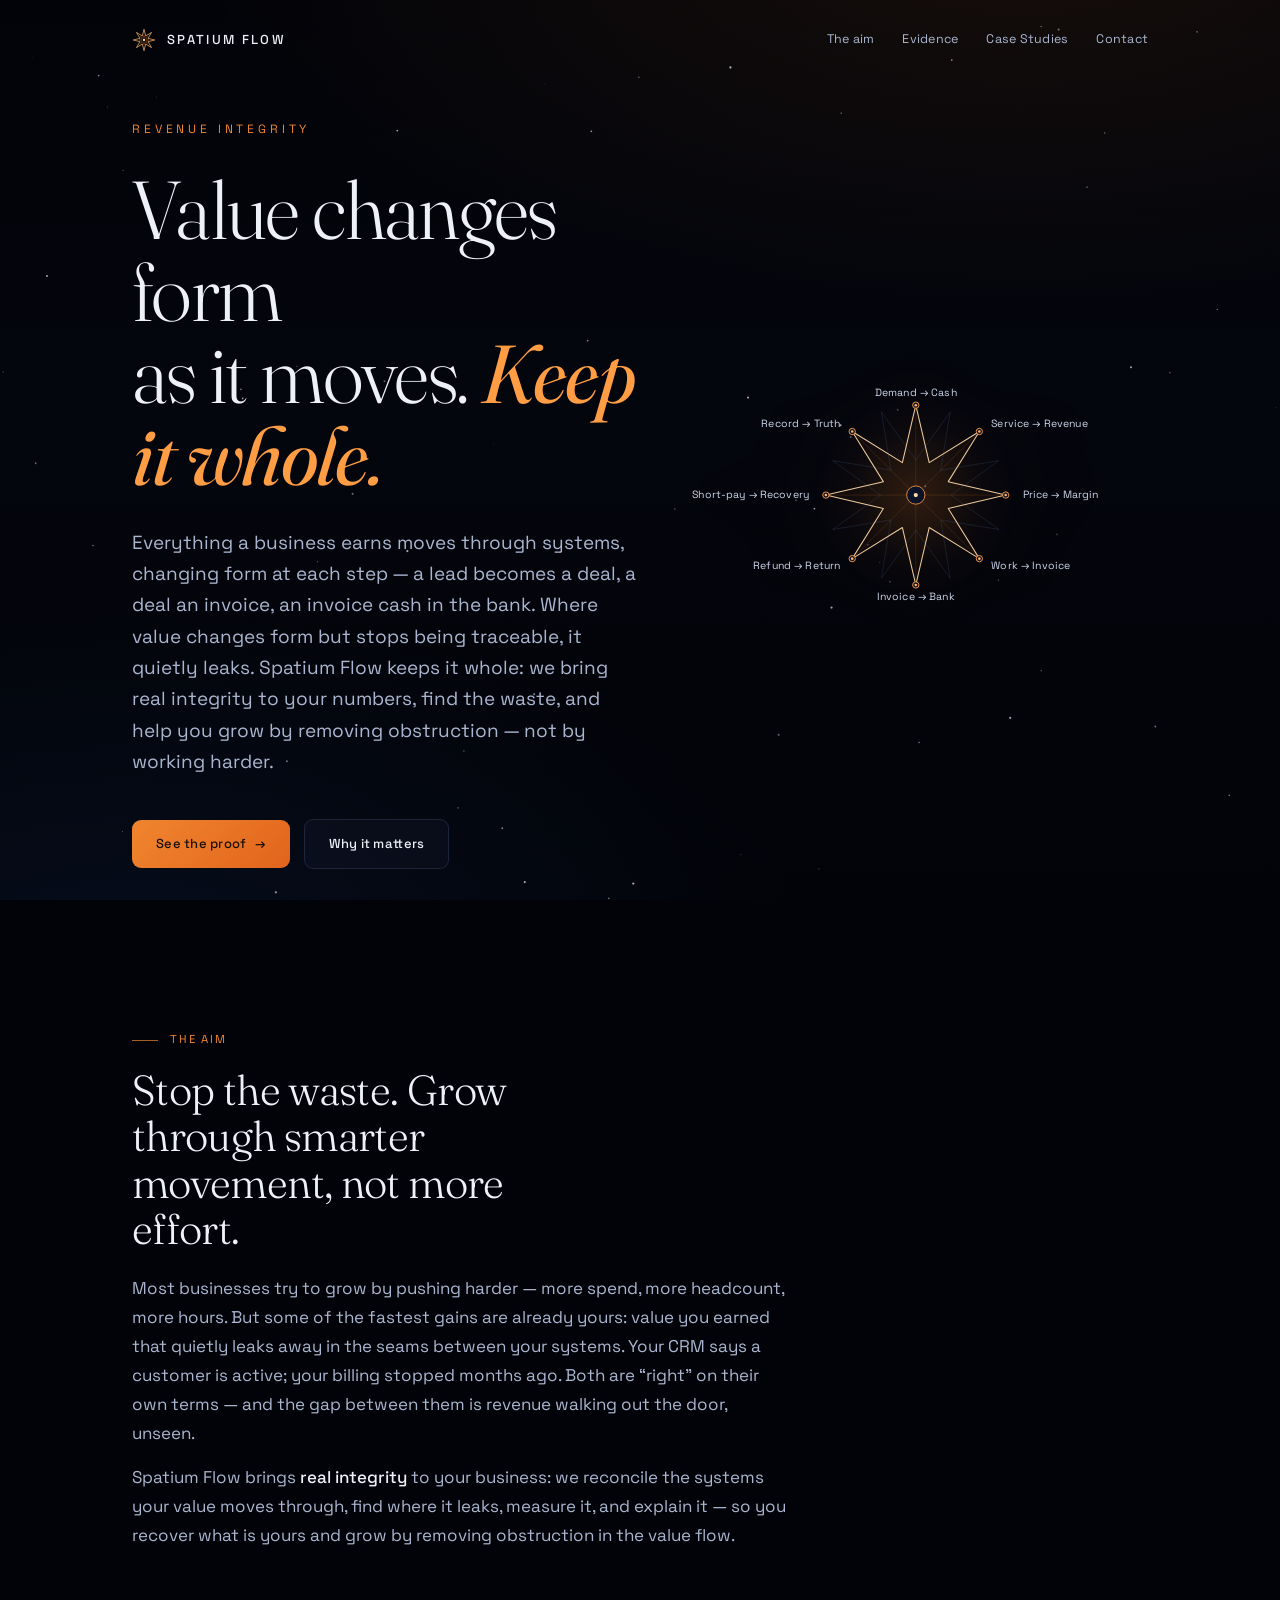
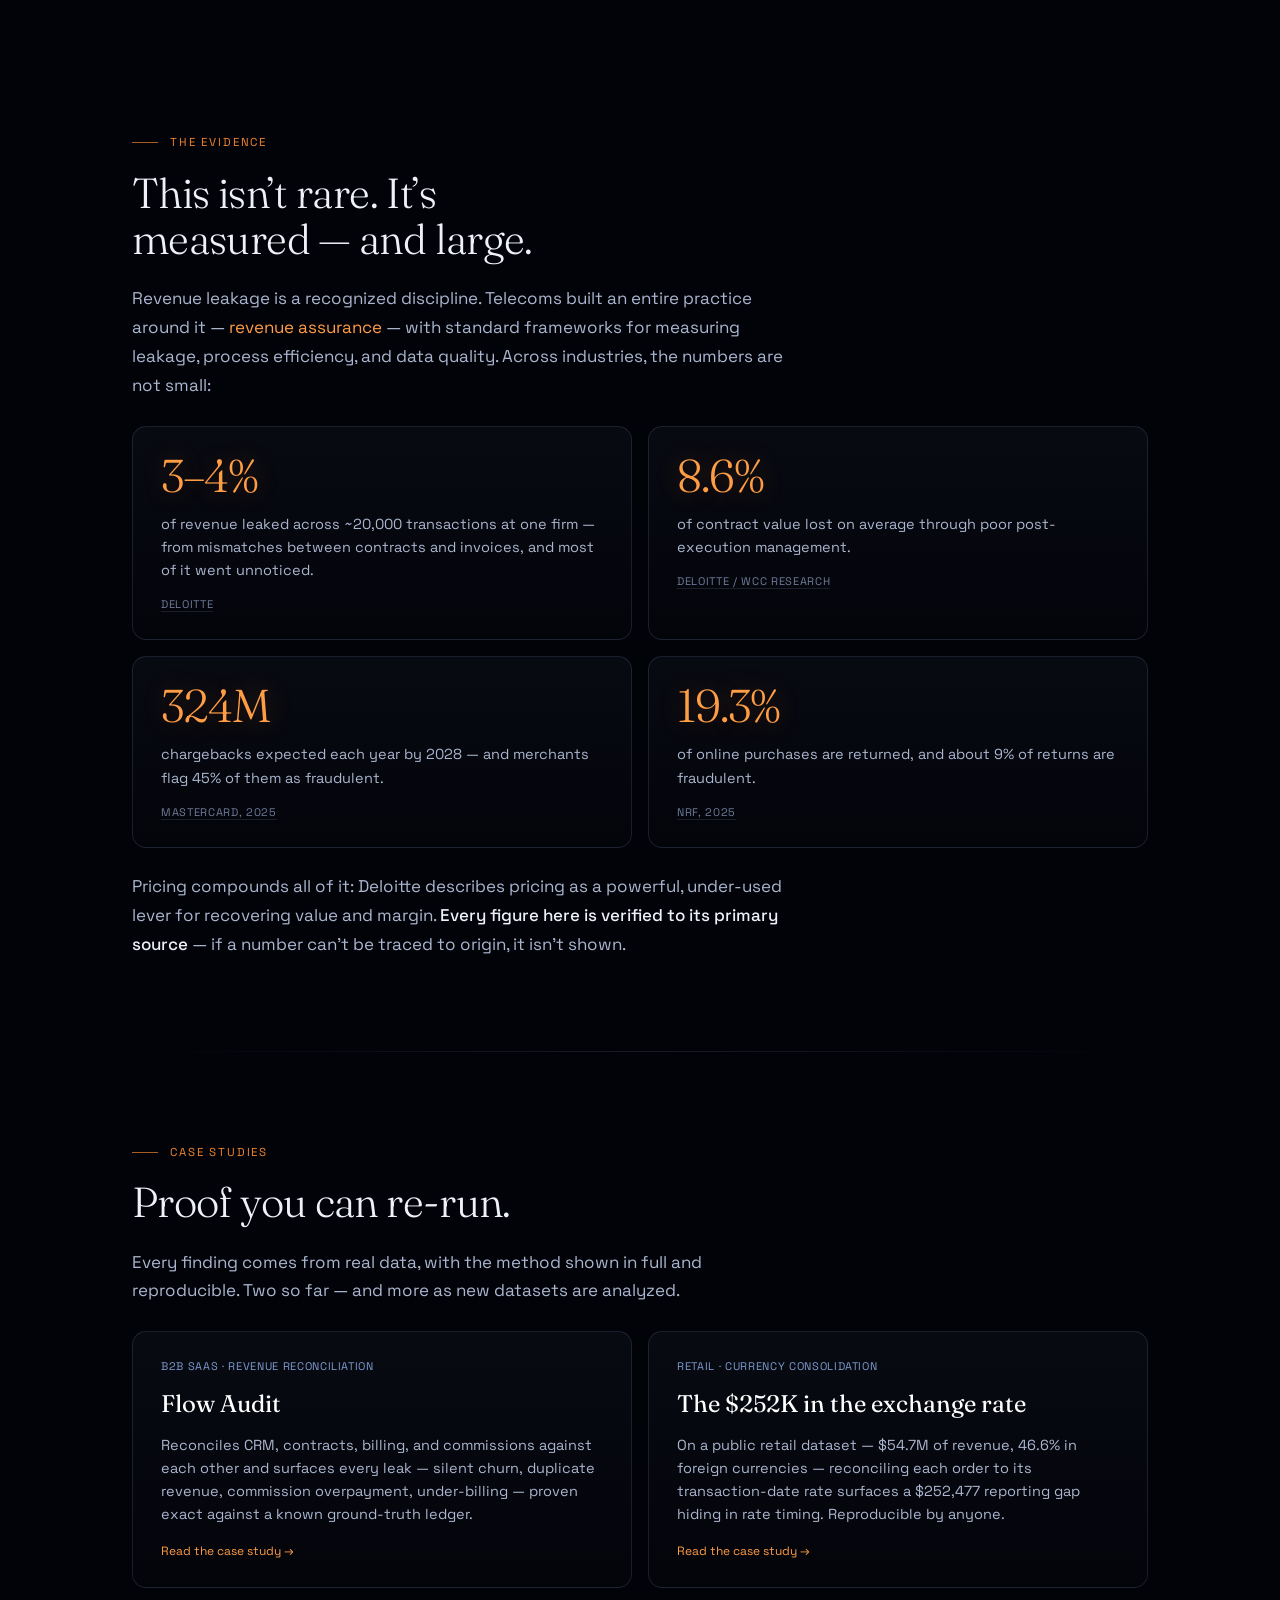
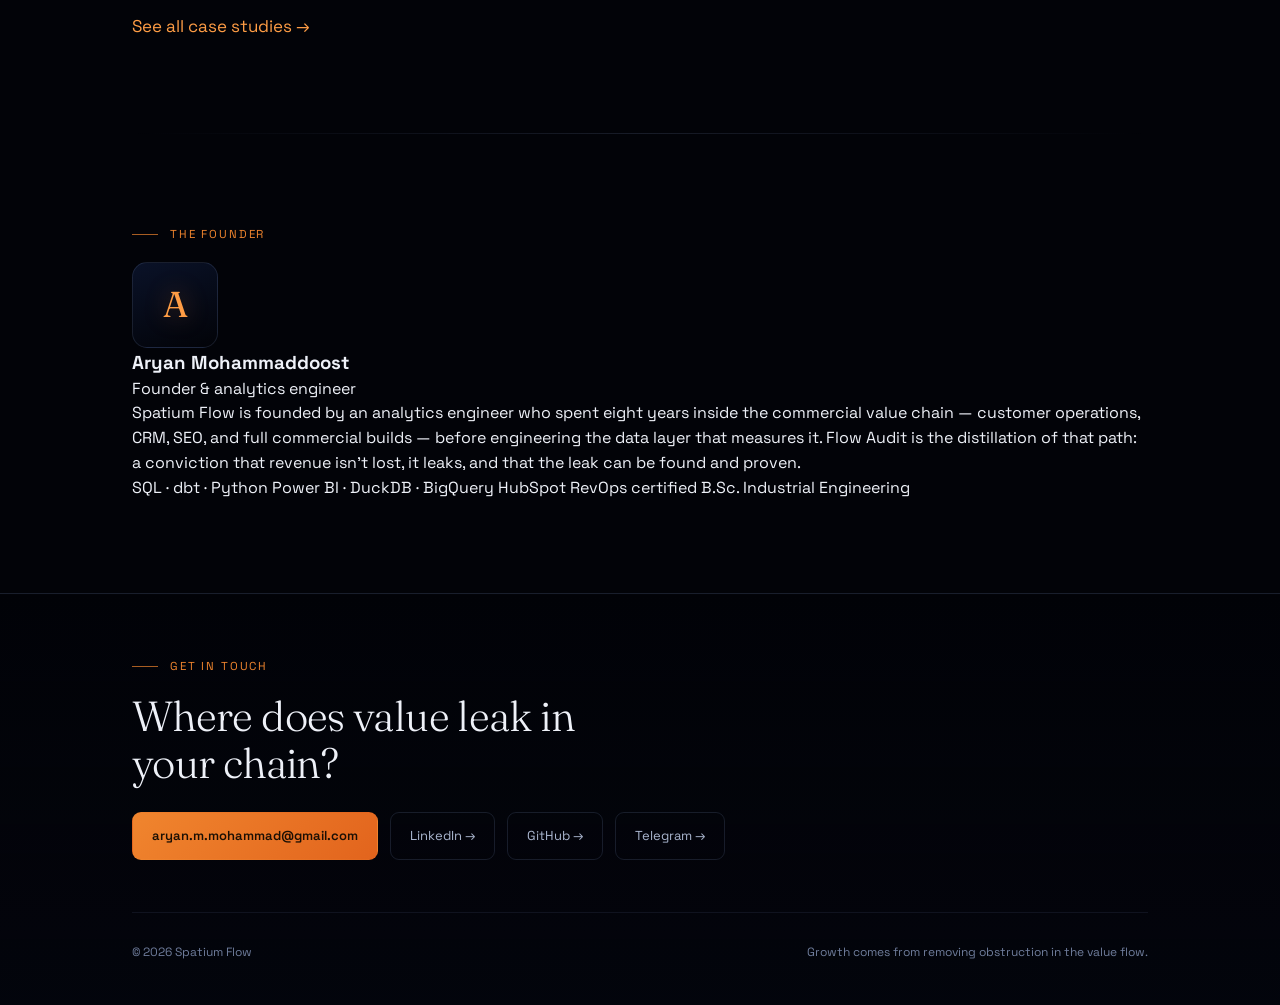
<file: docs/index.html>
<!DOCTYPE html>
<html lang="en">
<head>
<meta charset="utf-8">
<meta name="viewport" content="width=device-width, initial-scale=1">
<title>Spatium Flow — revenue integrity for the value chain</title>
<meta name="description" content="Spatium Flow brings real integrity to your business — reconciling the systems your value moves through to find, measure, and explain where revenue leaks, so you stop the waste and grow by removing obstruction.">
<link rel="icon" type="image/svg+xml" href="/favicon.svg">
<link rel="icon" type="image/png" sizes="32x32" href="/favicon-32.png">
<link rel="apple-touch-icon" href="/apple-touch-icon.png">
<link rel="preconnect" href="https://fonts.googleapis.com">
<link rel="preconnect" href="https://fonts.gstatic.com" crossorigin>
<link href="https://fonts.googleapis.com/css2?family=Fraunces:opsz,wght@9..144,300;9..144,400;9..144,500&family=Space+Grotesk:wght@400;500;600&display=swap" rel="stylesheet">
<style>
  :root{
    /* deep space */
    --void:#020308; --space:#04060d; --space-2:#070b1c; --deep:#0a1228;
    --blue:#1f4fa3; --blue-bright:#3a72d4; --blue-soft:#6f9be0;
    --orange:#f0852e; --orange-2:#ff9d45; --amber:#ffb869; --ember:#e2641d;
    --star:#eaf2ff; --paper:#eef1f8; --mist:#aab6cf; --faint:#6f7d9c;
    --line:rgba(140,160,210,.16); --line-2:rgba(140,160,210,.10);
    --mono:'Space Grotesk',ui-monospace,'Cascadia Mono',Menlo,monospace;
    --sans:'Space Grotesk',-apple-system,BlinkMacSystemFont,'Segoe UI',sans-serif;
    --serif:'Fraunces',Georgia,'Times New Roman',serif;
  }
  *{box-sizing:border-box;margin:0;padding:0}
  html{scroll-behavior:smooth}
  body{background:var(--void);color:var(--paper);font-family:var(--sans);font-size:16px;line-height:1.55;-webkit-font-smoothing:antialiased;overflow-x:hidden}
  .wrap{max-width:1080px;margin:0 auto;padding:0 32px;position:relative}
  a{color:inherit}
  ::selection{background:var(--orange);color:var(--void)}

  /* fixed starfield behind everything */
  #sky{position:fixed;inset:0;z-index:0;display:block;background:
    radial-gradient(120% 80% at 80% -10%, rgba(240,133,46,.09), transparent 55%),
    radial-gradient(90% 70% at 10% 110%, rgba(31,79,163,.14), transparent 60%),
    linear-gradient(180deg,#020308 0%,#04060d 45%,#020308 100%)}
  .page{position:relative;z-index:1}

  /* top bar */
  .bar{position:absolute;top:0;left:0;right:0;z-index:10}
  .bar .wrap{display:flex;align-items:center;justify-content:space-between;padding-top:28px}
  .brand{display:flex;align-items:center;gap:11px;font-family:var(--mono);font-size:13px;letter-spacing:.18em;color:var(--paper);text-decoration:none;font-weight:500}
  .brand .mark{width:24px;height:24px;flex:none}
  .bar nav{display:flex;gap:28px;font-family:var(--mono);font-size:12.5px;color:var(--mist);letter-spacing:.02em}
  .bar nav a{text-decoration:none;transition:color .18s}
  .bar nav a:hover{color:var(--orange-2)}
  @media(max-width:660px){.bar nav{display:none}}

  /* hero */
  
  .eyebrow{font-family:var(--mono);font-size:12px;letter-spacing:.32em;text-transform:uppercase;color:var(--orange);margin-bottom:30px;opacity:0;animation:rise .9s .1s ease forwards}
  h1{font-family:var(--serif);font-weight:300;font-size:clamp(38px,7vw,82px);line-height:1.0;letter-spacing:-.02em;max-width:15ch;margin-bottom:30px;text-shadow:none}
  h1 .ln{display:block;opacity:0;animation:rise 1s ease forwards}
  h1 .ln:nth-child(1){animation-delay:.18s}
  h1 .ln:nth-child(2){animation-delay:.34s}
  h1 em{font-style:italic;font-weight:400;color:var(--orange-2)}
  .sub{font-size:clamp(16px,2.1vw,19px);color:var(--mist);max-width:50ch;line-height:1.65;margin-bottom:42px;opacity:0;animation:rise 1s .5s ease forwards}
  .cta-row{display:flex;flex-wrap:wrap;gap:14px;align-items:center;opacity:0;animation:rise 1s .66s ease forwards}
  .btn{font-family:var(--mono);font-size:13px;letter-spacing:.02em;font-weight:500;text-decoration:none;padding:14px 24px;border-radius:9px;transition:transform .16s,box-shadow .16s,background .16s,border-color .16s;display:inline-flex;align-items:center;gap:9px}
  .btn-primary{background:linear-gradient(135deg,var(--orange),var(--ember));color:#1a0f04;box-shadow:0 0 0 rgba(240,133,46,0)}
  .btn-primary:hover{transform:translateY(-2px);box-shadow:0 14px 40px -10px rgba(240,133,46,.6)}
  .btn-ghost{border:1px solid var(--line);color:var(--paper);background:rgba(140,160,210,.04)}
  .btn-ghost:hover{border-color:var(--blue-soft);color:#fff}
  .btn .ar{transition:transform .16s}.btn:hover .ar{transform:translateX(3px)}
  @keyframes rise{from{opacity:0;transform:translateY(16px)}to{opacity:1;transform:none}}

  /* the SIGNATURE rift — two systems, a glowing orange rift in deep space */
  @media(max-width:560px){.iv{grid-template-columns:1fr;max-width:340px;gap:12px}.iv .between{height:34px}.iv .between::before{left:50%;right:auto;top:8px;bottom:8px;width:1px;height:auto}}

  /* section shell */
  section{padding:92px 0;position:relative}
  .lab{font-family:var(--mono);font-size:11.5px;letter-spacing:.16em;text-transform:uppercase;color:var(--orange);margin-bottom:18px;display:flex;align-items:center;gap:12px}
  .lab::before{content:"";width:26px;height:1px;background:var(--orange);opacity:.7}
  h2{font-family:var(--serif);font-weight:300;font-size:clamp(27px,4vw,42px);line-height:1.1;letter-spacing:-.015em;max-width:18ch;margin-bottom:22px}
  .body-lg{font-size:17px;color:var(--mist);max-width:60ch;line-height:1.7}
  .body-lg strong{color:var(--paper);font-weight:500}
  .body-lg em{color:var(--orange-2);font-style:italic}

  /* stats / proof band */
  .proof{padding:54px 0 16px;position:relative}
  .proof-grid{display:grid;grid-template-columns:repeat(4,1fr);gap:24px;border-top:1px solid var(--line);border-bottom:1px solid var(--line);padding:40px 0}
  .pf{text-align:center}
  .pf .pv{font-family:var(--serif);font-weight:300;font-size:clamp(34px,5vw,52px);line-height:1;color:#fff;letter-spacing:-.02em;font-variant-numeric:tabular-nums}
  .pf .pv .c{color:var(--orange-2);font-size:.5em;vertical-align:.35em;margin-right:.04em}
  .pf .pv .u{color:var(--orange-2);font-size:.6em;vertical-align:.05em;margin-left:.02em}
  .pf .pl{font-family:var(--mono);font-size:11.5px;letter-spacing:.03em;color:var(--faint);margin-top:13px;line-height:1.5;text-transform:uppercase}
  .proof-note{text-align:center;font-family:var(--mono);font-size:12.5px;color:var(--mist);margin-top:22px}
  .proof-note a{color:var(--orange-2);text-decoration:none}
  .proof-note a:hover{text-decoration:underline}
  @media(max-width:680px){.proof-grid{grid-template-columns:1fr 1fr;gap:30px 18px;padding:32px 0}}
  .divider{height:1px;background:linear-gradient(90deg,transparent,var(--line),transparent)}

  /* thesis chain */
  .chain{display:flex;flex-wrap:wrap;gap:8px;margin-top:38px;align-items:center}
  .chain .step{font-family:var(--mono);font-size:11.5px;letter-spacing:.03em;text-transform:uppercase;color:var(--mist);border:1px solid var(--line);border-radius:7px;padding:9px 14px;background:rgba(140,160,210,.04)}
  .chain .arr{color:var(--orange);font-size:13px;opacity:.7}

  /* product */
  .pcard{display:grid;grid-template-columns:1.15fr .85fr;border:1px solid var(--line);border-radius:16px;overflow:hidden;background:linear-gradient(180deg,rgba(140,160,210,.05),rgba(140,160,210,.015))}
  .pcard .left{padding:40px 38px}
  .pcard .tag{font-family:var(--mono);font-size:11px;letter-spacing:.08em;text-transform:uppercase;color:var(--orange-2);margin-bottom:15px}
  .pcard h3{font-family:var(--serif);font-weight:400;font-size:32px;margin-bottom:15px;color:#fff}
  .pcard p{font-size:15px;color:var(--mist);line-height:1.65;margin-bottom:28px;max-width:46ch}
  .pcard .right{border-left:1px solid var(--line);padding:34px 32px;display:flex;flex-direction:column;justify-content:center;background:rgba(4,6,15,.4)}
  .stat{padding:15px 0;border-bottom:1px solid var(--line-2)}
  .stat:last-child{border-bottom:none}
  .stat .v{font-family:var(--serif);font-size:32px;line-height:1;color:var(--orange-2);font-variant-numeric:tabular-nums;text-shadow:0 0 30px rgba(240,133,46,.35)}
  .stat .v .c{color:var(--blue-soft);font-size:.5em;vertical-align:.3em;margin-right:.06em;text-shadow:none}
  .stat .v.blue{color:var(--blue-soft);text-shadow:0 0 30px rgba(58,114,212,.4)}
  .stat .l{font-family:var(--mono);font-size:10.5px;letter-spacing:.04em;text-transform:uppercase;color:var(--faint);margin-top:8px}
  @media(max-width:720px){.pcard{grid-template-columns:1fr}.pcard .right{border-left:none;border-top:1px solid var(--line)}}

  /* roadmap */
  .rgrid{display:grid;grid-template-columns:repeat(4,1fr);gap:14px;margin-top:12px}
  .ritem{border:1px solid var(--line);border-radius:12px;padding:22px 20px;background:rgba(140,160,210,.03)}
  .ritem .st{font-family:var(--mono);font-size:10px;letter-spacing:.06em;text-transform:uppercase;padding:3px 10px;border-radius:20px;display:inline-block;margin-bottom:14px}
  .ritem.live .st{background:linear-gradient(135deg,var(--orange),var(--ember));color:#1a0f04;font-weight:600}
  .ritem.next{border-style:dashed;background:transparent}
  .ritem.next .st{color:var(--blue-soft);border:1px solid var(--line)}
  .ritem h4{font-size:15.5px;font-weight:600;margin-bottom:7px;letter-spacing:-.01em;color:var(--paper)}
  .ritem p{font-size:13px;color:var(--faint);line-height:1.5}
  @media(max-width:760px){.rgrid{grid-template-columns:1fr 1fr}}
  @media(max-width:440px){.rgrid{grid-template-columns:1fr}}

  /* founder */
  .founder .inner{display:grid;grid-template-columns:auto 1fr;gap:30px;align-items:start;max-width:820px}
  .mono-badge{width:86px;height:86px;border-radius:15px;background:linear-gradient(160deg,var(--deep),var(--void));border:1px solid var(--line);display:flex;align-items:center;justify-content:center;flex:none}
  .mono-badge span{font-family:var(--serif);font-size:36px;color:var(--orange-2);text-shadow:0 0 24px rgba(240,133,46,.4)}
  .founder h3{font-size:20px;font-weight:600;margin-bottom:4px;letter-spacing:-.01em}
  .founder .role{font-family:var(--mono);font-size:12.5px;color:var(--orange-2);margin-bottom:18px}
  .founder p{font-size:15.5px;color:var(--mist);line-height:1.68;max-width:60ch;margin-bottom:16px}
  .founder .creds{display:flex;flex-wrap:wrap;gap:8px}
  .founder .creds span{font-family:var(--mono);font-size:11.5px;color:var(--mist);border:1px solid var(--line);border-radius:7px;padding:7px 13px;background:rgba(140,160,210,.04)}
  @media(max-width:560px){.founder .inner{grid-template-columns:1fr}}

  /* footer */
  .foot{border-top:1px solid var(--line);padding:64px 0 44px;background:linear-gradient(180deg,transparent,rgba(4,6,15,.6))}
  .foot h2{margin-bottom:26px}
  .foot .contact{display:flex;flex-wrap:wrap;gap:12px;margin-bottom:52px}
  .foot a.cbtn{font-family:var(--mono);font-size:13px;text-decoration:none;border:1px solid var(--line);border-radius:9px;padding:13px 19px;transition:border-color .16s,color .16s,transform .16s;color:var(--mist)}
  .foot a.cbtn:hover{border-color:var(--blue-soft);color:#fff;transform:translateY(-2px)}
  .foot a.cbtn.gold{background:linear-gradient(135deg,var(--orange),var(--ember));color:#1a0f04;border-color:transparent;font-weight:600}
  .foot .base{display:flex;flex-wrap:wrap;justify-content:space-between;gap:18px;align-items:center;border-top:1px solid var(--line-2);padding-top:30px;font-family:var(--mono);font-size:12px;color:var(--faint)}

  /* balanced hero */
  .hero{min-height:100vh;display:flex;align-items:center;padding:120px 0 70px;position:relative}
  .hero-grid{display:grid;grid-template-columns:1.05fr .95fr;gap:40px;align-items:center;width:100%}
  .hero-text{max-width:none}
  .hero-emblem{display:flex;align-items:center;justify-content:center}
  .hero-emblem svg{width:100%;max-width:560px;height:auto;display:block;filter:drop-shadow(0 0 30px rgba(240,133,46,.14))}
  @media(max-width:880px){.hero-grid{grid-template-columns:1fr;gap:8px}.hero-emblem{order:-1;margin-bottom:4px}.hero-emblem svg{width:240px}}

  /* the space-between explainer */
  .gap-explain{padding:30px 0 92px;position:relative}
  .gap-demo{display:grid;grid-template-columns:1fr 56px 1fr;gap:0;align-items:stretch;margin:34px 0 26px;max-width:860px}
  .gp-sys{border:1px solid var(--line);border-radius:13px;padding:24px 26px;background:linear-gradient(180deg,rgba(140,160,210,.05),rgba(140,160,210,.015))}
  .gp-tag{font-family:var(--mono);font-size:11px;letter-spacing:.06em;text-transform:uppercase;color:var(--blue-soft);margin-bottom:11px}
  .gp-claim{font-size:16px;color:var(--mist);line-height:1.5}
  .gp-claim b{color:#fff;font-weight:600}
  .gp-mid{display:flex;align-items:center;justify-content:center}
  .gp-arrow{font-family:var(--mono);font-size:18px;color:var(--orange);opacity:.85}
  .gap-result{max-width:860px;border-left:3px solid var(--orange);padding:14px 0 14px 22px;display:flex;gap:16px;align-items:baseline;flex-wrap:wrap}
  .gr-amt{font-family:var(--serif);font-size:34px;color:var(--orange-2);line-height:1;font-variant-numeric:tabular-nums;text-shadow:0 0 26px rgba(240,133,46,.3)}
  .gr-txt{font-size:15.5px;color:var(--mist);line-height:1.6;max-width:52ch}
  .gr-txt b{color:#fff;font-weight:600}
  @media(max-width:620px){.gap-demo{grid-template-columns:1fr;gap:12px}.gp-mid{height:30px}.gp-arrow{transform:rotate(90deg)}}

  /* The Law of Value Continuity */
  .law{padding:74px 0 22px;position:relative}
  .law-text{font-family:var(--serif);font-weight:300;font-size:clamp(23px,3.2vw,37px);line-height:1.32;letter-spacing:-.01em;color:#fff;max-width:780px;margin-bottom:26px}
  .law-text em{font-style:italic;color:var(--orange-2)}

  .constellation{display:flex;justify-content:center;margin:30px auto 0;max-width:560px}
  .constellation svg{width:100%;height:auto;display:block}
  /* evidence cards + case list (home) */
  .evgrid{display:grid;grid-template-columns:repeat(2,1fr);gap:16px;margin-top:26px}
  .ev{border:1px solid var(--line);border-radius:14px;padding:26px 28px;background:linear-gradient(180deg,rgba(140,160,210,.05),rgba(140,160,210,.015))}
  .ev .n{font-family:var(--serif);font-weight:300;font-size:clamp(34px,5vw,46px);line-height:1;color:var(--orange-2);text-shadow:0 0 26px rgba(240,133,46,.28);letter-spacing:-.02em}
  .ev .d{font-size:14.5px;color:var(--mist);line-height:1.6;margin-top:14px}
  .ev .s{font-family:var(--mono);font-size:11px;letter-spacing:.06em;text-transform:uppercase;color:var(--faint);margin-top:14px}
  .ev .s a{color:var(--faint);text-decoration:none;border-bottom:1px solid var(--line)}
  .ev .s a:hover{color:var(--orange-2)}
  .caselist{display:grid;grid-template-columns:1fr 1fr;gap:16px;margin-top:26px}
  .caserow{display:block;border:1px solid var(--line);border-radius:14px;padding:26px 28px;background:linear-gradient(180deg,rgba(140,160,210,.05),rgba(140,160,210,.015));text-decoration:none;transition:border-color .18s,transform .18s}
  .caserow:hover{border-color:#3a5a8f;transform:translateY(-2px)}
  .cr-tag{font-family:var(--mono);font-size:11px;letter-spacing:.06em;text-transform:uppercase;color:#7e9bd0;margin-bottom:10px}
  .cr-title{font-family:var(--serif);font-weight:400;font-size:24px;color:#fff;margin-bottom:11px}
  .cr-desc{font-size:14.5px;color:var(--mist);line-height:1.6}
  .cr-go{font-family:var(--mono);font-size:12px;color:var(--orange-2);margin-top:16px}
  @media(max-width:680px){.evgrid,.caselist{grid-template-columns:1fr}}
  .reveal{opacity:0;transform:translateY(16px)}
  .reveal.in{opacity:1;transform:none;transition:opacity .7s ease,transform .7s ease}
  @media(prefers-reduced-motion:reduce){*{animation:none!important;transition:none!important;scroll-behavior:auto}.reveal{opacity:1;transform:none}.eyebrow,h1 .ln,.sub,.cta-row{opacity:1!important}}
</style>
</head>
<body>
<canvas id="sky"></canvas>
<div class="page">

<div class="bar"><div class="wrap">
  <div class="brand">
    <svg class="mark" viewBox="0 0 36 36" fill="none" xmlns="http://www.w3.org/2000/svg" aria-hidden="true"><path d="M18.0 2.0 L20.53 11.9 L29.31 6.69 L24.1 15.47 L34.0 18.0 L24.1 20.53 L29.31 29.31 L20.53 24.1 L18.0 34.0 L15.47 24.1 L6.69 29.31 L11.9 20.53 L2.0 18.0 L11.9 15.47 L6.69 6.69 L15.47 11.9 Z" stroke="#ffb869" stroke-width="1.15" stroke-linejoin="round" fill="none" opacity=".95"/><path d="M18.0 10.6 L19.15 15.23 L23.23 12.77 L20.77 16.85 L25.4 18.0 L20.77 19.15 L23.23 23.23 L19.15 20.77 L18.0 25.4 L16.85 20.77 L12.77 23.23 L15.23 19.15 L10.6 18.0 L15.23 16.85 L12.77 12.77 L16.85 15.23 Z" stroke="#f0852e" stroke-width=".9" stroke-linejoin="round" fill="none" opacity=".55"/><circle cx="18" cy="18" r="1.7" fill="#ffd9a8"/></svg>
    SPATIUM&nbsp;FLOW
  </div>
  <nav>
    <a href="#aim">The aim</a>
    <a href="#evidence">Evidence</a>
    <a href="case-studies/">Case Studies</a>
    <a href="#contact">Contact</a>
  </nav>
</div></div>

<header class="hero"><div class="wrap hero-grid">
  <div class="hero-text">
    <div class="eyebrow">Revenue integrity</div>
    <h1><span class="ln">Value changes form</span><span class="ln">as it moves. <em>Keep it whole.</em></span></h1>
    <p class="sub">Everything a business earns moves through systems, changing form at each step &mdash; a lead becomes a deal, a deal an invoice, an invoice cash in the bank. Where value changes form but stops being traceable, it quietly leaks. Spatium Flow keeps it whole: we bring real integrity to your numbers, find the waste, and help you grow by removing obstruction &mdash; not by working harder.</p>
    <div class="cta-row">
      <a class="btn btn-primary" href="#cases">See the proof <span class="ar">&rarr;</span></a>
      <a class="btn btn-ghost" href="#evidence">Why it matters</a>
    </div>
  </div>
  <div class="hero-emblem">
<svg viewBox="-30 0 660 470" fill="none" xmlns="http://www.w3.org/2000/svg" role="img" aria-label="The Anahita star showing eight aspects of value as it changes form">
  <defs>
    <radialGradient id="a-halo" cx="50%" cy="50%" r="50%"><stop offset="0" stop-color="#f0852e" stop-opacity=".14"/><stop offset="60%" stop-color="#f0852e" stop-opacity=".03"/><stop offset="100%" stop-color="#f0852e" stop-opacity="0"/></radialGradient>
    <linearGradient id="a-gold" x1="0" y1="0" x2="600" y2="470"><stop offset="0" stop-color="#ffd9a8"/><stop offset=".5" stop-color="#ff9d45"/><stop offset="1" stop-color="#e2641d"/></linearGradient>
  </defs>
  <circle cx="300" cy="235" r="150" fill="url(#a-halo)"/>
  <path d="M300.0 107.0 L319.1 188.8 L390.5 144.5 L346.2 215.9 L428.0 235.0 L346.2 254.1 L390.5 325.5 L319.1 281.2 L300.0 363.0 L280.9 281.2 L209.5 325.5 L253.8 254.1 L172.0 235.0 L253.8 215.9 L209.5 144.5 L280.9 188.8 Z" stroke="url(#a-gold)" stroke-width="1.5" stroke-linejoin="round" fill="#f0852e" fill-opacity=".03" opacity=".92"/>
  <path d="M349.0 116.7 L335.4 199.6 L418.3 186.0 L350.0 235.0 L418.3 284.0 L335.4 270.4 L349.0 353.3 L300.0 285.0 L251.0 353.3 L264.6 270.4 L181.7 284.0 L250.0 235.0 L181.7 186.0 L264.6 199.6 L251.0 116.7 L300.0 185.0 Z" stroke="#6f9be0" stroke-width="0.9" stroke-linejoin="round" fill="none" opacity=".22"/>
  <line x1="300" y1="235" x2="300.0" y2="107.0" stroke="#f0852e" stroke-width="0.8" opacity="0.26"/>
  <circle cx="300.0" cy="107.0" r="4.5" fill="#0a1228" stroke="#ff9d45" stroke-width="1.3"/><circle cx="300.0" cy="107.0" r="1.8" fill="#ffb869"/>
  <line x1="300" y1="235" x2="390.5" y2="144.5" stroke="#f0852e" stroke-width="0.8" opacity="0.26"/>
  <circle cx="390.5" cy="144.5" r="4.5" fill="#0a1228" stroke="#ff9d45" stroke-width="1.3"/><circle cx="390.5" cy="144.5" r="1.8" fill="#ffb869"/>
  <line x1="300" y1="235" x2="428.0" y2="235.0" stroke="#f0852e" stroke-width="0.8" opacity="0.26"/>
  <circle cx="428.0" cy="235.0" r="4.5" fill="#0a1228" stroke="#ff9d45" stroke-width="1.3"/><circle cx="428.0" cy="235.0" r="1.8" fill="#ffb869"/>
  <line x1="300" y1="235" x2="390.5" y2="325.5" stroke="#f0852e" stroke-width="0.8" opacity="0.26"/>
  <circle cx="390.5" cy="325.5" r="4.5" fill="#0a1228" stroke="#ff9d45" stroke-width="1.3"/><circle cx="390.5" cy="325.5" r="1.8" fill="#ffb869"/>
  <line x1="300" y1="235" x2="300.0" y2="363.0" stroke="#f0852e" stroke-width="0.8" opacity="0.26"/>
  <circle cx="300.0" cy="363.0" r="4.5" fill="#0a1228" stroke="#ff9d45" stroke-width="1.3"/><circle cx="300.0" cy="363.0" r="1.8" fill="#ffb869"/>
  <line x1="300" y1="235" x2="209.5" y2="325.5" stroke="#f0852e" stroke-width="0.8" opacity="0.26"/>
  <circle cx="209.5" cy="325.5" r="4.5" fill="#0a1228" stroke="#ff9d45" stroke-width="1.3"/><circle cx="209.5" cy="325.5" r="1.8" fill="#ffb869"/>
  <line x1="300" y1="235" x2="172.0" y2="235.0" stroke="#f0852e" stroke-width="0.8" opacity="0.26"/>
  <circle cx="172.0" cy="235.0" r="4.5" fill="#0a1228" stroke="#ff9d45" stroke-width="1.3"/><circle cx="172.0" cy="235.0" r="1.8" fill="#ffb869"/>
  <line x1="300" y1="235" x2="209.5" y2="144.5" stroke="#f0852e" stroke-width="0.8" opacity="0.26"/>
  <circle cx="209.5" cy="144.5" r="4.5" fill="#0a1228" stroke="#ff9d45" stroke-width="1.3"/><circle cx="209.5" cy="144.5" r="1.8" fill="#ffb869"/>
  <circle cx="300" cy="235" r="13" fill="#0a1228" stroke="#ff9d45" stroke-width="1.2"/>
  <circle cx="300" cy="235" r="3" fill="#ffd9a8"/>
  <text x="300.0" y="83.0" dy="0.7em" text-anchor="middle" font-family="'Space Grotesk',sans-serif" font-size="15" fill="#cdd6e8" letter-spacing="0.2">Demand → Cash</text>
  <text x="407.5" y="127.5" dy="0.7em" text-anchor="start" font-family="'Space Grotesk',sans-serif" font-size="15" fill="#cdd6e8" letter-spacing="0.2">Service → Revenue</text>
  <text x="452.0" y="235.0" dy="0.32em" text-anchor="start" font-family="'Space Grotesk',sans-serif" font-size="15" fill="#cdd6e8" letter-spacing="0.2">Price → Margin</text>
  <text x="407.5" y="342.5" dy="-0.15em" text-anchor="start" font-family="'Space Grotesk',sans-serif" font-size="15" fill="#cdd6e8" letter-spacing="0.2">Work → Invoice</text>
  <text x="300.0" y="387.0" dy="-0.15em" text-anchor="middle" font-family="'Space Grotesk',sans-serif" font-size="15" fill="#cdd6e8" letter-spacing="0.2">Invoice → Bank</text>
  <text x="192.5" y="342.5" dy="-0.15em" text-anchor="end" font-family="'Space Grotesk',sans-serif" font-size="15" fill="#cdd6e8" letter-spacing="0.2">Refund → Return</text>
  <text x="148.0" y="235.0" dy="0.32em" text-anchor="end" font-family="'Space Grotesk',sans-serif" font-size="15" fill="#cdd6e8" letter-spacing="0.2">Short-pay → Recovery</text>
  <text x="192.5" y="127.5" dy="0.7em" text-anchor="end" font-family="'Space Grotesk',sans-serif" font-size="15" fill="#cdd6e8" letter-spacing="0.2">Record → Truth</text>
</svg>
  </div>
</div></header>

<section id="aim"><div class="wrap reveal">
  <div class="lab">The aim</div>
  <h2>Stop the waste. Grow through smarter movement, not more effort.</h2>
  <p class="body-lg">Most businesses try to grow by pushing harder &mdash; more spend, more headcount, more hours. But some of the fastest gains are already yours: value you earned that quietly leaks away in the seams between your systems. Your CRM says a customer is active; your billing stopped months ago. Both are &ldquo;right&rdquo; on their own terms &mdash; and the gap between them is revenue walking out the door, unseen.</p>
  <p class="body-lg" style="margin-top:16px">Spatium Flow brings <strong>real integrity</strong> to your business: we reconcile the systems your value moves through, find where it leaks, measure it, and explain it &mdash; so you recover what is yours and grow by removing obstruction in the value flow.</p>
</div></section>

<section id="evidence"><div class="wrap reveal">
  <div class="lab">The evidence</div>
  <h2>This isn&rsquo;t rare. It&rsquo;s measured &mdash; and large.</h2>
  <p class="body-lg">Revenue leakage is a recognized discipline. Telecoms built an entire practice around it &mdash; <a href="https://www.tmforum.org" target="_blank" rel="noopener" style="color:var(--orange-2);text-decoration:none">revenue assurance</a> &mdash; with standard frameworks for measuring leakage, process efficiency, and data quality. Across industries, the numbers are not small:</p>
  <div class="evgrid">
    <div class="ev"><div class="n">3&ndash;4%</div><div class="d">of revenue leaked across ~20,000 transactions at one firm &mdash; from mismatches between contracts and invoices, and most of it went unnoticed.</div><div class="s"><a href="https://www.deloitte.com" target="_blank" rel="noopener">Deloitte</a></div></div>
    <div class="ev"><div class="n">8.6%</div><div class="d">of contract value lost on average through poor post-execution management.</div><div class="s"><a href="https://www.deloitte.com" target="_blank" rel="noopener">Deloitte / WCC research</a></div></div>
    <div class="ev"><div class="n">324M</div><div class="d">chargebacks expected each year by 2028 &mdash; and merchants flag 45% of them as fraudulent.</div><div class="s"><a href="https://www.mastercard.com" target="_blank" rel="noopener">Mastercard, 2025</a></div></div>
    <div class="ev"><div class="n">19.3%</div><div class="d">of online purchases are returned, and about 9% of returns are fraudulent.</div><div class="s"><a href="https://nrf.com" target="_blank" rel="noopener">NRF, 2025</a></div></div>
  </div>
  <p class="body-lg" style="margin-top:24px">Pricing compounds all of it: Deloitte describes pricing as a powerful, under-used lever for recovering value and margin. <strong>Every figure here is verified to its primary source</strong> &mdash; if a number can&rsquo;t be traced to origin, it isn&rsquo;t shown.</p>
</div></section>

<div class="wrap"><div class="divider"></div></div>

<section id="cases"><div class="wrap reveal">
  <div class="lab">Case studies</div>
  <h2>Proof you can re-run.</h2>
  <p class="body-lg">Every finding comes from real data, with the method shown in full and reproducible. Two so far &mdash; and more as new datasets are analyzed.</p>
  <div class="caselist">
    <a class="caserow" href="case-studies/">
      <div class="cr-tag">B2B SaaS &middot; revenue reconciliation</div>
      <div class="cr-title">Flow Audit</div>
      <div class="cr-desc">Reconciles CRM, contracts, billing, and commissions against each other and surfaces every leak &mdash; silent churn, duplicate revenue, commission overpayment, under-billing &mdash; proven exact against a known ground-truth ledger.</div>
      <div class="cr-go">Read the case study &rarr;</div>
    </a>
    <a class="caserow" href="case-studies/">
      <div class="cr-tag">Retail &middot; currency consolidation</div>
      <div class="cr-title">The $252K in the exchange rate</div>
      <div class="cr-desc">On a public retail dataset &mdash; $54.7M of revenue, 46.6% in foreign currencies &mdash; reconciling each order to its transaction-date rate surfaces a $252,477 reporting gap hiding in rate timing. Reproducible by anyone.</div>
      <div class="cr-go">Read the case study &rarr;</div>
    </a>
  </div>
  <p class="body-lg" style="margin-top:24px"><a href="case-studies/" style="color:var(--orange-2);text-decoration:none">See all case studies &rarr;</a></p>
</div></section>

<div class="wrap"><div class="divider"></div></div>

<section id="founder"><div class="wrap reveal">
  <div class="lab">The founder</div>
  <div class="inner">
    <div class="mono-badge"><span>A</span></div>
    <div>
      <h3>Aryan Mohammaddoost</h3>
      <div class="role">Founder &amp; analytics engineer</div>
      <p>Spatium Flow is founded by an analytics engineer who spent eight years inside the commercial value chain — customer operations, CRM, SEO, and full commercial builds — before engineering the data layer that measures it. Flow Audit is the distillation of that path: a conviction that revenue isn't lost, it leaks, and that the leak can be found and proven.</p>
      <div class="creds">
        <span>SQL · dbt · Python</span>
        <span>Power BI · DuckDB · BigQuery</span>
        <span>HubSpot RevOps certified</span>
        <span>B.Sc. Industrial Engineering</span>
      </div>
    </div>
  </div>
</div></section>

<footer class="foot" id="contact"><div class="wrap reveal">
  <div class="lab">Get in touch</div>
  <h2>Where does value leak in your chain?</h2>
  <div class="contact">
    <a class="cbtn gold" href="mailto:aryan.m.mohammad@gmail.com">aryan.m.mohammad@gmail.com</a>
    <a class="cbtn" href="https://www.linkedin.com/in/aryan-mohammaddoost-990b6631a" target="_blank" rel="noopener">LinkedIn →</a>
    <a class="cbtn" href="https://github.com/aryanmmohammad-commits/flow_audit_v2" target="_blank" rel="noopener">GitHub →</a>
    <a class="cbtn" href="https://t.me/Ryanmhd98" target="_blank" rel="noopener">Telegram →</a>
  </div>
  <div class="base">
    <span>© 2026 Spatium Flow</span>
    <span>Growth comes from removing obstruction in the value flow.</span>
  </div>
</div></footer>

</div>

<script>
// ---- starfield: quiet night sky — slow, calm drift + gentle twinkle (no fast stars, no streaks) ----
(function(){
  const reduce = window.matchMedia && window.matchMedia('(prefers-reduced-motion: reduce)').matches;
  const cv = document.getElementById('sky'); if(!cv) return;
  const ctx = cv.getContext('2d');
  let w,h,dpr,stars=[];
  function size(){
    dpr=Math.min(window.devicePixelRatio||1,2);
    w=cv.width=innerWidth*dpr; h=cv.height=innerHeight*dpr;
    cv.style.width=innerWidth+'px'; cv.style.height=innerHeight+'px';
    const n=Math.round((innerWidth*innerHeight)/16000);   // gentle density, calm
    stars=Array.from({length:n},()=>{
      const z=Math.random();
      return {x:Math.random()*w,y:Math.random()*h,
        r:(z*0.8+0.35)*dpr, base:0.22+z*0.4,
        tw:Math.random()*Math.PI*2, tws:0.12+Math.random()*0.3,
        vx:(0.016+z*0.04)*dpr,            // slow, gentle drift — none move fast
        warm:Math.random()<0.06};
    });
  }
  function draw(t){
    ctx.clearRect(0,0,w,h);
    for(const s of stars){
      if(!reduce){ s.x-=s.vx; if(s.x<-2) s.x=w+2; }   // calm drift
      const tw=reduce?0.6:(s.base+0.18*Math.sin(t*0.001*s.tws+s.tw));
      const a=Math.max(0.06,tw);
      ctx.beginPath(); ctx.arc(s.x,s.y,s.r,0,6.2832);
      ctx.fillStyle=(s.warm?'rgba(255,196,140,':'rgba(216,226,242,')+a+')';
      ctx.fill();
    }
    if(!reduce) requestAnimationFrame(draw);
  }
  size();
  if(reduce){draw(0);} else {requestAnimationFrame(draw);}
  let to; addEventListener('resize',()=>{clearTimeout(to);to=setTimeout(size,150)});
})();
// ---- scroll reveal ----
if(!(window.matchMedia && window.matchMedia('(prefers-reduced-motion: reduce)').matches)){
  const io=new IntersectionObserver((es)=>{es.forEach(e=>{if(e.isIntersecting){e.target.classList.add('in');io.unobserve(e.target);}});},{threshold:.12});
  document.querySelectorAll('.reveal').forEach(el=>io.observe(el));
} else {
  document.querySelectorAll('.reveal').forEach(el=>el.classList.add('in'));
}
</script>
</body>
</html>
</file>
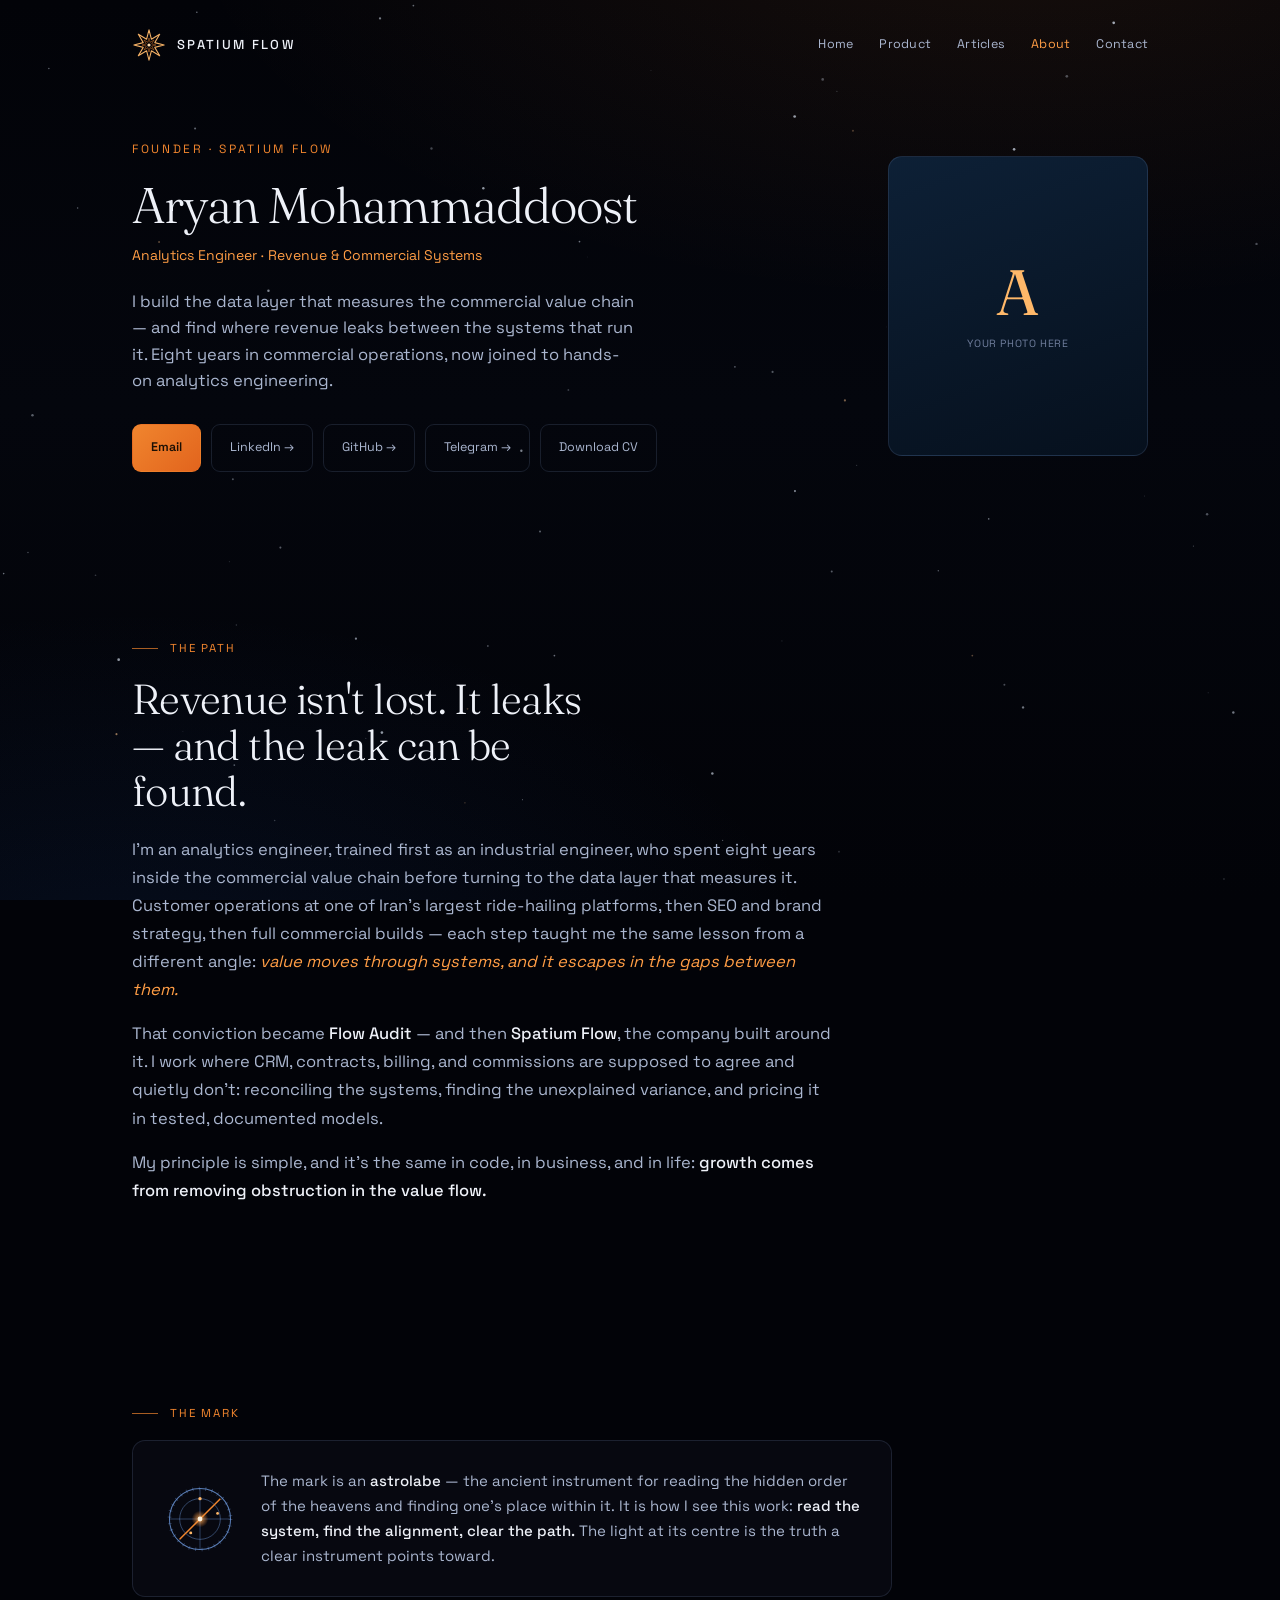
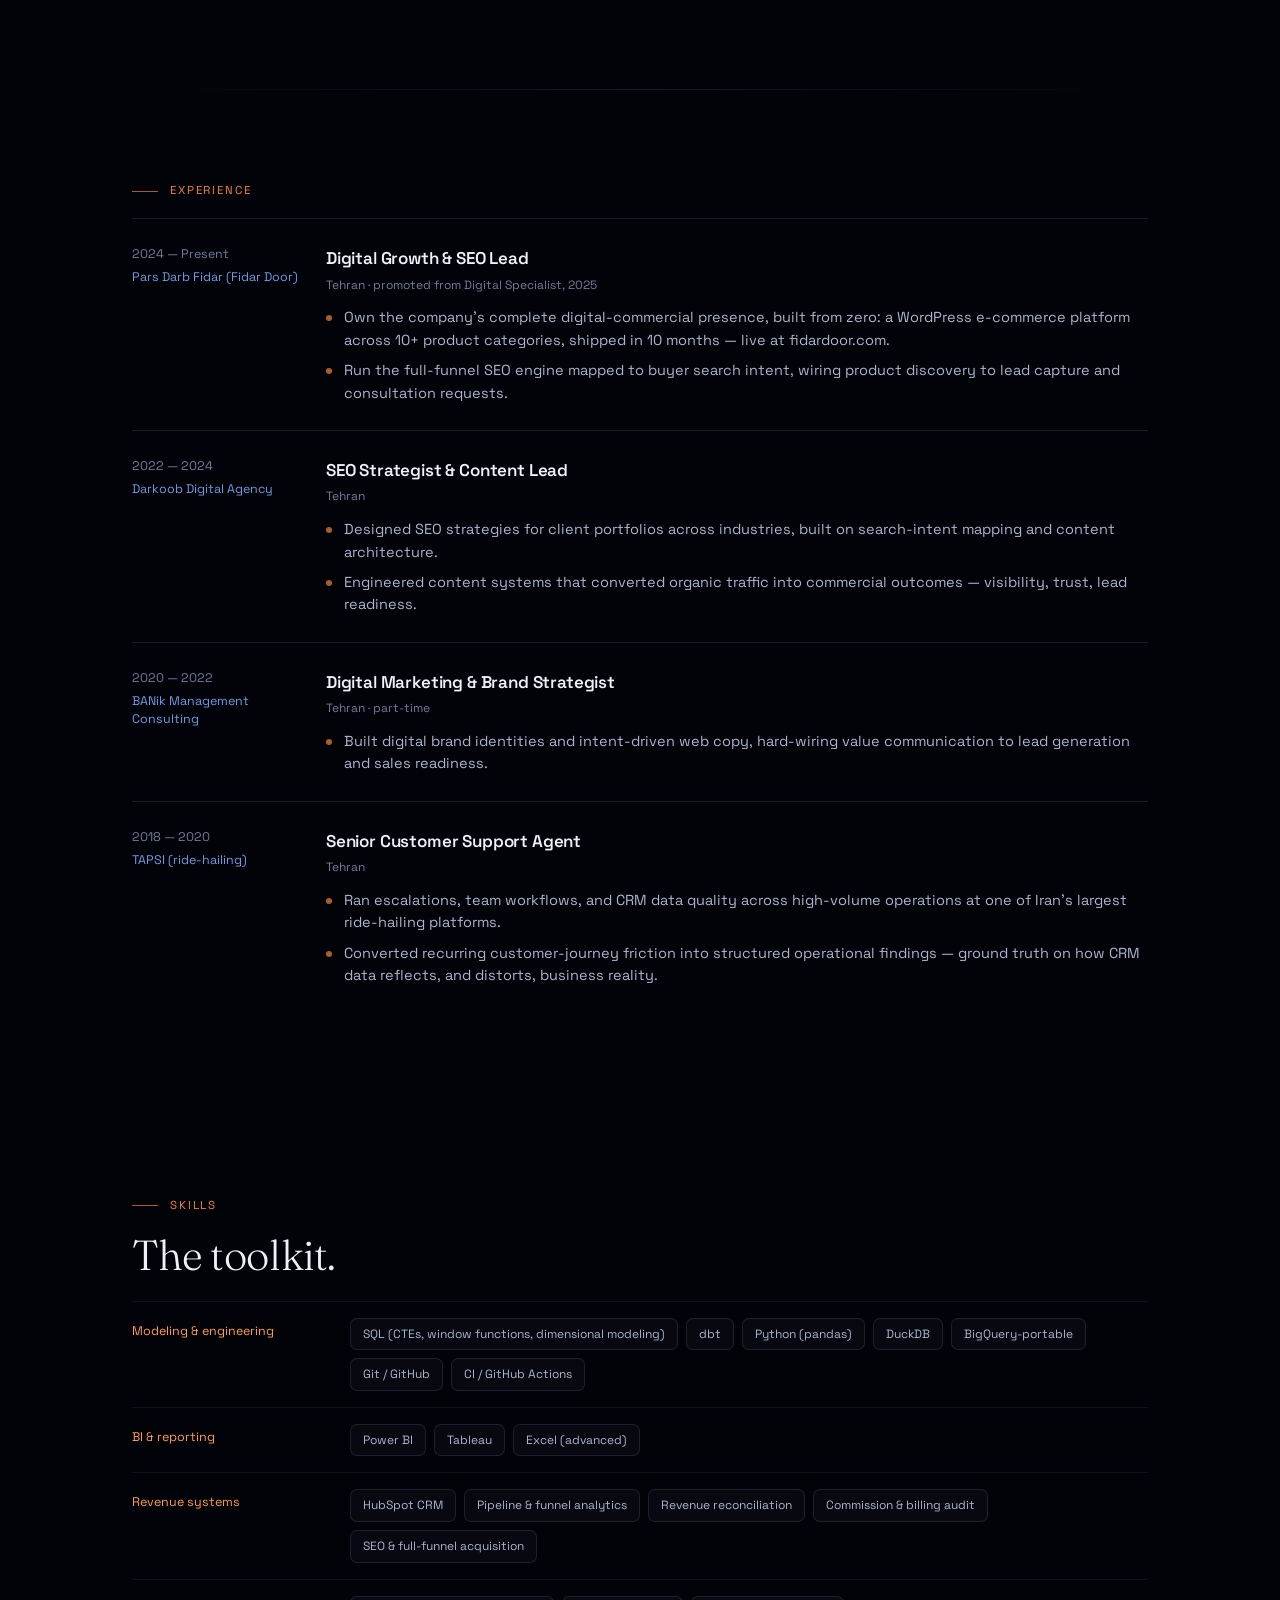
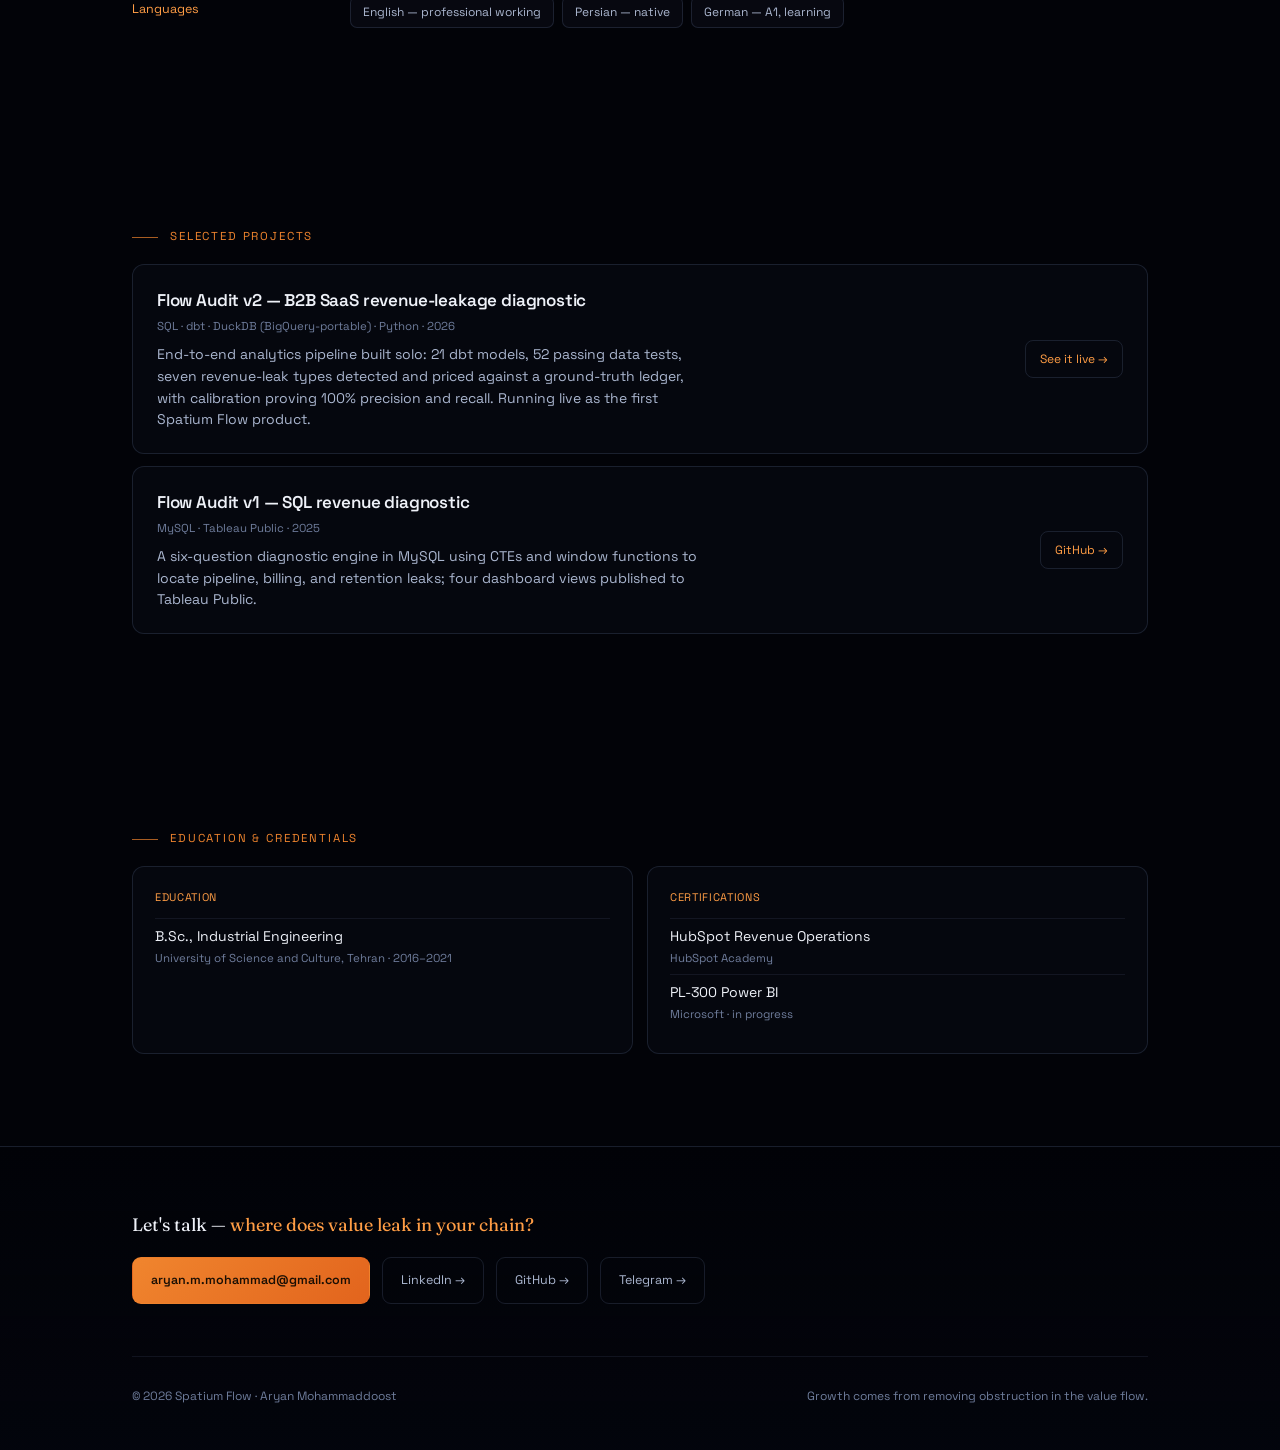
<file: docs/about/index.html>
<!DOCTYPE html>
<html lang="en">
<head>
<meta charset="utf-8">
<meta name="viewport" content="width=device-width, initial-scale=1">
<title>Aryan Mohammaddoost — Analytics Engineer | Spatium Flow</title>
<meta name="description" content="Aryan Mohammaddoost — analytics engineer building the data layer that measures the commercial value chain. Founder of Spatium Flow.">
<link rel="icon" type="image/svg+xml" href="/favicon.svg">
<link rel="icon" type="image/png" sizes="32x32" href="/favicon-32.png">
<link rel="apple-touch-icon" href="/apple-touch-icon.png">
<link rel="preconnect" href="https://fonts.googleapis.com">
<link rel="preconnect" href="https://fonts.gstatic.com" crossorigin>
<link href="https://fonts.googleapis.com/css2?family=Fraunces:opsz,wght@9..144,300;9..144,400;9..144,500&family=Space+Grotesk:wght@400;500;600&display=swap" rel="stylesheet">
<link href="../assets/site.css" rel="stylesheet">
</head>
<body>
<canvas id="sky"></canvas>
<div class="page">

<div class="bar"><div class="wrap">
  <a class="brand" href="../">
    <svg class="mark" viewBox="0 0 36 36" fill="none" xmlns="http://www.w3.org/2000/svg" aria-hidden="true"><path d="M18.0 2.0 L20.53 11.9 L29.31 6.69 L24.1 15.47 L34.0 18.0 L24.1 20.53 L29.31 29.31 L20.53 24.1 L18.0 34.0 L15.47 24.1 L6.69 29.31 L11.9 20.53 L2.0 18.0 L11.9 15.47 L6.69 6.69 L15.47 11.9 Z" stroke="#ffb869" stroke-width="1.15" stroke-linejoin="round" fill="none" opacity=".95"/><path d="M18.0 10.6 L19.15 15.23 L23.23 12.77 L20.77 16.85 L25.4 18.0 L20.77 19.15 L23.23 23.23 L19.15 20.77 L18.0 25.4 L16.85 20.77 L12.77 23.23 L15.23 19.15 L10.6 18.0 L15.23 16.85 L12.77 12.77 L16.85 15.23 Z" stroke="#f0852e" stroke-width=".9" stroke-linejoin="round" fill="none" opacity=".55"/><circle cx="18" cy="18" r="1.7" fill="#ffd9a8"/></svg>
    SPATIUM&nbsp;FLOW
  </a>
  <nav>
    <a href="../">Home</a>
    <a href="../flow-audit/">Product</a>
    <a href="../articles/">Articles</a>
    <a href="./" class="on">About</a>
    <a href="#contact">Contact</a>
  </nav>
</div></div>

<header class="ab-hero"><div class="wrap">
  <div>
    <div class="eyebrow">Founder · Spatium Flow</div>
    <h1>Aryan Mohammaddoost</h1>
    <div class="role">Analytics Engineer · Revenue &amp; Commercial Systems</div>
    <p class="pos">I build the data layer that measures the commercial value chain — and find where revenue leaks between the systems that run it. Eight years in commercial operations, now joined to hands-on analytics engineering.</p>
    <div class="contact">
      <a class="cbtn gold" href="mailto:aryan.m.mohammad@gmail.com">Email</a>
      <a class="cbtn" href="https://www.linkedin.com/in/aryan-mohammaddoost-990b6631a" target="_blank" rel="noopener">LinkedIn &rarr;</a>
      <a class="cbtn" href="https://github.com/aryanmmohammad-commits" target="_blank" rel="noopener">GitHub &rarr;</a>
      <a class="cbtn" href="https://t.me/Ryanmhd98" target="_blank" rel="noopener">Telegram &rarr;</a>
      <!-- CV: drop your PDF in this /about/ folder as cv.pdf to enable -->
      <a class="cbtn" href="cv.pdf" target="_blank" rel="noopener">Download CV</a>
    </div>
  </div>
  <!-- PHOTO: replace the .ph block with <img src="photo.jpg" alt="Aryan Mohammaddoost"> after adding photo.jpg here -->
  <div class="photo"><div class="ph"><div class="mono-ch">A</div><div class="hint">your photo here</div></div></div>
</div></header>

<section id="path"><div class="wrap reveal">
  <div class="lab">The path</div>
  <h2>Revenue isn't lost. It leaks — and the leak can be found.</h2>
  <div class="prose">
    <p>I'm an analytics engineer, trained first as an industrial engineer, who spent eight years inside the commercial value chain before turning to the data layer that measures it. Customer operations at one of Iran's largest ride-hailing platforms, then SEO and brand strategy, then full commercial builds — each step taught me the same lesson from a different angle: <em>value moves through systems, and it escapes in the gaps between them.</em></p>
    <p>That conviction became <strong>Flow Audit</strong> — and then <strong>Spatium Flow</strong>, the company built around it. I work where CRM, contracts, billing, and commissions are supposed to agree and quietly don't: reconciling the systems, finding the unexplained variance, and pricing it in tested, documented models.</p>
    <p>My principle is simple, and it's the same in code, in business, and in life: <strong>growth comes from removing obstruction in the value flow.</strong></p>
  </div>
</div></section>

<section id="mark"><div class="wrap reveal">
  <div class="lab">The mark</div>
  <div class="astro-note">
    <svg class="glyph" viewBox="0 0 80 80" fill="none" xmlns="http://www.w3.org/2000/svg" aria-hidden="true">
      <circle cx="40" cy="40" r="33" stroke="#6f9be0" stroke-width="1.1" opacity=".8"/>
      <circle cx="40" cy="40" r="33" stroke="#6f9be0" stroke-width="4" stroke-dasharray="1 6" opacity=".35"/>
      <circle cx="40" cy="40" r="22" stroke="#6f9be0" stroke-width=".9" opacity=".5"/>
      <g stroke="#6f9be0" stroke-width=".9" opacity=".45"><line x1="40" y1="7" x2="40" y2="73"/><line x1="7" y1="40" x2="73" y2="40"/></g>
      <g fill="#ffb869"><circle cx="40" cy="18" r="1.8"/><circle cx="59" cy="34" r="1.5"/><circle cx="30" cy="55" r="1.6"/></g>
      <line x1="18" y1="62" x2="62" y2="18" stroke="#f0852e" stroke-width="1.6"/>
      <circle cx="40" cy="40" r="9" fill="url(#g)"/>
      <circle cx="40" cy="40" r="2.6" fill="#fff4e2"/>
      <defs><radialGradient id="g" cx="50%" cy="50%" r="50%"><stop offset="0" stop-color="#ffb869" stop-opacity=".9"/><stop offset="100%" stop-color="#f0852e" stop-opacity="0"/></radialGradient></defs>
    </svg>
    <p>The mark is an <strong>astrolabe</strong> — the ancient instrument for reading the hidden order of the heavens and finding one's place within it. It is how I see this work: <strong>read the system, find the alignment, clear the path.</strong> The light at its centre is the truth a clear instrument points toward.</p>
  </div>
</div></section>

<div class="wrap"><div class="divider"></div></div>

<section id="experience"><div class="wrap reveal">
  <div class="lab">Experience</div>
  <div class="job"><div class="when">2024 — Present<span class="co">Pars Darb Fidar (Fidar Door)</span></div><div>
    <h3>Digital Growth &amp; SEO Lead</h3><div class="place">Tehran · promoted from Digital Specialist, 2025</div>
    <ul><li>Own the company's complete digital-commercial presence, built from zero: a WordPress e-commerce platform across 10+ product categories, shipped in 10 months — live at fidardoor.com.</li><li>Run the full-funnel SEO engine mapped to buyer search intent, wiring product discovery to lead capture and consultation requests.</li></ul>
  </div></div>
  <div class="job"><div class="when">2022 — 2024<span class="co">Darkoob Digital Agency</span></div><div>
    <h3>SEO Strategist &amp; Content Lead</h3><div class="place">Tehran</div>
    <ul><li>Designed SEO strategies for client portfolios across industries, built on search-intent mapping and content architecture.</li><li>Engineered content systems that converted organic traffic into commercial outcomes — visibility, trust, lead readiness.</li></ul>
  </div></div>
  <div class="job"><div class="when">2020 — 2022<span class="co">BANik Management Consulting</span></div><div>
    <h3>Digital Marketing &amp; Brand Strategist</h3><div class="place">Tehran · part-time</div>
    <ul><li>Built digital brand identities and intent-driven web copy, hard-wiring value communication to lead generation and sales readiness.</li></ul>
  </div></div>
  <div class="job"><div class="when">2018 — 2020<span class="co">TAPSI (ride-hailing)</span></div><div>
    <h3>Senior Customer Support Agent</h3><div class="place">Tehran</div>
    <ul><li>Ran escalations, team workflows, and CRM data quality across high-volume operations at one of Iran's largest ride-hailing platforms.</li><li>Converted recurring customer-journey friction into structured operational findings — ground truth on how CRM data reflects, and distorts, business reality.</li></ul>
  </div></div>
</div></section>

<section id="skills"><div class="wrap reveal">
  <div class="lab">Skills</div><h2>The toolkit.</h2>
  <div class="skrow"><div class="k">Modeling &amp; engineering</div><div class="v"><span>SQL (CTEs, window functions, dimensional modeling)</span><span>dbt</span><span>Python (pandas)</span><span>DuckDB</span><span>BigQuery-portable</span><span>Git / GitHub</span><span>CI / GitHub Actions</span></div></div>
  <div class="skrow"><div class="k">BI &amp; reporting</div><div class="v"><span>Power BI</span><span>Tableau</span><span>Excel (advanced)</span></div></div>
  <div class="skrow"><div class="k">Revenue systems</div><div class="v"><span>HubSpot CRM</span><span>Pipeline &amp; funnel analytics</span><span>Revenue reconciliation</span><span>Commission &amp; billing audit</span><span>SEO &amp; full-funnel acquisition</span></div></div>
  <div class="skrow"><div class="k">Languages</div><div class="v"><span>English — professional working</span><span>Persian — native</span><span>German — A1, learning</span></div></div>
</div></section>

<section id="projects"><div class="wrap reveal">
  <div class="lab">Selected projects</div>
  <div class="proj"><div>
    <h3>Flow Audit v2 — B2B SaaS revenue-leakage diagnostic</h3>
    <div class="stack">SQL · dbt · DuckDB (BigQuery-portable) · Python · 2026</div>
    <p>End-to-end analytics pipeline built solo: 21 dbt models, 52 passing data tests, seven revenue-leak types detected and priced against a ground-truth ledger, with calibration proving 100% precision and recall. Running live as the first Spatium Flow product.</p>
  </div><a class="go" href="../flow-audit/">See it live &rarr;</a></div>
  <div class="proj"><div>
    <h3>Flow Audit v1 — SQL revenue diagnostic</h3>
    <div class="stack">MySQL · Tableau Public · 2025</div>
    <p>A six-question diagnostic engine in MySQL using CTEs and window functions to locate pipeline, billing, and retention leaks; four dashboard views published to Tableau Public.</p>
  </div><a class="go" href="https://github.com/aryanmmohammad-commits" target="_blank" rel="noopener">GitHub &rarr;</a></div>
</div></section>

<section id="education"><div class="wrap reveal">
  <div class="lab">Education &amp; credentials</div>
  <div class="edu-grid">
    <div class="edu-card"><div class="t">Education</div><div class="item">B.Sc., Industrial Engineering<span>University of Science and Culture, Tehran · 2016–2021</span></div></div>
    <div class="edu-card"><div class="t">Certifications</div><div class="item">HubSpot Revenue Operations<span>HubSpot Academy</span></div><div class="item">PL-300 Power BI<span>Microsoft · in progress</span></div></div>
  </div>
</div></section>

<footer class="foot" id="contact"><div class="wrap reveal">
  <div class="who">Let's talk — <span>where does value leak in your chain?</span></div>
  <div class="contact" style="margin-top:18px">
    <a class="cbtn gold" href="mailto:aryan.m.mohammad@gmail.com">aryan.m.mohammad@gmail.com</a>
    <a class="cbtn" href="https://www.linkedin.com/in/aryan-mohammaddoost-990b6631a" target="_blank" rel="noopener">LinkedIn &rarr;</a>
    <a class="cbtn" href="https://github.com/aryanmmohammad-commits" target="_blank" rel="noopener">GitHub &rarr;</a>
    <a class="cbtn" href="https://t.me/Ryanmhd98" target="_blank" rel="noopener">Telegram &rarr;</a>
  </div>
  <div class="base"><span>© 2026 Spatium Flow · Aryan Mohammaddoost</span><span>Growth comes from removing obstruction in the value flow.</span></div>
</div></footer>

</div>
<script src="../assets/sky.js"></script>
</body>
</html>
</file>
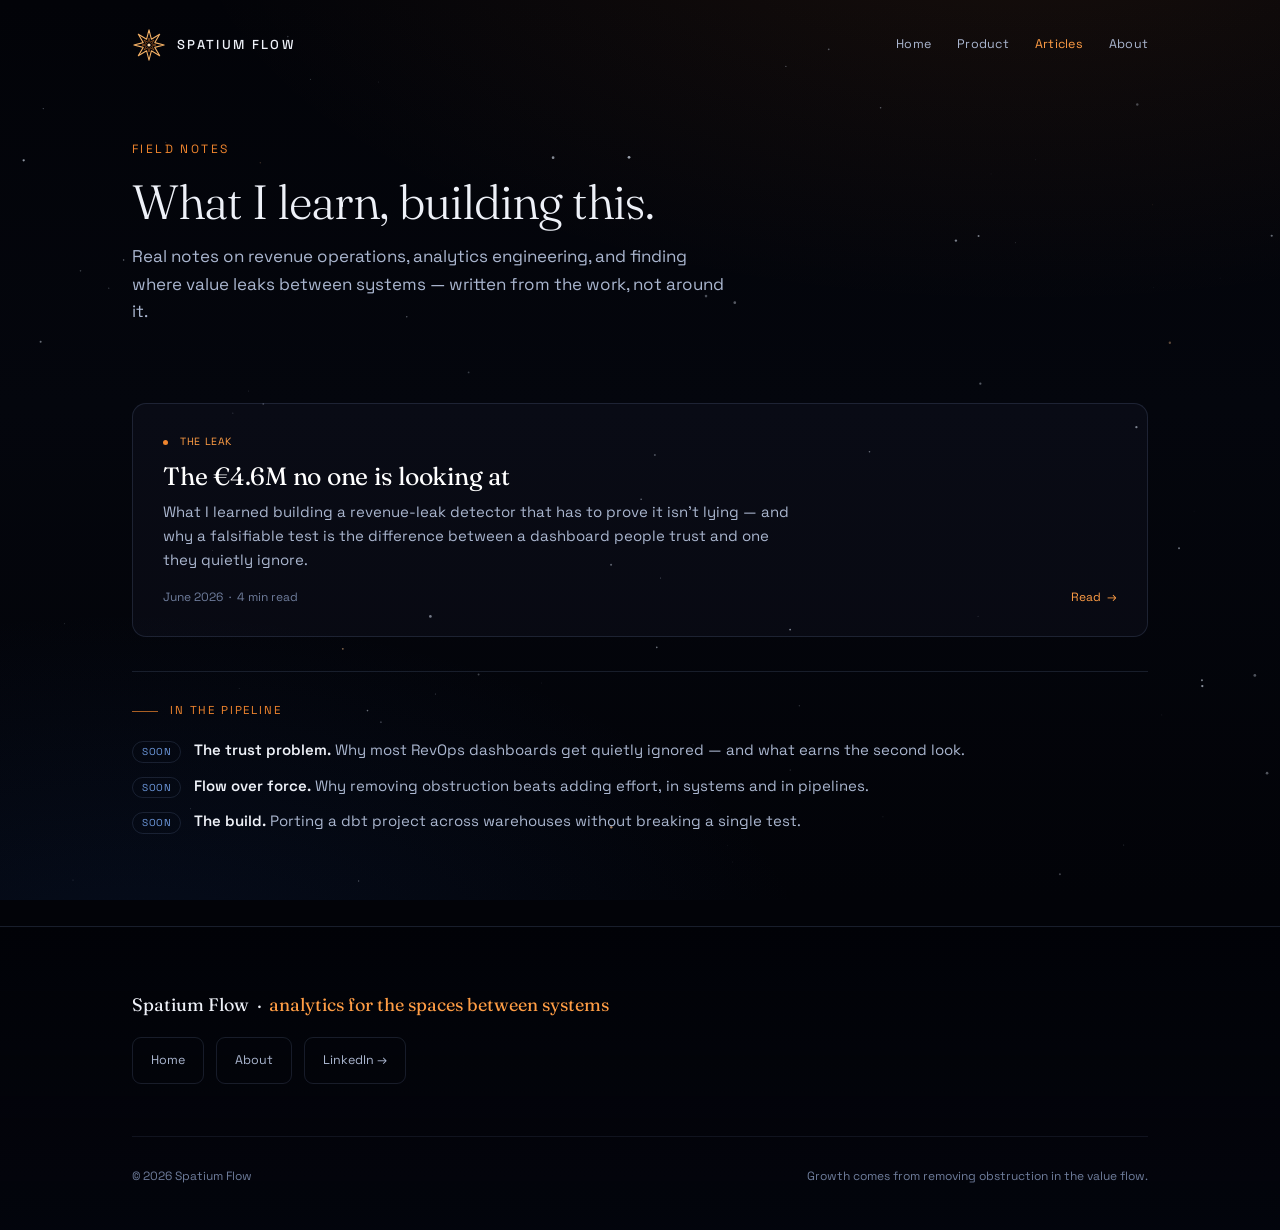
<file: docs/articles/index.html>
<!DOCTYPE html>
<html lang="en">
<head>
<meta charset="utf-8">
<meta name="viewport" content="width=device-width, initial-scale=1">
<title>Articles — Spatium Flow</title>
<meta name="description" content="Field notes on revenue operations, analytics engineering, and finding where value leaks — by Aryan Mohammaddoost.">
<link rel="icon" type="image/svg+xml" href="/favicon.svg">
<link rel="icon" type="image/png" sizes="32x32" href="/favicon-32.png">
<link rel="apple-touch-icon" href="/apple-touch-icon.png">
<link rel="preconnect" href="https://fonts.googleapis.com"><link rel="preconnect" href="https://fonts.gstatic.com" crossorigin>
<link href="https://fonts.googleapis.com/css2?family=Fraunces:opsz,wght@9..144,300;9..144,400;9..144,500&family=Space+Grotesk:wght@400;500;600&display=swap" rel="stylesheet">
<link href="../assets/site.css" rel="stylesheet">
</head>
<body>
<canvas id="sky"></canvas>
<div class="page">
<div class="bar"><div class="wrap">
  <a class="brand" href="../">
    <svg class="mark" viewBox="0 0 36 36" fill="none" xmlns="http://www.w3.org/2000/svg" aria-hidden="true"><path d="M18.0 2.0 L20.53 11.9 L29.31 6.69 L24.1 15.47 L34.0 18.0 L24.1 20.53 L29.31 29.31 L20.53 24.1 L18.0 34.0 L15.47 24.1 L6.69 29.31 L11.9 20.53 L2.0 18.0 L11.9 15.47 L6.69 6.69 L15.47 11.9 Z" stroke="#ffb869" stroke-width="1.15" stroke-linejoin="round" fill="none" opacity=".95"/><path d="M18.0 10.6 L19.15 15.23 L23.23 12.77 L20.77 16.85 L25.4 18.0 L20.77 19.15 L23.23 23.23 L19.15 20.77 L18.0 25.4 L16.85 20.77 L12.77 23.23 L15.23 19.15 L10.6 18.0 L15.23 16.85 L12.77 12.77 L16.85 15.23 Z" stroke="#f0852e" stroke-width=".9" stroke-linejoin="round" fill="none" opacity=".55"/><circle cx="18" cy="18" r="1.7" fill="#ffd9a8"/></svg>SPATIUM&nbsp;FLOW
  </a>
  <nav><a href="../">Home</a><a href="../flow-audit/">Product</a><a href="./" class="on">Articles</a><a href="../about/">About</a></nav>
</div></div>

<header class="ai-head"><div class="wrap">
  <div class="eyebrow">Field notes</div>
  <h1>What I learn, building this.</h1>
  <p class="sub">Real notes on revenue operations, analytics engineering, and finding where value leaks between systems — written from the work, not around it.</p>
</div></header>

<section style="padding-top:8px"><div class="wrap">
  <a class="post reveal" href="the-revenue-leak-method.html">
    <div class="tag"><span class="dot"></span> The Leak</div>
    <h2>The €4.6M no one is looking at</h2>
    <p>What I learned building a revenue-leak detector that has to prove it isn't lying — and why a falsifiable test is the difference between a dashboard people trust and one they quietly ignore.</p>
    <div class="meta">June 2026 &nbsp;·&nbsp; 4 min read <span class="read">Read <span class="ar">&rarr;</span></span></div>
  </a>
  <div class="soon reveal">
    <div class="lab">In the pipeline</div>
    <ul>
      <li><span class="pill">Soon</span><span><b>The trust problem.</b> Why most RevOps dashboards get quietly ignored — and what earns the second look.</span></li>
      <li><span class="pill">Soon</span><span><b>Flow over force.</b> Why removing obstruction beats adding effort, in systems and in pipelines.</span></li>
      <li><span class="pill">Soon</span><span><b>The build.</b> Porting a dbt project across warehouses without breaking a single test.</span></li>
    </ul>
  </div>
</div></section>

<footer class="foot"><div class="wrap">
  <div class="who">Spatium Flow &nbsp;·&nbsp; <span>analytics for the spaces between systems</span></div>
  <div class="contact" style="margin-top:18px"><a class="cbtn" href="../">Home</a><a class="cbtn" href="../about/">About</a><a class="cbtn" href="https://www.linkedin.com/in/aryan-mohammaddoost-990b6631a" target="_blank" rel="noopener">LinkedIn &rarr;</a></div>
  <div class="base"><span>© 2026 Spatium Flow</span><span>Growth comes from removing obstruction in the value flow.</span></div>
</div></footer>
</div>
<script src="../assets/sky.js"></script>
</body>
</html>
</file>
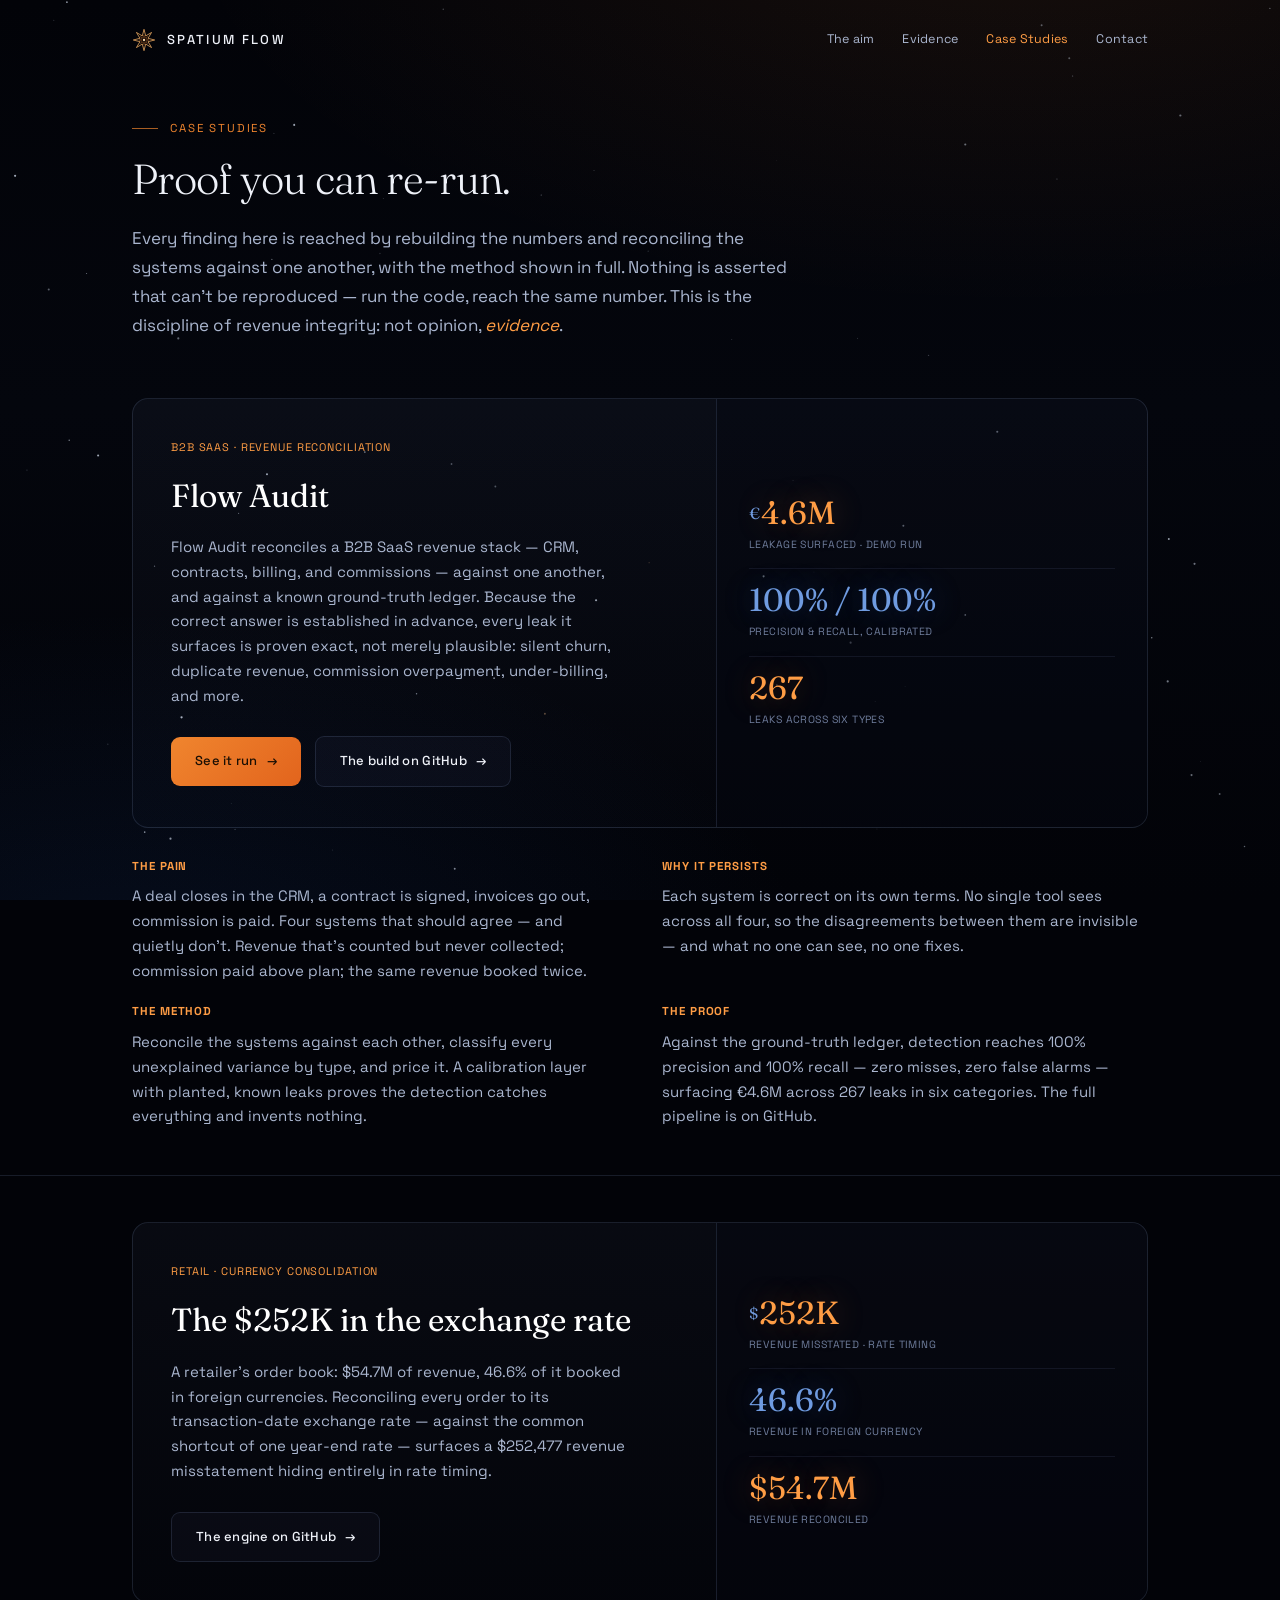
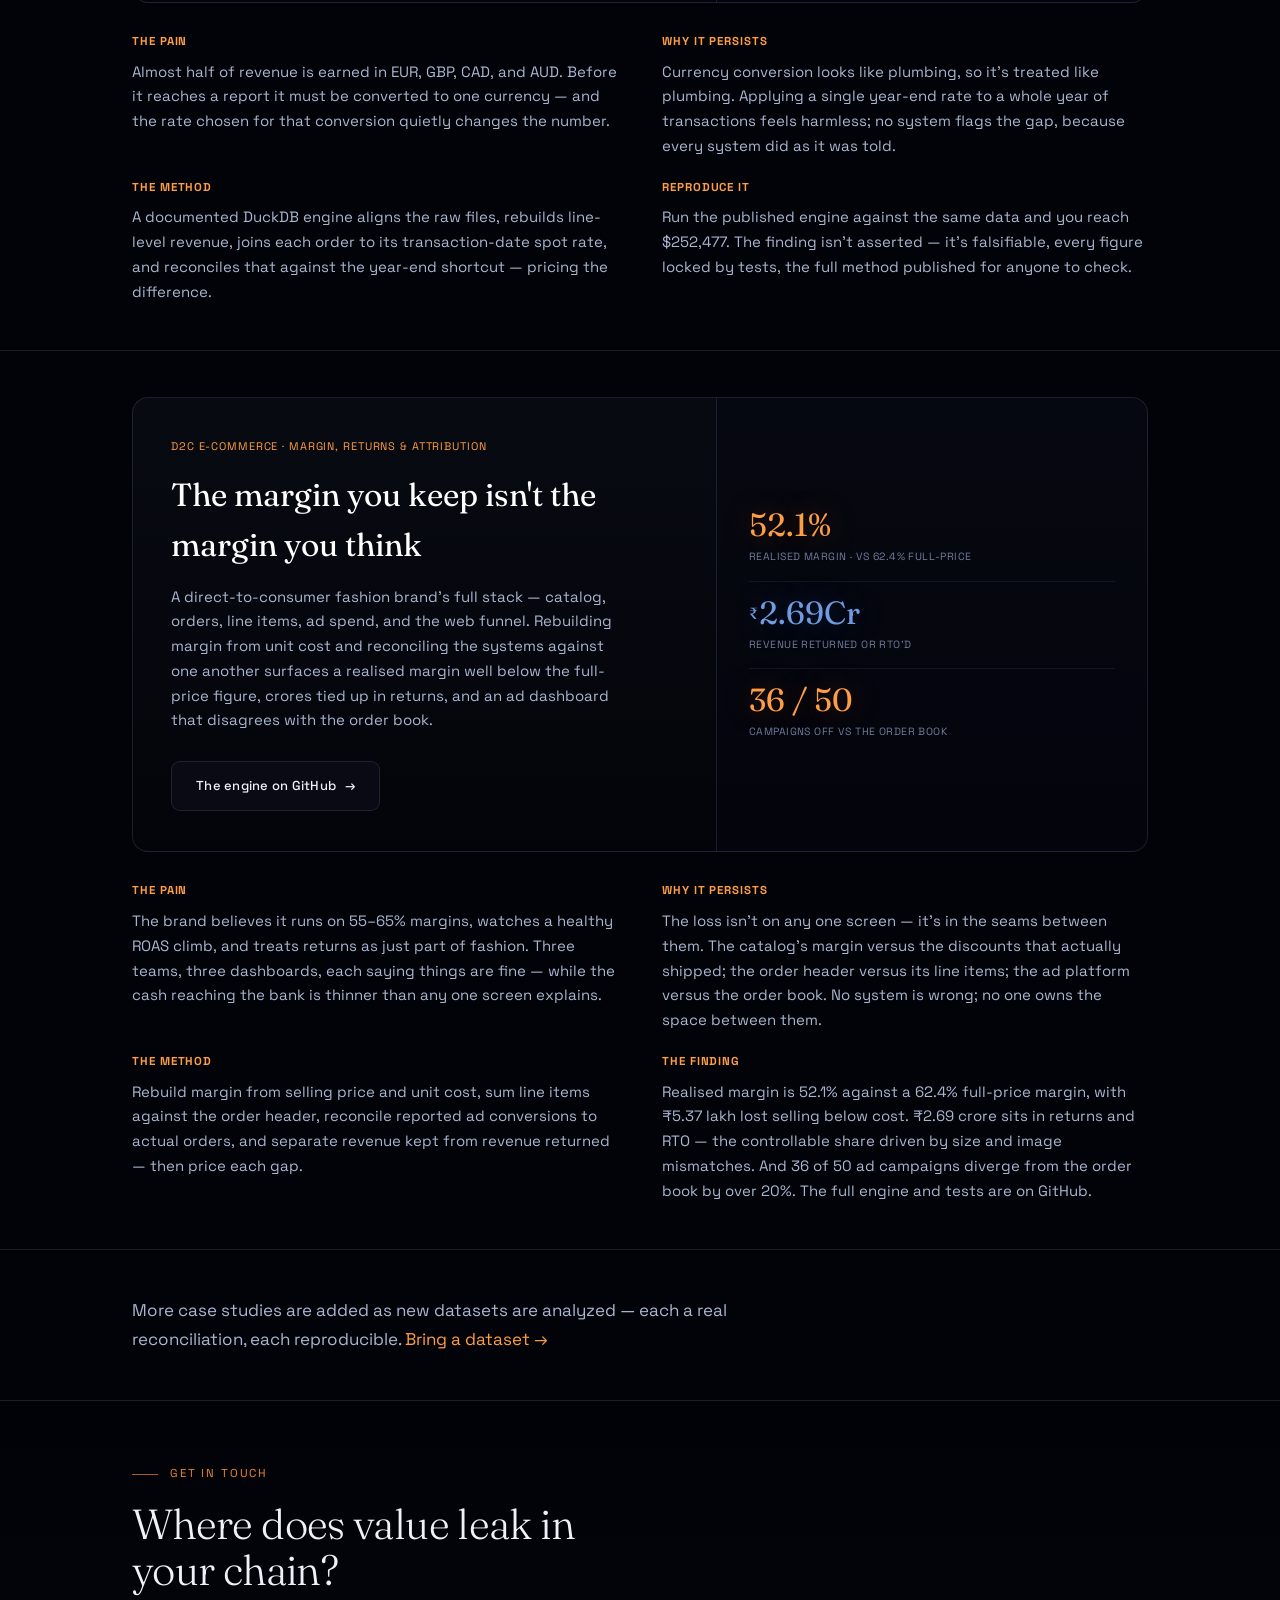
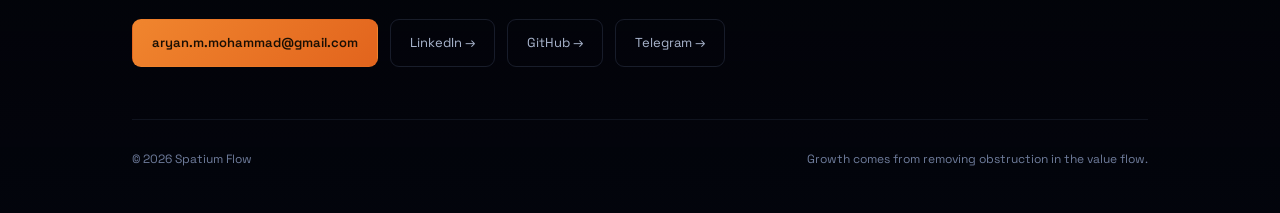
<file: docs/case-studies/index.html>
<!DOCTYPE html>
<html lang="en">
<head>
<meta charset="utf-8">
<meta name="viewport" content="width=device-width, initial-scale=1">
<title>Spatium Flow — case studies</title>
<meta name="description" content="Reproducible revenue-integrity case studies: Flow Audit, a $252K currency-reconciliation finding, and a D2C margin-and-returns diagnosis. Run the code, reach the same number.">
<link rel="icon" type="image/svg+xml" href="/favicon.svg">
<link rel="icon" type="image/png" sizes="32x32" href="/favicon-32.png">
<link rel="apple-touch-icon" href="/apple-touch-icon.png">
<link rel="preconnect" href="https://fonts.googleapis.com">
<link rel="preconnect" href="https://fonts.gstatic.com" crossorigin>
<link href="https://fonts.googleapis.com/css2?family=Fraunces:opsz,wght@9..144,300;9..144,400;9..144,500&family=Space+Grotesk:wght@400;500;600&display=swap" rel="stylesheet">
<style>
  :root{
    /* deep space */
    --void:#020308; --space:#04060d; --space-2:#070b1c; --deep:#0a1228;
    --blue:#1f4fa3; --blue-bright:#3a72d4; --blue-soft:#6f9be0;
    --orange:#f0852e; --orange-2:#ff9d45; --amber:#ffb869; --ember:#e2641d;
    --star:#eaf2ff; --paper:#eef1f8; --mist:#aab6cf; --faint:#6f7d9c;
    --line:rgba(140,160,210,.16); --line-2:rgba(140,160,210,.10);
    --mono:'Space Grotesk',ui-monospace,'Cascadia Mono',Menlo,monospace;
    --sans:'Space Grotesk',-apple-system,BlinkMacSystemFont,'Segoe UI',sans-serif;
    --serif:'Fraunces',Georgia,'Times New Roman',serif;
  }
  *{box-sizing:border-box;margin:0;padding:0}
  html{scroll-behavior:smooth}
  body{background:var(--void);color:var(--paper);font-family:var(--sans);font-size:16px;line-height:1.55;-webkit-font-smoothing:antialiased;overflow-x:hidden}
  .wrap{max-width:1080px;margin:0 auto;padding:0 32px;position:relative}
  a{color:inherit}
  ::selection{background:var(--orange);color:var(--void)}

  /* fixed starfield behind everything */
  #sky{position:fixed;inset:0;z-index:0;display:block;background:
    radial-gradient(120% 80% at 80% -10%, rgba(240,133,46,.09), transparent 55%),
    radial-gradient(90% 70% at 10% 110%, rgba(31,79,163,.14), transparent 60%),
    linear-gradient(180deg,#020308 0%,#04060d 45%,#020308 100%)}
  .page{position:relative;z-index:1}

  /* top bar */
  .bar{position:absolute;top:0;left:0;right:0;z-index:10}
  .bar .wrap{display:flex;align-items:center;justify-content:space-between;padding-top:28px}
  .brand{display:flex;align-items:center;gap:11px;font-family:var(--mono);font-size:13px;letter-spacing:.18em;color:var(--paper);text-decoration:none;font-weight:500}
  .brand .mark{width:24px;height:24px;flex:none}
  .bar nav{display:flex;gap:28px;font-family:var(--mono);font-size:12.5px;color:var(--mist);letter-spacing:.02em}
  .bar nav a{text-decoration:none;transition:color .18s}
  .bar nav a:hover{color:var(--orange-2)}
  @media(max-width:660px){.bar nav{display:none}}

  /* hero */
  
  .eyebrow{font-family:var(--mono);font-size:12px;letter-spacing:.32em;text-transform:uppercase;color:var(--orange);margin-bottom:30px;opacity:0;animation:rise .9s .1s ease forwards}
  h1{font-family:var(--serif);font-weight:300;font-size:clamp(38px,7vw,82px);line-height:1.0;letter-spacing:-.02em;max-width:15ch;margin-bottom:30px;text-shadow:none}
  h1 .ln{display:block;opacity:0;animation:rise 1s ease forwards}
  h1 .ln:nth-child(1){animation-delay:.18s}
  h1 .ln:nth-child(2){animation-delay:.34s}
  h1 em{font-style:italic;font-weight:400;color:var(--orange-2)}
  .sub{font-size:clamp(16px,2.1vw,19px);color:var(--mist);max-width:50ch;line-height:1.65;margin-bottom:42px;opacity:0;animation:rise 1s .5s ease forwards}
  .cta-row{display:flex;flex-wrap:wrap;gap:14px;align-items:center;opacity:0;animation:rise 1s .66s ease forwards}
  .btn{font-family:var(--mono);font-size:13px;letter-spacing:.02em;font-weight:500;text-decoration:none;padding:14px 24px;border-radius:9px;transition:transform .16s,box-shadow .16s,background .16s,border-color .16s;display:inline-flex;align-items:center;gap:9px}
  .btn-primary{background:linear-gradient(135deg,var(--orange),var(--ember));color:#1a0f04;box-shadow:0 0 0 rgba(240,133,46,0)}
  .btn-primary:hover{transform:translateY(-2px);box-shadow:0 14px 40px -10px rgba(240,133,46,.6)}
  .btn-ghost{border:1px solid var(--line);color:var(--paper);background:rgba(140,160,210,.04)}
  .btn-ghost:hover{border-color:var(--blue-soft);color:#fff}
  .btn .ar{transition:transform .16s}.btn:hover .ar{transform:translateX(3px)}
  @keyframes rise{from{opacity:0;transform:translateY(16px)}to{opacity:1;transform:none}}

  /* the SIGNATURE rift — two systems, a glowing orange rift in deep space */
  @media(max-width:560px){.iv{grid-template-columns:1fr;max-width:340px;gap:12px}.iv .between{height:34px}.iv .between::before{left:50%;right:auto;top:8px;bottom:8px;width:1px;height:auto}}

  /* section shell */
  section{padding:92px 0;position:relative}
  .lab{font-family:var(--mono);font-size:11.5px;letter-spacing:.16em;text-transform:uppercase;color:var(--orange);margin-bottom:18px;display:flex;align-items:center;gap:12px}
  .lab::before{content:"";width:26px;height:1px;background:var(--orange);opacity:.7}
  h2{font-family:var(--serif);font-weight:300;font-size:clamp(27px,4vw,42px);line-height:1.1;letter-spacing:-.015em;max-width:18ch;margin-bottom:22px}
  .body-lg{font-size:17px;color:var(--mist);max-width:60ch;line-height:1.7}
  .body-lg strong{color:var(--paper);font-weight:500}
  .body-lg em{color:var(--orange-2);font-style:italic}

  /* stats / proof band */
  .proof{padding:54px 0 16px;position:relative}
  .proof-grid{display:grid;grid-template-columns:repeat(4,1fr);gap:24px;border-top:1px solid var(--line);border-bottom:1px solid var(--line);padding:40px 0}
  .pf{text-align:center}
  .pf .pv{font-family:var(--serif);font-weight:300;font-size:clamp(34px,5vw,52px);line-height:1;color:#fff;letter-spacing:-.02em;font-variant-numeric:tabular-nums}
  .pf .pv .c{color:var(--orange-2);font-size:.5em;vertical-align:.35em;margin-right:.04em}
  .pf .pv .u{color:var(--orange-2);font-size:.6em;vertical-align:.05em;margin-left:.02em}
  .pf .pl{font-family:var(--mono);font-size:11.5px;letter-spacing:.03em;color:var(--faint);margin-top:13px;line-height:1.5;text-transform:uppercase}
  .proof-note{text-align:center;font-family:var(--mono);font-size:12.5px;color:var(--mist);margin-top:22px}
  .proof-note a{color:var(--orange-2);text-decoration:none}
  .proof-note a:hover{text-decoration:underline}
  @media(max-width:680px){.proof-grid{grid-template-columns:1fr 1fr;gap:30px 18px;padding:32px 0}}
  .divider{height:1px;background:linear-gradient(90deg,transparent,var(--line),transparent)}

  /* thesis chain */
  .chain{display:flex;flex-wrap:wrap;gap:8px;margin-top:38px;align-items:center}
  .chain .step{font-family:var(--mono);font-size:11.5px;letter-spacing:.03em;text-transform:uppercase;color:var(--mist);border:1px solid var(--line);border-radius:7px;padding:9px 14px;background:rgba(140,160,210,.04)}
  .chain .arr{color:var(--orange);font-size:13px;opacity:.7}

  /* product */
  .pcard{display:grid;grid-template-columns:1.15fr .85fr;border:1px solid var(--line);border-radius:16px;overflow:hidden;background:linear-gradient(180deg,rgba(140,160,210,.05),rgba(140,160,210,.015))}
  .pcard .left{padding:40px 38px}
  .pcard .tag{font-family:var(--mono);font-size:11px;letter-spacing:.08em;text-transform:uppercase;color:var(--orange-2);margin-bottom:15px}
  .pcard h3{font-family:var(--serif);font-weight:400;font-size:32px;margin-bottom:15px;color:#fff}
  .pcard p{font-size:15px;color:var(--mist);line-height:1.65;margin-bottom:28px;max-width:46ch}
  .pcard .right{border-left:1px solid var(--line);padding:34px 32px;display:flex;flex-direction:column;justify-content:center;background:rgba(4,6,15,.4)}
  .stat{padding:15px 0;border-bottom:1px solid var(--line-2)}
  .stat:last-child{border-bottom:none}
  .stat .v{font-family:var(--serif);font-size:32px;line-height:1;color:var(--orange-2);font-variant-numeric:tabular-nums;text-shadow:0 0 30px rgba(240,133,46,.35)}
  .stat .v .c{color:var(--blue-soft);font-size:.5em;vertical-align:.3em;margin-right:.06em;text-shadow:none}
  .stat .v.blue{color:var(--blue-soft);text-shadow:0 0 30px rgba(58,114,212,.4)}
  .stat .l{font-family:var(--mono);font-size:10.5px;letter-spacing:.04em;text-transform:uppercase;color:var(--faint);margin-top:8px}
  @media(max-width:720px){.pcard{grid-template-columns:1fr}.pcard .right{border-left:none;border-top:1px solid var(--line)}}

  /* roadmap */
  .rgrid{display:grid;grid-template-columns:repeat(4,1fr);gap:14px;margin-top:12px}
  .ritem{border:1px solid var(--line);border-radius:12px;padding:22px 20px;background:rgba(140,160,210,.03)}
  .ritem .st{font-family:var(--mono);font-size:10px;letter-spacing:.06em;text-transform:uppercase;padding:3px 10px;border-radius:20px;display:inline-block;margin-bottom:14px}
  .ritem.live .st{background:linear-gradient(135deg,var(--orange),var(--ember));color:#1a0f04;font-weight:600}
  .ritem.next{border-style:dashed;background:transparent}
  .ritem.next .st{color:var(--blue-soft);border:1px solid var(--line)}
  .ritem h4{font-size:15.5px;font-weight:600;margin-bottom:7px;letter-spacing:-.01em;color:var(--paper)}
  .ritem p{font-size:13px;color:var(--faint);line-height:1.5}
  @media(max-width:760px){.rgrid{grid-template-columns:1fr 1fr}}
  @media(max-width:440px){.rgrid{grid-template-columns:1fr}}

  /* founder */
  .founder .inner{display:grid;grid-template-columns:auto 1fr;gap:30px;align-items:start;max-width:820px}
  .mono-badge{width:86px;height:86px;border-radius:15px;background:linear-gradient(160deg,var(--deep),var(--void));border:1px solid var(--line);display:flex;align-items:center;justify-content:center;flex:none}
  .mono-badge span{font-family:var(--serif);font-size:36px;color:var(--orange-2);text-shadow:0 0 24px rgba(240,133,46,.4)}
  .founder h3{font-size:20px;font-weight:600;margin-bottom:4px;letter-spacing:-.01em}
  .founder .role{font-family:var(--mono);font-size:12.5px;color:var(--orange-2);margin-bottom:18px}
  .founder p{font-size:15.5px;color:var(--mist);line-height:1.68;max-width:60ch;margin-bottom:16px}
  .founder .creds{display:flex;flex-wrap:wrap;gap:8px}
  .founder .creds span{font-family:var(--mono);font-size:11.5px;color:var(--mist);border:1px solid var(--line);border-radius:7px;padding:7px 13px;background:rgba(140,160,210,.04)}
  @media(max-width:560px){.founder .inner{grid-template-columns:1fr}}

  /* footer */
  .foot{border-top:1px solid var(--line);padding:64px 0 44px;background:linear-gradient(180deg,transparent,rgba(4,6,15,.6))}
  .foot h2{margin-bottom:26px}
  .foot .contact{display:flex;flex-wrap:wrap;gap:12px;margin-bottom:52px}
  .foot a.cbtn{font-family:var(--mono);font-size:13px;text-decoration:none;border:1px solid var(--line);border-radius:9px;padding:13px 19px;transition:border-color .16s,color .16s,transform .16s;color:var(--mist)}
  .foot a.cbtn:hover{border-color:var(--blue-soft);color:#fff;transform:translateY(-2px)}
  .foot a.cbtn.gold{background:linear-gradient(135deg,var(--orange),var(--ember));color:#1a0f04;border-color:transparent;font-weight:600}
  .foot .base{display:flex;flex-wrap:wrap;justify-content:space-between;gap:18px;align-items:center;border-top:1px solid var(--line-2);padding-top:30px;font-family:var(--mono);font-size:12px;color:var(--faint)}

  /* balanced hero */
  .hero{min-height:100vh;display:flex;align-items:center;padding:120px 0 70px;position:relative}
  .hero-grid{display:grid;grid-template-columns:1.05fr .95fr;gap:40px;align-items:center;width:100%}
  .hero-text{max-width:none}
  .hero-emblem{display:flex;align-items:center;justify-content:center}
  .hero-emblem svg{width:100%;max-width:560px;height:auto;display:block;filter:drop-shadow(0 0 30px rgba(240,133,46,.14))}
  @media(max-width:880px){.hero-grid{grid-template-columns:1fr;gap:8px}.hero-emblem{order:-1;margin-bottom:4px}.hero-emblem svg{width:240px}}

  /* the space-between explainer */
  .gap-explain{padding:30px 0 92px;position:relative}
  .gap-demo{display:grid;grid-template-columns:1fr 56px 1fr;gap:0;align-items:stretch;margin:34px 0 26px;max-width:860px}
  .gp-sys{border:1px solid var(--line);border-radius:13px;padding:24px 26px;background:linear-gradient(180deg,rgba(140,160,210,.05),rgba(140,160,210,.015))}
  .gp-tag{font-family:var(--mono);font-size:11px;letter-spacing:.06em;text-transform:uppercase;color:var(--blue-soft);margin-bottom:11px}
  .gp-claim{font-size:16px;color:var(--mist);line-height:1.5}
  .gp-claim b{color:#fff;font-weight:600}
  .gp-mid{display:flex;align-items:center;justify-content:center}
  .gp-arrow{font-family:var(--mono);font-size:18px;color:var(--orange);opacity:.85}
  .gap-result{max-width:860px;border-left:3px solid var(--orange);padding:14px 0 14px 22px;display:flex;gap:16px;align-items:baseline;flex-wrap:wrap}
  .gr-amt{font-family:var(--serif);font-size:34px;color:var(--orange-2);line-height:1;font-variant-numeric:tabular-nums;text-shadow:0 0 26px rgba(240,133,46,.3)}
  .gr-txt{font-size:15.5px;color:var(--mist);line-height:1.6;max-width:52ch}
  .gr-txt b{color:#fff;font-weight:600}
  @media(max-width:620px){.gap-demo{grid-template-columns:1fr;gap:12px}.gp-mid{height:30px}.gp-arrow{transform:rotate(90deg)}}

  /* The Law of Value Continuity */
  .law{padding:74px 0 22px;position:relative}
  .law-text{font-family:var(--serif);font-weight:300;font-size:clamp(23px,3.2vw,37px);line-height:1.32;letter-spacing:-.01em;color:#fff;max-width:780px;margin-bottom:26px}
  .law-text em{font-style:italic;color:var(--orange-2)}

  .constellation{display:flex;justify-content:center;margin:30px auto 0;max-width:560px}
  .constellation svg{width:100%;height:auto;display:block}
  /* evidence cards + case list (home) */
  .evgrid{display:grid;grid-template-columns:repeat(2,1fr);gap:16px;margin-top:26px}
  .ev{border:1px solid var(--line);border-radius:14px;padding:26px 28px;background:linear-gradient(180deg,rgba(140,160,210,.05),rgba(140,160,210,.015))}
  .ev .n{font-family:var(--serif);font-weight:300;font-size:clamp(34px,5vw,46px);line-height:1;color:var(--orange-2);text-shadow:0 0 26px rgba(240,133,46,.28);letter-spacing:-.02em}
  .ev .d{font-size:14.5px;color:var(--mist);line-height:1.6;margin-top:14px}
  .ev .s{font-family:var(--mono);font-size:11px;letter-spacing:.06em;text-transform:uppercase;color:var(--faint);margin-top:14px}
  .ev .s a{color:var(--faint);text-decoration:none;border-bottom:1px solid var(--line)}
  .ev .s a:hover{color:var(--orange-2)}
  .caselist{display:grid;grid-template-columns:1fr 1fr;gap:16px;margin-top:26px}
  .caserow{display:block;border:1px solid var(--line);border-radius:14px;padding:26px 28px;background:linear-gradient(180deg,rgba(140,160,210,.05),rgba(140,160,210,.015));text-decoration:none;transition:border-color .18s,transform .18s}
  .caserow:hover{border-color:#3a5a8f;transform:translateY(-2px)}
  .cr-tag{font-family:var(--mono);font-size:11px;letter-spacing:.06em;text-transform:uppercase;color:#7e9bd0;margin-bottom:10px}
  .cr-title{font-family:var(--serif);font-weight:400;font-size:24px;color:#fff;margin-bottom:11px}
  .cr-desc{font-size:14.5px;color:var(--mist);line-height:1.6}
  .cr-go{font-family:var(--mono);font-size:12px;color:var(--orange-2);margin-top:16px}
  @media(max-width:680px){.evgrid,.caselist{grid-template-columns:1fr}}
  .reveal{opacity:0;transform:translateY(16px)}
  .reveal.in{opacity:1;transform:none;transition:opacity .7s ease,transform .7s ease}
  @media(prefers-reduced-motion:reduce){*{animation:none!important;transition:none!important;scroll-behavior:auto}.reveal{opacity:1;transform:none}.eyebrow,h1 .ln,.sub,.cta-row{opacity:1!important}}

  /* sub-page additions */
  .page-hero{padding:120px 0 12px}
  .case{padding:46px 0}
  .case + .case{border-top:1px solid var(--line)}
  .story{display:grid;grid-template-columns:repeat(2,1fr);gap:20px 44px;margin-top:30px}
  .story h4{font-family:var(--mono);font-size:11.5px;letter-spacing:.08em;text-transform:uppercase;color:var(--orange-2);margin-bottom:9px}
  .story p{font-size:15px;color:var(--mist);line-height:1.65}
  @media(max-width:680px){.story{grid-template-columns:1fr;gap:18px}}
  .evgrid{display:grid;grid-template-columns:repeat(2,1fr);gap:16px;margin-top:26px}
  .ev{border:1px solid var(--line);border-radius:14px;padding:26px 28px;background:linear-gradient(180deg,rgba(140,160,210,.05),rgba(140,160,210,.015))}
  .ev .n{font-family:var(--serif);font-weight:300;font-size:clamp(34px,5vw,46px);line-height:1;color:var(--orange-2);text-shadow:0 0 26px rgba(240,133,46,.28);letter-spacing:-.02em}
  .ev .d{font-size:14.5px;color:var(--mist);line-height:1.6;margin-top:14px}
  .ev .s{font-family:var(--mono);font-size:11px;letter-spacing:.06em;text-transform:uppercase;color:var(--faint);margin-top:14px}
  @media(max-width:680px){.evgrid{grid-template-columns:1fr}}
  .srcs{font-size:14px;color:var(--faint);line-height:1.7;max-width:72ch}
</style>
</head>
<body>
<canvas id="sky"></canvas>
<div class="page">

<div class="bar"><div class="wrap">
  <a class="brand" href="/">
    <svg class="mark" viewBox="0 0 36 36" fill="none" xmlns="http://www.w3.org/2000/svg" aria-hidden="true"><path d="M18.0 2.0 L20.53 11.9 L29.31 6.69 L24.1 15.47 L34.0 18.0 L24.1 20.53 L29.31 29.31 L20.53 24.1 L18.0 34.0 L15.47 24.1 L6.69 29.31 L11.9 20.53 L2.0 18.0 L11.9 15.47 L6.69 6.69 L15.47 11.9 Z" stroke="#ffb869" stroke-width="1.15" stroke-linejoin="round" fill="none" opacity=".95"/><path d="M18.0 10.6 L19.15 15.23 L23.23 12.77 L20.77 16.85 L25.4 18.0 L20.77 19.15 L23.23 23.23 L19.15 20.77 L18.0 25.4 L16.85 20.77 L12.77 23.23 L15.23 19.15 L10.6 18.0 L15.23 16.85 L12.77 12.77 L16.85 15.23 Z" stroke="#f0852e" stroke-width=".9" stroke-linejoin="round" fill="none" opacity=".55"/><circle cx="18" cy="18" r="1.7" fill="#ffd9a8"/></svg>
    SPATIUM&nbsp;FLOW
  </a>
  <nav>
    <a href="/#aim">The aim</a>
    <a href="/#evidence">Evidence</a>
    <a href="/case-studies/" style="color:var(--orange-2)">Case Studies</a>
    <a href="/#contact">Contact</a>
  </nav>
</div></div>


<section class="page-hero"><div class="wrap reveal">
  <div class="lab">Case studies</div>
  <h2>Proof you can re-run.</h2>
  <p class="body-lg">Every finding here is reached by rebuilding the numbers and reconciling the systems against one another, with the method shown in full. Nothing is asserted that can't be reproduced &mdash; run the code, reach the same number. This is the discipline of revenue integrity: not opinion, <em>evidence</em>.</p>
</div></section>

<section class="case"><div class="wrap reveal">
  <div class="pcard">
    <div class="left">
      <div class="tag">B2B SaaS &middot; revenue reconciliation</div>
      <h3>Flow Audit</h3>
      <p>Flow Audit reconciles a B2B SaaS revenue stack &mdash; CRM, contracts, billing, and commissions &mdash; against one another, and against a known ground-truth ledger. Because the correct answer is established in advance, every leak it surfaces is proven exact, not merely plausible: silent churn, duplicate revenue, commission overpayment, under-billing, and more.</p>
      <div class="cta-row">
        <a class="btn btn-primary" href="/flow-audit/">See it run <span class="ar">&rarr;</span></a>
        <a class="btn btn-ghost" href="https://github.com/aryanmmohammad-commits/flow_audit_v2" target="_blank" rel="noopener">The build on GitHub <span class="ar">&rarr;</span></a>
      </div>
    </div>
    <div class="right">
      <div class="stat"><div class="v"><span class="c">&euro;</span>4.6M</div><div class="l">Leakage surfaced &middot; demo run</div></div>
      <div class="stat"><div class="v blue">100% / 100%</div><div class="l">Precision &amp; recall, calibrated</div></div>
      <div class="stat"><div class="v">267</div><div class="l">Leaks across six types</div></div>
    </div>
  </div>
  <div class="story">
    <div><h4>The pain</h4><p>A deal closes in the CRM, a contract is signed, invoices go out, commission is paid. Four systems that should agree &mdash; and quietly don't. Revenue that's counted but never collected; commission paid above plan; the same revenue booked twice.</p></div>
    <div><h4>Why it persists</h4><p>Each system is correct on its own terms. No single tool sees across all four, so the disagreements between them are invisible &mdash; and what no one can see, no one fixes.</p></div>
    <div><h4>The method</h4><p>Reconcile the systems against each other, classify every unexplained variance by type, and price it. A calibration layer with planted, known leaks proves the detection catches everything and invents nothing.</p></div>
    <div><h4>The proof</h4><p>Against the ground-truth ledger, detection reaches 100% precision and 100% recall &mdash; zero misses, zero false alarms &mdash; surfacing &euro;4.6M across 267 leaks in six categories. The full pipeline is on GitHub.</p></div>
  </div>
</div></section>

<section class="case"><div class="wrap reveal">
  <div class="pcard">
    <div class="left">
      <div class="tag">Retail &middot; currency consolidation</div>
      <h3>The $252K in the exchange rate</h3>
      <p>A retailer's order book: $54.7M of revenue, 46.6% of it booked in foreign currencies. Reconciling every order to its transaction-date exchange rate &mdash; against the common shortcut of one year-end rate &mdash; surfaces a $252,477 revenue misstatement hiding entirely in rate timing.</p>
      <div class="cta-row">
        <a class="btn btn-ghost" href="https://github.com/aryanmmohammad-commits/flow-audit-retail" target="_blank" rel="noopener">The engine on GitHub <span class="ar">&rarr;</span></a>
      </div>
    </div>
    <div class="right">
      <div class="stat"><div class="v"><span class="c">$</span>252K</div><div class="l">Revenue misstated &middot; rate timing</div></div>
      <div class="stat"><div class="v blue">46.6%</div><div class="l">Revenue in foreign currency</div></div>
      <div class="stat"><div class="v">$54.7M</div><div class="l">Revenue reconciled</div></div>
    </div>
  </div>
  <div class="story">
    <div><h4>The pain</h4><p>Almost half of revenue is earned in EUR, GBP, CAD, and AUD. Before it reaches a report it must be converted to one currency &mdash; and the rate chosen for that conversion quietly changes the number.</p></div>
    <div><h4>Why it persists</h4><p>Currency conversion looks like plumbing, so it's treated like plumbing. Applying a single year-end rate to a whole year of transactions feels harmless; no system flags the gap, because every system did as it was told.</p></div>
    <div><h4>The method</h4><p>A documented DuckDB engine aligns the raw files, rebuilds line-level revenue, joins each order to its transaction-date spot rate, and reconciles that against the year-end shortcut &mdash; pricing the difference.</p></div>
    <div><h4>Reproduce it</h4><p>Run the published engine against the same data and you reach $252,477. The finding isn't asserted &mdash; it's falsifiable, every figure locked by tests, the full method published for anyone to check.</p></div>
  </div>
</div></section>

<section class="case"><div class="wrap reveal">
  <div class="pcard">
    <div class="left">
      <div class="tag">D2C e-commerce &middot; margin, returns &amp; attribution</div>
      <h3>The margin you keep isn't the margin you think</h3>
      <p>A direct-to-consumer fashion brand's full stack &mdash; catalog, orders, line items, ad spend, and the web funnel. Rebuilding margin from unit cost and reconciling the systems against one another surfaces a realised margin well below the full-price figure, crores tied up in returns, and an ad dashboard that disagrees with the order book.</p>
      <div class="cta-row">
        <a class="btn btn-ghost" href="https://github.com/aryanmmohammad-commits/flow-audit-ecommerce" target="_blank" rel="noopener">The engine on GitHub <span class="ar">&rarr;</span></a>
      </div>
    </div>
    <div class="right">
      <div class="stat"><div class="v">52.1%</div><div class="l">Realised margin &middot; vs 62.4% full-price</div></div>
      <div class="stat"><div class="v blue"><span class="c">&#8377;</span>2.69<span class="u">Cr</span></div><div class="l">Revenue returned or RTO'd</div></div>
      <div class="stat"><div class="v">36 / 50</div><div class="l">Campaigns off vs the order book</div></div>
    </div>
  </div>
  <div class="story">
    <div><h4>The pain</h4><p>The brand believes it runs on 55&ndash;65% margins, watches a healthy ROAS climb, and treats returns as just part of fashion. Three teams, three dashboards, each saying things are fine &mdash; while the cash reaching the bank is thinner than any one screen explains.</p></div>
    <div><h4>Why it persists</h4><p>The loss isn't on any one screen &mdash; it's in the seams between them. The catalog's margin versus the discounts that actually shipped; the order header versus its line items; the ad platform versus the order book. No system is wrong; no one owns the space between them.</p></div>
    <div><h4>The method</h4><p>Rebuild margin from selling price and unit cost, sum line items against the order header, reconcile reported ad conversions to actual orders, and separate revenue kept from revenue returned &mdash; then price each gap.</p></div>
    <div><h4>The finding</h4><p>Realised margin is 52.1% against a 62.4% full-price margin, with &#8377;5.37 lakh lost selling below cost. &#8377;2.69 crore sits in returns and RTO &mdash; the controllable share driven by size and image mismatches. And 36 of 50 ad campaigns diverge from the order book by over 20%. The full engine and tests are on GitHub.</p></div>
  </div>
</div></section>

<section class="case"><div class="wrap reveal">
  <p class="body-lg">More case studies are added as new datasets are analyzed &mdash; each a real reconciliation, each reproducible. <a href="/#contact" style="color:var(--orange-2);text-decoration:none">Bring a dataset &rarr;</a></p>
</div></section>


<footer class="foot" id="contact"><div class="wrap reveal">
  <div class="lab">Get in touch</div>
  <h2>Where does value leak in your chain?</h2>
  <div class="contact">
    <a class="cbtn gold" href="mailto:aryan.m.mohammad@gmail.com">aryan.m.mohammad@gmail.com</a>
    <a class="cbtn" href="https://www.linkedin.com/in/aryan-mohammaddoost-990b6631a" target="_blank" rel="noopener">LinkedIn →</a>
    <a class="cbtn" href="https://github.com/aryanmmohammad-commits" target="_blank" rel="noopener">GitHub →</a>
    <a class="cbtn" href="https://t.me/Ryanmhd98" target="_blank" rel="noopener">Telegram →</a>
  </div>
  <div class="base">
    <span>© 2026 Spatium Flow</span>
    <span>Growth comes from removing obstruction in the value flow.</span>
  </div>
</div></footer>

</div>

<script>
// ---- starfield: quiet night sky — slow, calm drift + gentle twinkle (no fast stars, no streaks) ----
(function(){
  const reduce = window.matchMedia && window.matchMedia('(prefers-reduced-motion: reduce)').matches;
  const cv = document.getElementById('sky'); if(!cv) return;
  const ctx = cv.getContext('2d');
  let w,h,dpr,stars=[];
  function size(){
    dpr=Math.min(window.devicePixelRatio||1,2);
    w=cv.width=innerWidth*dpr; h=cv.height=innerHeight*dpr;
    cv.style.width=innerWidth+'px'; cv.style.height=innerHeight+'px';
    const n=Math.round((innerWidth*innerHeight)/16000);   // gentle density, calm
    stars=Array.from({length:n},()=>{
      const z=Math.random();
      return {x:Math.random()*w,y:Math.random()*h,
        r:(z*0.8+0.35)*dpr, base:0.22+z*0.4,
        tw:Math.random()*Math.PI*2, tws:0.12+Math.random()*0.3,
        vx:(0.016+z*0.04)*dpr,            // slow, gentle drift — none move fast
        warm:Math.random()<0.06};
    });
  }
  function draw(t){
    ctx.clearRect(0,0,w,h);
    for(const s of stars){
      if(!reduce){ s.x-=s.vx; if(s.x<-2) s.x=w+2; }   // calm drift
      const tw=reduce?0.6:(s.base+0.18*Math.sin(t*0.001*s.tws+s.tw));
      const a=Math.max(0.06,tw);
      ctx.beginPath(); ctx.arc(s.x,s.y,s.r,0,6.2832);
      ctx.fillStyle=(s.warm?'rgba(255,196,140,':'rgba(216,226,242,')+a+')';
      ctx.fill();
    }
    if(!reduce) requestAnimationFrame(draw);
  }
  size();
  if(reduce){draw(0);} else {requestAnimationFrame(draw);}
  let to; addEventListener('resize',()=>{clearTimeout(to);to=setTimeout(size,150)});
})();
// ---- scroll reveal ----
if(!(window.matchMedia && window.matchMedia('(prefers-reduced-motion: reduce)').matches)){
  const io=new IntersectionObserver((es)=>{es.forEach(e=>{if(e.isIntersecting){e.target.classList.add('in');io.unobserve(e.target);}});},{threshold:.12});
  document.querySelectorAll('.reveal').forEach(el=>io.observe(el));
} else {
  document.querySelectorAll('.reveal').forEach(el=>el.classList.add('in'));
}
</script>
</body>
</html>
</file>
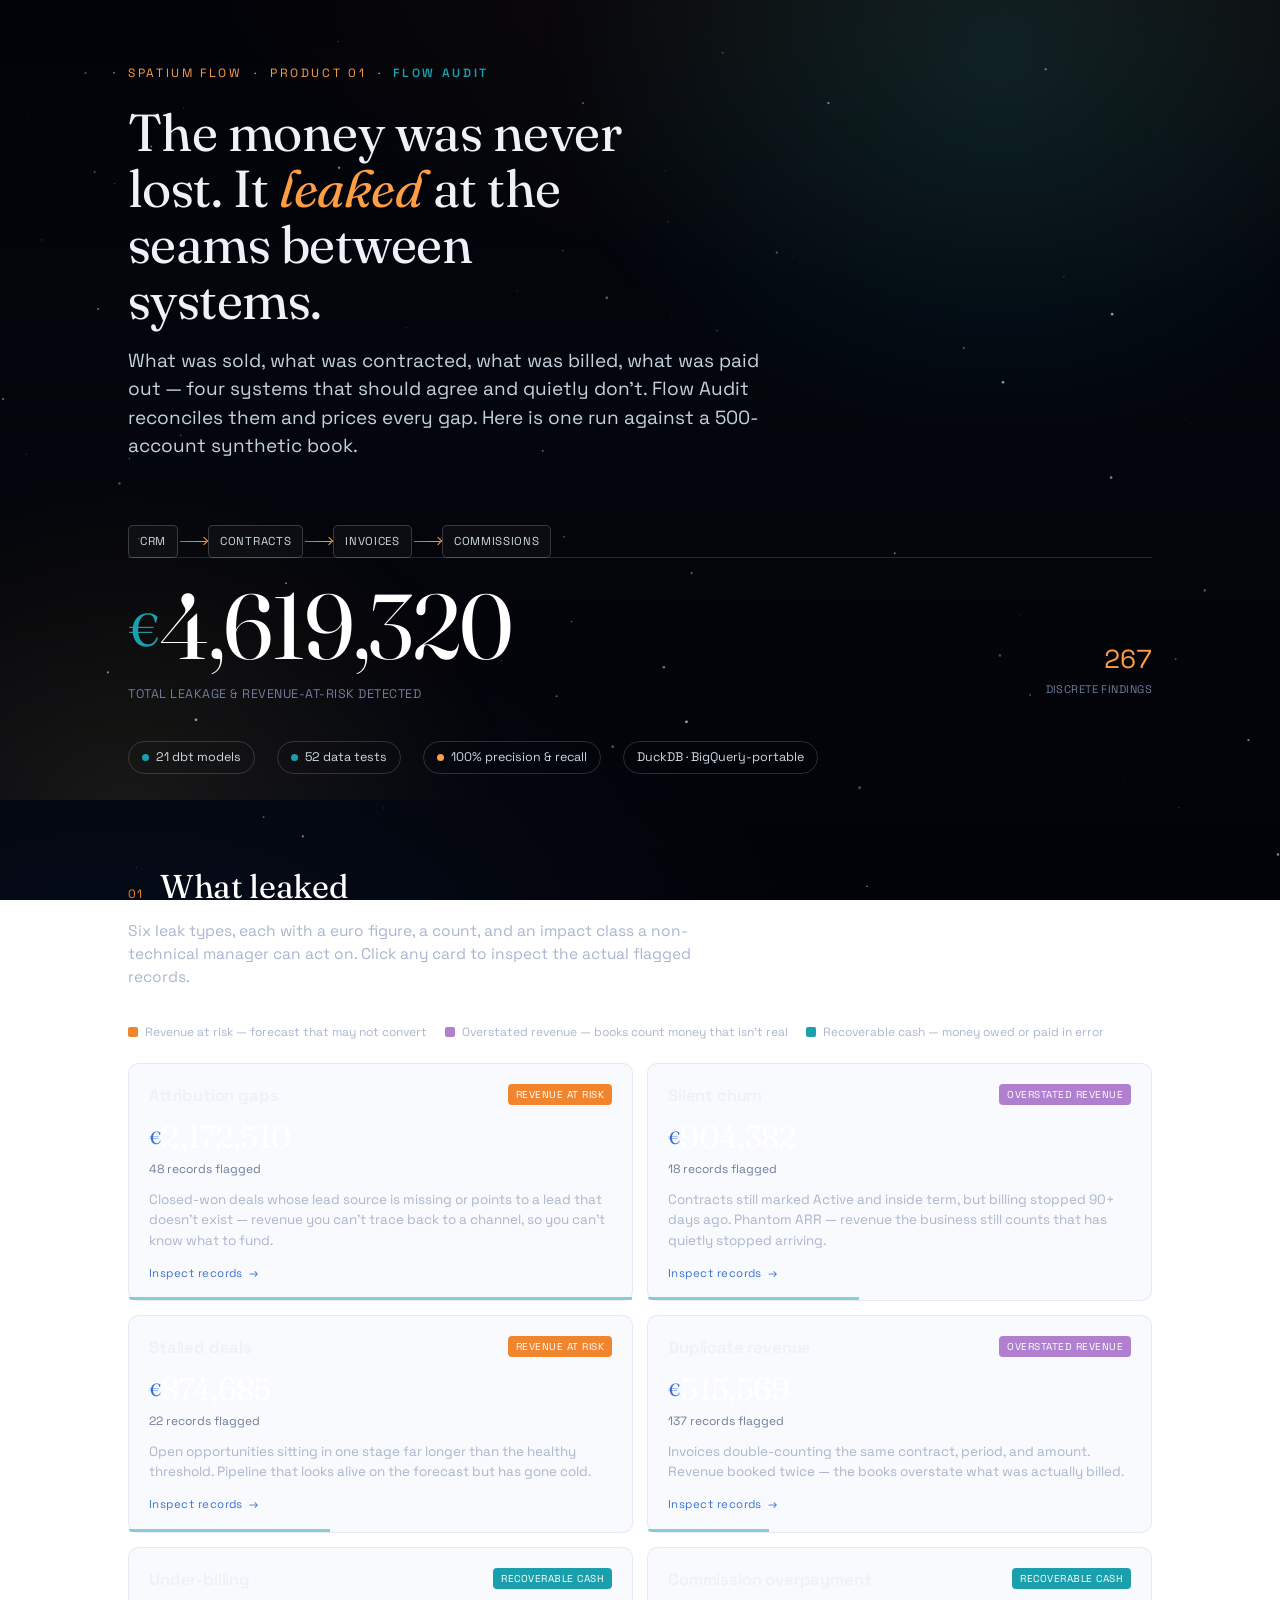
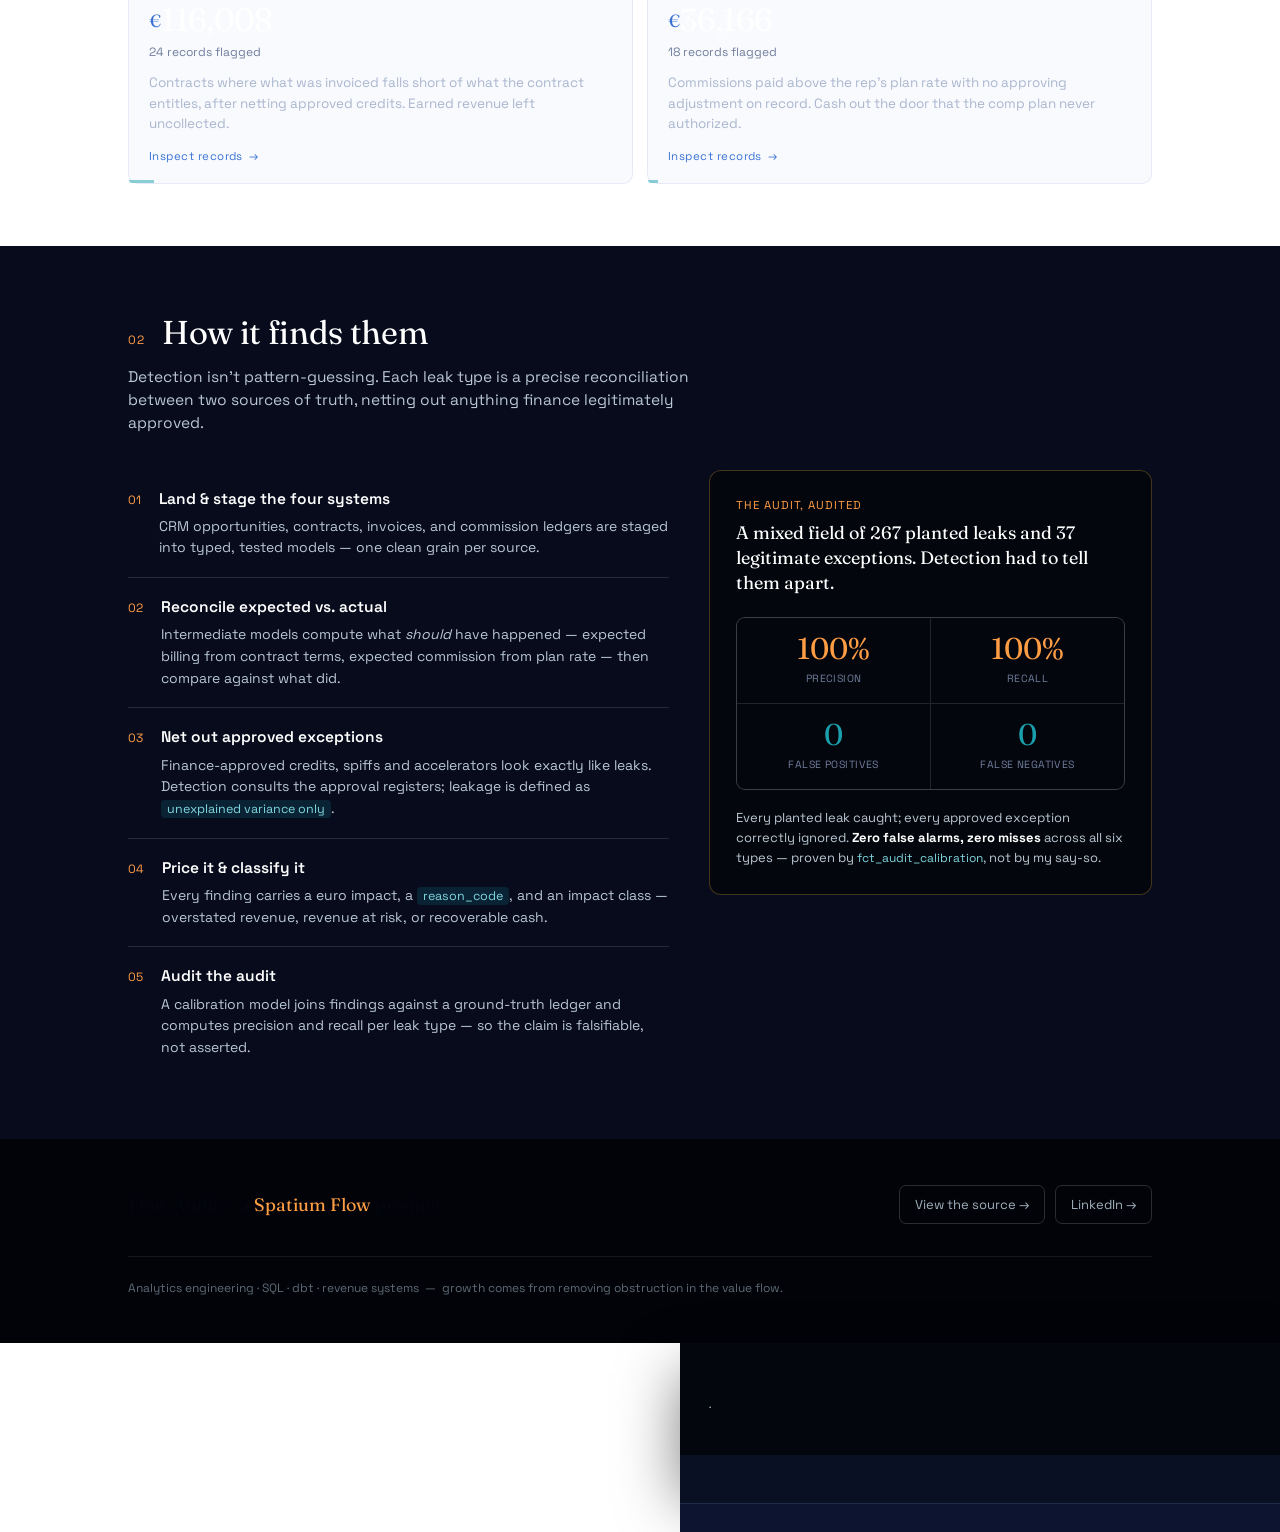
<file: docs/flow-audit/index.html>
<!DOCTYPE html>
<html lang="en">
<head>
<meta charset="utf-8">
<meta name="viewport" content="width=device-width, initial-scale=1">
<title>Flow Audit — Revenue Leakage Diagnostic</title>
<link rel="icon" type="image/svg+xml" href="/favicon.svg">
<link rel="icon" type="image/png" sizes="32x32" href="/favicon-32.png">
<link rel="apple-touch-icon" href="/apple-touch-icon.png">
<link rel="preconnect" href="https://fonts.googleapis.com"><link rel="preconnect" href="https://fonts.gstatic.com" crossorigin>
<link href="https://fonts.googleapis.com/css2?family=Fraunces:opsz,wght@9..144,300;9..144,400;9..144,500&family=Space+Grotesk:wght@400;500;600&display=swap" rel="stylesheet">
<style>
  :root{
    --navy:#04060d; --navy-2:#070b1c; --ink:#020308;
    --teal:#1aa0ad; --teal-dim:#3a72d4; --gold:#ff9d45; --gold-dim:#f0852e;
    --paper:#04060f; --paper-2:#0c1430; --line:rgba(140,160,210,.16);
    --risk:#f0852e; --over:#b07fd0; --cash:#1aa0ad;
    --txt:#eef1f8; --muted:#aab6cf; --muted-2:#6f7d9c;
    --mono:'Space Grotesk',ui-monospace,'Cascadia Mono','Menlo',monospace;
    --sans:'Space Grotesk',-apple-system,BlinkMacSystemFont,'Segoe UI',sans-serif;
    --serif:'Fraunces','Georgia','Times New Roman',serif;
  }
  *{box-sizing:border-box;margin:0;padding:0}
  html{scroll-behavior:smooth}
  body{background:var(--paper);color:var(--txt);font-family:var(--sans);
       font-size:16px;line-height:1.5;-webkit-font-smoothing:antialiased}
  .wrap{max-width:1080px;margin:0 auto;padding:0 28px}
  a{color:inherit}

  /* ---------- HERO ---------- */
  .hero{background:var(--navy);color:var(--paper);padding:64px 0 0;position:relative;overflow:hidden}
  .hero::before{content:"";position:absolute;inset:0;
    background:radial-gradient(60% 80% at 78% 8%,rgba(26,160,173,.16),transparent 60%),
               radial-gradient(50% 70% at 10% 100%,rgba(212,162,60,.10),transparent 60%)}
  .hero .wrap{position:relative}
  .eyebrow{font-family:var(--mono);font-size:12px;letter-spacing:.22em;text-transform:uppercase;
    color:var(--gold);margin-bottom:22px}
  .eyebrow b{color:var(--teal);font-weight:600}
  h1{font-family:var(--serif);font-weight:400;font-size:clamp(30px,5vw,52px);line-height:1.08;
    letter-spacing:-.01em;max-width:16ch;margin-bottom:18px}
  h1 em{font-style:italic;color:var(--gold)}
  .lede{font-size:clamp(16px,2.1vw,19px);color:#c4d2dd;max-width:54ch;margin-bottom:46px}

  /* headline figure as a reconciling ledger */
  .ledger{display:grid;grid-template-columns:1fr auto;gap:6px 28px;align-items:end;
    border-top:1px solid rgba(255,255,255,.14);padding-top:26px;margin-bottom:8px}
  .ledger .big{grid-column:1;font-family:var(--serif);font-size:clamp(46px,9vw,92px);
    line-height:.92;letter-spacing:-.02em;color:#fff;font-variant-numeric:tabular-nums}
  .ledger .big .cur{color:var(--teal);font-size:.5em;vertical-align:.28em;margin-right:.06em}
  .ledger .lab{grid-column:1;font-family:var(--mono);font-size:12.5px;letter-spacing:.04em;
    color:var(--muted-2);text-transform:uppercase;margin-top:10px}
  .ledger .side{grid-column:2;grid-row:1/3;text-align:right;align-self:end;padding-bottom:6px}
  .ledger .side .n{font-family:var(--mono);font-size:26px;color:var(--gold);font-variant-numeric:tabular-nums}
  .ledger .side .t{font-family:var(--mono);font-size:11px;letter-spacing:.04em;color:var(--muted-2);
    text-transform:uppercase;margin-top:2px}

  .hero-foot{display:flex;flex-wrap:wrap;gap:10px 22px;align-items:center;
    padding:30px 0 26px;font-family:var(--mono);font-size:12.5px;color:#9fb0bc}
  .pill{display:inline-flex;align-items:center;gap:7px;border:1px solid rgba(255,255,255,.16);
    border-radius:999px;padding:6px 13px;color:#cdd9e2}
  .pill .dot{width:7px;height:7px;border-radius:50%;background:var(--teal)}
  .pill.gold .dot{background:var(--gold)}

  /* flow strip — the seams where money leaks */
  .flow{display:flex;align-items:center;gap:0;margin:2px 0 -1px;padding:18px 0 0;flex-wrap:wrap}
  .flow .node{font-family:var(--mono);font-size:11.5px;letter-spacing:.06em;text-transform:uppercase;
    color:#cdd9e2;border:1px solid rgba(255,255,255,.18);border-radius:5px;padding:7px 11px;background:rgba(255,255,255,.03)}
  .flow .seam{flex:0 0 26px;height:1px;background:linear-gradient(90deg,var(--teal),var(--gold));position:relative;margin:0 2px}
  .flow .seam::after{content:"";position:absolute;top:50%;right:-1px;width:5px;height:5px;border-top:1px solid var(--gold);
    border-right:1px solid var(--gold);transform:translateY(-50%) rotate(45deg)}

  /* ---------- SECTION SHELL ---------- */
  section{padding:62px 0}
  .sec-head{display:flex;align-items:baseline;gap:16px;margin-bottom:8px}
  .sec-num{font-family:var(--mono);font-size:12px;color:var(--gold-dim);letter-spacing:.12em}
  .sec-head h2{font-family:var(--serif);font-weight:400;font-size:clamp(23px,3.4vw,33px);letter-spacing:-.01em}
  .sec-sub{color:var(--muted);max-width:60ch;margin:0 0 34px;font-size:15.5px}

  /* ---------- FINDINGS GRID ---------- */
  .legend{display:flex;flex-wrap:wrap;gap:8px 18px;margin-bottom:22px;font-family:var(--mono);
    font-size:12px;color:var(--muted)}
  .legend span{display:inline-flex;align-items:center;gap:7px}
  .legend i{width:10px;height:10px;border-radius:2px;display:inline-block}
  .i-risk{background:var(--risk)} .i-over{background:var(--over)} .i-cash{background:var(--cash)}

  .leaks{display:grid;grid-template-columns:repeat(2,1fr);gap:14px}
  .leak{background:rgba(140,160,210,.05);border:1px solid var(--line);border-radius:10px;padding:20px 20px 18px;
    cursor:pointer;transition:transform .16s ease,box-shadow .16s ease,border-color .16s;position:relative;text-align:left;
    font:inherit;color:inherit;width:100%}
  .leak:hover{transform:translateY(-2px);box-shadow:0 10px 30px -16px rgba(11,34,54,.4);border-color:var(--teal)}
  .leak:focus-visible{outline:2px solid var(--teal);outline-offset:2px}
  .leak .top{display:flex;justify-content:space-between;align-items:flex-start;gap:12px;margin-bottom:12px}
  .leak .name{font-weight:600;font-size:16.5px;letter-spacing:-.01em}
  .leak .cls{font-family:var(--mono);font-size:10px;letter-spacing:.05em;text-transform:uppercase;
    padding:3px 8px;border-radius:4px;white-space:nowrap;color:#fff}
  .cls.revenue_at_risk{background:var(--risk)} .cls.overstated_revenue{background:var(--over)}
  .cls.potentially_recoverable_cash{background:var(--cash)}
  .leak .amt{font-family:var(--serif);font-size:32px;letter-spacing:-.02em;line-height:1;font-variant-numeric:tabular-nums}
  .leak .amt .c{color:var(--teal-dim);font-size:.55em;vertical-align:.22em;margin-right:.05em}
  .leak .cnt{font-family:var(--mono);font-size:12px;color:var(--muted-2);margin:7px 0 12px}
  .leak .blurb{font-size:13.5px;color:var(--muted);line-height:1.5;margin-bottom:14px}
  .leak .open{font-family:var(--mono);font-size:11.5px;letter-spacing:.04em;color:var(--teal-dim);
    display:flex;align-items:center;gap:6px}
  .leak .open .ar{transition:transform .16s}
  .leak:hover .open .ar{transform:translateX(3px)}
  .leak .bar{position:absolute;left:0;bottom:0;height:3px;border-radius:0 0 0 10px;background:var(--teal);opacity:.5}

  /* ---------- DRAWER (drill-down) ---------- */
  .scrim{position:fixed;inset:0;background:rgba(10,23,34,.55);opacity:0;pointer-events:none;
    transition:opacity .22s;z-index:40;backdrop-filter:blur(2px)}
  .scrim.on{opacity:1;pointer-events:auto}
  .drawer{position:fixed;top:0;right:0;height:100%;width:min(680px,94vw);background:var(--paper);
    box-shadow:-30px 0 60px -30px rgba(0,0,0,.5);transform:translateX(100%);transition:transform .26s cubic-bezier(.4,0,.1,1);
    z-index:50;display:flex;flex-direction:column}
  .drawer.on{transform:translateX(0)}
  .dr-head{background:var(--navy);color:var(--paper);padding:24px 26px}
  .dr-head .cls{font-family:var(--mono);font-size:10px;letter-spacing:.05em;text-transform:uppercase;
    padding:3px 8px;border-radius:4px;color:#fff;display:inline-block;margin-bottom:12px}
  .dr-head h3{font-family:var(--serif);font-weight:400;font-size:25px;margin-bottom:6px}
  .dr-head .meta{font-family:var(--mono);font-size:12.5px;color:#9fb0bc}
  .dr-head .meta b{color:var(--gold)}
  .dr-head .blurb{color:#c4d2dd;font-size:14px;margin-top:14px;max-width:60ch;line-height:1.55}
  .dr-close{position:absolute;top:20px;right:22px;background:rgba(255,255,255,.1);border:none;color:#fff;
    width:32px;height:32px;border-radius:7px;cursor:pointer;font-size:18px;line-height:1}
  .dr-close:hover{background:rgba(255,255,255,.2)}
  .dr-body{flex:1;overflow:auto;padding:8px 0 40px}
  table{width:100%;border-collapse:collapse;font-size:13px}
  thead th{position:sticky;top:0;background:var(--paper-2);font-family:var(--mono);font-weight:600;
    font-size:11px;letter-spacing:.03em;text-transform:uppercase;color:var(--muted);text-align:left;
    padding:11px 14px;border-bottom:1px solid var(--line)}
  thead th.num{text-align:right}
  tbody td{padding:10px 14px;border-bottom:1px solid var(--paper-2);font-variant-numeric:tabular-nums}
  tbody td.num{text-align:right;font-family:var(--mono);font-size:12.5px}
  tbody td.mono{font-family:var(--mono);font-size:12px;color:var(--muted)}
  tbody td.impact{font-family:var(--mono);font-weight:600;color:var(--amber,#ffb869)}
  tbody td.reason{font-family:var(--mono);font-size:11px;color:var(--muted-2)}
  tbody tr:hover{background:rgba(140,160,210,.06)}
  .dr-foot{padding:14px 26px;border-top:1px solid var(--line);font-family:var(--mono);
    font-size:11.5px;color:var(--muted-2);background:var(--paper-2)}

  /* ---------- METHOD ---------- */
  .method{background:var(--navy-2);color:var(--paper)}
  .method .sec-num{color:var(--gold)}
  .method .sec-sub{color:#b9c7d2}
  .method h2{color:#fff}
  .mgrid{display:grid;grid-template-columns:1.1fr .9fr;gap:40px;align-items:start}
  .steps{display:flex;flex-direction:column;gap:0}
  .step{display:grid;grid-template-columns:auto 1fr;gap:18px;padding:18px 0;border-top:1px solid rgba(255,255,255,.12)}
  .step:first-child{border-top:none}
  .step .k{font-family:var(--mono);font-size:12px;color:var(--gold);padding-top:3px}
  .step .h{font-weight:600;font-size:15.5px;margin-bottom:5px;color:#fff}
  .step .p{font-size:14px;color:#b9c7d2;line-height:1.55}
  .step .p code{font-family:var(--mono);font-size:12.5px;background:rgba(26,160,173,.16);
    color:#7fd6df;padding:1px 6px;border-radius:4px}

  /* calibration proof card */
  .proof{background:var(--navy);border:1px solid rgba(212,162,60,.3);border-radius:12px;padding:26px;position:sticky;top:24px}
  .proof .t{font-family:var(--mono);font-size:11.5px;letter-spacing:.08em;text-transform:uppercase;color:var(--gold);margin-bottom:6px}
  .proof .claim{font-family:var(--serif);font-size:18px;line-height:1.4;color:#fff;margin-bottom:22px}
  .proof .nums{display:grid;grid-template-columns:1fr 1fr;gap:1px;background:rgba(255,255,255,.12);
    border:1px solid rgba(255,255,255,.12);border-radius:9px;overflow:hidden;margin-bottom:18px}
  .proof .cell{background:var(--navy);padding:16px 14px;text-align:center}
  .proof .cell .v{font-family:var(--serif);font-size:30px;color:var(--teal);line-height:1}
  .proof .cell .v.gold{color:var(--gold)}
  .proof .cell .l{font-family:var(--mono);font-size:10.5px;letter-spacing:.04em;text-transform:uppercase;color:var(--muted-2);margin-top:7px}
  .proof .note{font-size:13px;color:#b9c7d2;line-height:1.55}
  .proof .note b{color:#fff}

  /* ---------- FOOTER ---------- */
  .foot{background:var(--ink);color:#9fb0bc;padding:46px 0;font-size:14px}
  .foot .wrap{display:flex;flex-wrap:wrap;justify-content:space-between;gap:24px;align-items:center}
  .foot .who{font-family:var(--serif);font-size:18px;color:var(--paper)}
  .foot .who span{color:var(--gold)}
  .foot .links{display:flex;gap:10px;flex-wrap:wrap;font-family:var(--mono);font-size:13px}
  .foot .links a{border:1px solid rgba(255,255,255,.16);border-radius:7px;padding:9px 15px;
    text-decoration:none;transition:border-color .15s,color .15s}
  .foot .links a:hover{border-color:var(--teal);color:#fff}
  .foot .tag{width:100%;font-family:var(--mono);font-size:12px;color:#5d6b76;border-top:1px solid rgba(255,255,255,.08);
    padding-top:22px;margin-top:8px}

  @media(max-width:720px){
    .leaks{grid-template-columns:1fr}
    .mgrid{grid-template-columns:1fr;gap:28px}
    .proof{position:static}
    .ledger .side{grid-column:1;grid-row:auto;text-align:left;padding-top:14px}
    .ledger{grid-template-columns:1fr}
  }
  @media(prefers-reduced-motion:reduce){*{transition:none!important;scroll-behavior:auto}}
  header,section,.scrim,.drawer{position:relative;z-index:1}
  .hero{background:transparent!important}
  .hero,.hero h1,.hero .big{color:#eef1f8!important}
  .ledger .big{color:#fff!important}
  body{background:transparent!important}
  .leak{background:rgba(140,160,210,.06)!important;border-color:rgba(140,160,210,.18)!important}
  .leak .name{color:#eef1f8!important}
  .leak .amt{color:#fff!important}
  .leak:hover{box-shadow:0 14px 40px -20px rgba(0,0,0,.7)!important}
  .sec-head h2{color:#fff}
  .drawer{background:#0a1024!important}
  .dr-body{background:#0a1024}
  thead th{background:#0c1430!important}
  tbody td{border-bottom-color:rgba(140,160,210,.10)!important}
</style>
</head>
<body>
<canvas id="sky" style="position:fixed;inset:0;z-index:0;background:radial-gradient(120% 80% at 80% -10%,rgba(240,133,46,.08),transparent 55%),radial-gradient(90% 70% at 10% 110%,rgba(31,79,163,.13),transparent 60%),linear-gradient(180deg,#020308,#04060d 45%,#020308)"></canvas>

<header class="hero">
  <div class="wrap">
    <div class="eyebrow">Spatium Flow &nbsp;·&nbsp; Product 01 &nbsp;·&nbsp; <b>Flow Audit</b></div>
    <h1>The money was never lost. It <em>leaked</em> at the seams between systems.</h1>
    <p class="lede">What was sold, what was contracted, what was billed, what was paid out — four systems that should agree and quietly don't. Flow Audit reconciles them and prices every gap. Here is one run against a 500-account synthetic book.</p>

    <div class="flow" aria-hidden="true">
      <span class="node">CRM</span><span class="seam"></span>
      <span class="node">Contracts</span><span class="seam"></span>
      <span class="node">Invoices</span><span class="seam"></span>
      <span class="node">Commissions</span>
    </div>

    <div class="ledger">
      <div class="big"><span class="cur">€</span>4,619,320</div>
      <div class="lab">Total leakage &amp; revenue-at-risk detected</div>
      <div class="side">
        <div class="n">267</div>
        <div class="t">discrete findings</div>
      </div>
    </div>

    <div class="hero-foot">
      <span class="pill"><span class="dot"></span>21 dbt models</span>
      <span class="pill"><span class="dot"></span>52 data tests</span>
      <span class="pill gold"><span class="dot"></span>100% precision &amp; recall</span>
      <span class="pill">DuckDB · BigQuery-portable</span>
    </div>
  </div>
</header>

<section>
  <div class="wrap">
    <div class="sec-head"><span class="sec-num">01</span><h2>What leaked</h2></div>
    <p class="sec-sub">Six leak types, each with a euro figure, a count, and an impact class a non-technical manager can act on. Click any card to inspect the actual flagged records.</p>
    <div class="legend">
      <span><i class="i-risk"></i>Revenue at risk — forecast that may not convert</span>
      <span><i class="i-over"></i>Overstated revenue — books count money that isn't real</span>
      <span><i class="i-cash"></i>Recoverable cash — money owed or paid in error</span>
    </div>
    <div class="leaks" id="leaks"></div>
  </div>
</section>

<section class="method">
  <div class="wrap">
    <div class="sec-head"><span class="sec-num">02</span><h2>How it finds them</h2></div>
    <p class="sec-sub">Detection isn't pattern-guessing. Each leak type is a precise reconciliation between two sources of truth, netting out anything finance legitimately approved.</p>
    <div class="mgrid">
      <div class="steps">
        <div class="step"><div class="k">01</div><div><div class="h">Land &amp; stage the four systems</div><div class="p">CRM opportunities, contracts, invoices, and commission ledgers are staged into typed, tested models — one clean grain per source.</div></div></div>
        <div class="step"><div class="k">02</div><div><div class="h">Reconcile expected vs. actual</div><div class="p">Intermediate models compute what <em>should</em> have happened — expected billing from contract terms, expected commission from plan rate — then compare against what did.</div></div></div>
        <div class="step"><div class="k">03</div><div><div class="h">Net out approved exceptions</div><div class="p">Finance-approved credits, spiffs and accelerators look exactly like leaks. Detection consults the approval registers; leakage is defined as <code>unexplained variance only</code>.</div></div></div>
        <div class="step"><div class="k">04</div><div><div class="h">Price it &amp; classify it</div><div class="p">Every finding carries a euro impact, a <code>reason_code</code>, and an impact class — overstated revenue, revenue at risk, or recoverable cash.</div></div></div>
        <div class="step"><div class="k">05</div><div><div class="h">Audit the audit</div><div class="p">A calibration model joins findings against a ground-truth ledger and computes precision and recall per leak type — so the claim is falsifiable, not asserted.</div></div></div>
      </div>

      <aside class="proof">
        <div class="t">The audit, audited</div>
        <div class="claim">A mixed field of 267 planted leaks and 37 legitimate exceptions. Detection had to tell them apart.</div>
        <div class="nums">
          <div class="cell"><div class="v gold">100%</div><div class="l">Precision</div></div>
          <div class="cell"><div class="v gold">100%</div><div class="l">Recall</div></div>
          <div class="cell"><div class="v">0</div><div class="l">False positives</div></div>
          <div class="cell"><div class="v">0</div><div class="l">False negatives</div></div>
        </div>
        <div class="note">Every planted leak caught; every approved exception correctly ignored. <b>Zero false alarms, zero misses</b> across all six types — proven by <code style="font-family:var(--mono);font-size:12px;color:#7fd6df">fct_audit_calibration</code>, not by my say-so.</div>
      </aside>
    </div>
  </div>
</section>

<footer class="foot">
  <div class="wrap">
    <div class="who">Flow Audit &nbsp;·&nbsp; a <a href="../" style="color:var(--gold);text-decoration:none">Spatium&nbsp;Flow</a> product</div>
    <div class="links">
      <a href="https://github.com/aryanmmohammad-commits/flow_audit_v2" target="_blank" rel="noopener">View the source →</a>
      <a href="https://www.linkedin.com/in/aryan-mohammaddoost-990b6631a" target="_blank" rel="noopener">LinkedIn →</a>
    </div>
    <div class="tag">Analytics engineering · SQL · dbt · revenue systems &nbsp;—&nbsp; growth comes from removing obstruction in the value flow.</div>
  </div>
</footer>

<div class="scrim" id="scrim"></div>
<aside class="drawer" id="drawer" role="dialog" aria-modal="true" aria-label="Leak detail">
  <div class="dr-head">
    <button class="dr-close" id="drClose" aria-label="Close">×</button>
    <span class="cls" id="drCls"></span>
    <h3 id="drTitle"></h3>
    <div class="meta"><b id="drAmt"></b> &nbsp;·&nbsp; <span id="drCnt"></span></div>
    <div class="blurb" id="drBlurb"></div>
  </div>
  <div class="dr-body"><table><thead id="drThead"></thead><tbody id="drTbody"></tbody></table></div>
  <div class="dr-foot" id="drFoot"></div>
</aside>

<script>
const D = {"meta": {"attribution_gap": {"label": "Attribution gaps", "blurb": "Closed-won deals whose lead source is missing or points to a lead that doesn't exist \u2014 revenue you can't trace back to a channel, so you can't know what to fund.", "cls": "revenue_at_risk"}, "silent_churn": {"label": "Silent churn", "blurb": "Contracts still marked Active and inside term, but billing stopped 90+ days ago. Phantom ARR \u2014 revenue the business still counts that has quietly stopped arriving.", "cls": "overstated_revenue"}, "stalled_deal": {"label": "Stalled deals", "blurb": "Open opportunities sitting in one stage far longer than the healthy threshold. Pipeline that looks alive on the forecast but has gone cold.", "cls": "revenue_at_risk"}, "duplicate_revenue": {"label": "Duplicate revenue", "blurb": "Invoices double-counting the same contract, period, and amount. Revenue booked twice \u2014 the books overstate what was actually billed.", "cls": "overstated_revenue"}, "under_billing": {"label": "Under-billing", "blurb": "Contracts where what was invoiced falls short of what the contract entitles, after netting approved credits. Earned revenue left uncollected.", "cls": "potentially_recoverable_cash"}, "commission_overpayment": {"label": "Commission overpayment", "blurb": "Commissions paid above the rep's plan rate with no approving adjustment on record. Cash out the door that the comp plan never authorized.", "cls": "potentially_recoverable_cash"}}, "classLabel": {"revenue_at_risk": "Revenue at risk", "overstated_revenue": "Overstated revenue", "potentially_recoverable_cash": "Recoverable cash"}, "cols": {"commission_overpayment": [["commission_id", "Commission"], ["rep_id", "Rep"], ["commission_paid", "Paid \u20ac"], ["commission_expected", "Plan \u20ac"], ["euro_impact", "Overpaid \u20ac"], ["reason_code", "Reason"]], "under_billing": [["contract_id", "Contract"], ["account_id", "Account"], ["amount_expected", "Owed \u20ac"], ["amount_billed", "Billed \u20ac"], ["euro_impact", "Shortfall \u20ac"], ["reason_code", "Reason"]], "silent_churn": [["contract_id", "Contract"], ["account_id", "Account"], ["status", "Status"], ["last_invoice_month", "Last invoice"], ["euro_impact", "Phantom ARR \u20ac"], ["reason_code", "Reason"]], "duplicate_revenue": [["invoice_id", "Invoice"], ["contract_id", "Contract"], ["account_id", "Account"], ["period_month", "Period"], ["euro_impact", "Double-counted \u20ac"], ["reason_code", "Reason"]], "attribution_gap": [["opportunity_id", "Opportunity"], ["account_id", "Account"], ["rep_id", "Rep"], ["euro_impact", "Untraced \u20ac"], ["reason_code", "Reason"]], "stalled_deal": [["opportunity_id", "Opportunity"], ["account_id", "Account"], ["rep_id", "Rep"], ["stage", "Stage"], ["days_in_stage", "Days stuck"], ["euro_impact", "At risk \u20ac"], ["reason_code", "Reason"]]}, "summary": [{"leak_type": "attribution_gap", "impact_class": "revenue_at_risk", "leak_count": 48, "euro_impact": 2172510.0}, {"leak_type": "silent_churn", "impact_class": "overstated_revenue", "leak_count": 18, "euro_impact": 904381.7}, {"leak_type": "stalled_deal", "impact_class": "revenue_at_risk", "leak_count": 22, "euro_impact": 874685.0}, {"leak_type": "duplicate_revenue", "impact_class": "overstated_revenue", "leak_count": 137, "euro_impact": 515568.73}, {"leak_type": "under_billing", "impact_class": "potentially_recoverable_cash", "leak_count": 24, "euro_impact": 116007.94}, {"leak_type": "commission_overpayment", "impact_class": "potentially_recoverable_cash", "leak_count": 18, "euro_impact": 36166.44}], "calibration": [{"leak_type": "attribution_gap", "planted": 48, "detected": 48, "true_positives": 48, "false_positives": 0, "false_negatives": 0, "precision_rate": 1.0, "recall_rate": 1.0}, {"leak_type": "commission_overpayment", "planted": 18, "detected": 18, "true_positives": 18, "false_positives": 0, "false_negatives": 0, "precision_rate": 1.0, "recall_rate": 1.0}, {"leak_type": "duplicate_revenue", "planted": 137, "detected": 137, "true_positives": 137, "false_positives": 0, "false_negatives": 0, "precision_rate": 1.0, "recall_rate": 1.0}, {"leak_type": "silent_churn", "planted": 18, "detected": 18, "true_positives": 18, "false_positives": 0, "false_negatives": 0, "precision_rate": 1.0, "recall_rate": 1.0}, {"leak_type": "stalled_deal", "planted": 22, "detected": 22, "true_positives": 22, "false_positives": 0, "false_negatives": 0, "precision_rate": 1.0, "recall_rate": 1.0}, {"leak_type": "under_billing", "planted": 24, "detected": 24, "true_positives": 24, "false_positives": 0, "false_negatives": 0, "precision_rate": 1.0, "recall_rate": 1.0}], "records": {"commission_overpayment": [{"commission_id": "CM00425", "rep_id": "R004", "commission_paid": 16979.0, "commission_expected": 11123.52, "euro_impact": 5855.48, "reason_code": "paid_above_plan_rate_unapproved"}, {"commission_id": "CM00469", "rep_id": "R009", "commission_paid": 13021.05, "commission_expected": 7305.6, "euro_impact": 5715.45, "reason_code": "paid_above_plan_rate_unapproved"}, {"commission_id": "CM00414", "rep_id": "R005", "commission_paid": 12095.61, "commission_expected": 7761.0, "euro_impact": 4334.61, "reason_code": "paid_above_plan_rate_unapproved"}, {"commission_id": "CM00463", "rep_id": "R013", "commission_paid": 10744.72, "commission_expected": 6893.1, "euro_impact": 3851.62, "reason_code": "paid_above_plan_rate_unapproved"}, {"commission_id": "CM00406", "rep_id": "R008", "commission_paid": 8935.47, "commission_expected": 5483.36, "euro_impact": 3452.11, "reason_code": "paid_above_plan_rate_unapproved"}, {"commission_id": "CM00053", "rep_id": "R003", "commission_paid": 11518.54, "commission_expected": 8637.36, "euro_impact": 2881.18, "reason_code": "paid_above_plan_rate_unapproved"}, {"commission_id": "CM00263", "rep_id": "R008", "commission_paid": 8735.24, "commission_expected": 6568.32, "euro_impact": 2166.92, "reason_code": "paid_above_plan_rate_unapproved"}, {"commission_id": "CM00218", "rep_id": "R005", "commission_paid": 3262.88, "commission_expected": 1914.2, "euro_impact": 1348.68, "reason_code": "paid_above_plan_rate_unapproved"}, {"commission_id": "CM00135", "rep_id": "R009", "commission_paid": 4764.8, "commission_expected": 3444.1, "euro_impact": 1320.7, "reason_code": "paid_above_plan_rate_unapproved"}, {"commission_id": "CM00385", "rep_id": "R010", "commission_paid": 2096.26, "commission_expected": 1203.96, "euro_impact": 892.3, "reason_code": "paid_above_plan_rate_unapproved"}, {"commission_id": "CM00360", "rep_id": "R004", "commission_paid": 2254.08, "commission_expected": 1404.88, "euro_impact": 849.2, "reason_code": "paid_above_plan_rate_unapproved"}, {"commission_id": "CM00283", "rep_id": "R013", "commission_paid": 2171.63, "commission_expected": 1377.3, "euro_impact": 794.33, "reason_code": "paid_above_plan_rate_unapproved"}, {"commission_id": "CM00479", "rep_id": "R017", "commission_paid": 1551.63, "commission_expected": 880.48, "euro_impact": 671.15, "reason_code": "paid_above_plan_rate_unapproved"}, {"commission_id": "CM00398", "rep_id": "R005", "commission_paid": 1565.24, "commission_expected": 909.2, "euro_impact": 656.04, "reason_code": "paid_above_plan_rate_unapproved"}, {"commission_id": "CM00085", "rep_id": "R003", "commission_paid": 2086.39, "commission_expected": 1552.88, "euro_impact": 533.51, "reason_code": "paid_above_plan_rate_unapproved"}, {"commission_id": "CM00240", "rep_id": "R010", "commission_paid": 1250.35, "commission_expected": 957.72, "euro_impact": 292.63, "reason_code": "paid_above_plan_rate_unapproved"}, {"commission_id": "CM00426", "rep_id": "R010", "commission_paid": 1161.08, "commission_expected": 881.76, "euro_impact": 279.32, "reason_code": "paid_above_plan_rate_unapproved"}, {"commission_id": "CM00556", "rep_id": "R014", "commission_paid": 828.81, "commission_expected": 557.6, "euro_impact": 271.21, "reason_code": "paid_above_plan_rate_unapproved"}], "under_billing": [{"contract_id": "C0554", "account_id": "A0078", "amount_expected": 174608.0, "amount_billed": 152782.0, "euro_impact": 21826.0, "reason_code": "contract_invoice_amount_mismatch"}, {"contract_id": "C0036", "account_id": "A0089", "amount_expected": 240727.5, "amount_billed": 222210.0, "euro_impact": 18517.5, "reason_code": "contract_invoice_amount_mismatch"}, {"contract_id": "C0293", "account_id": "A0389", "amount_expected": 156090.0, "amount_billed": 141900.0, "euro_impact": 14190.0, "reason_code": "contract_invoice_amount_mismatch"}, {"contract_id": "C0376", "account_id": "A0027", "amount_expected": 113592.75, "amount_billed": 100971.36, "euro_impact": 12621.39, "reason_code": "contract_invoice_amount_mismatch"}, {"contract_id": "C0357", "account_id": "A0160", "amount_expected": 70895.42, "amount_billed": 60767.52, "euro_impact": 10127.9, "reason_code": "contract_invoice_amount_mismatch"}, {"contract_id": "C0564", "account_id": "A0239", "amount_expected": 66019.33, "amount_billed": 57766.939999999995, "euro_impact": 8252.39, "reason_code": "contract_invoice_amount_mismatch"}, {"contract_id": "C0506", "account_id": "A0221", "amount_expected": 56580.75, "amount_billed": 50294.0, "euro_impact": 6286.75, "reason_code": "contract_invoice_amount_mismatch"}, {"contract_id": "C0511", "account_id": "A0493", "amount_expected": 49349.08, "amount_billed": 45552.960000000014, "euro_impact": 3796.12, "reason_code": "contract_invoice_amount_mismatch"}, {"contract_id": "C0323", "account_id": "A0231", "amount_expected": 11206.4, "amount_billed": 8404.8, "euro_impact": 2801.6, "reason_code": "contract_invoice_amount_mismatch"}, {"contract_id": "C0211", "account_id": "A0131", "amount_expected": 40907.0, "amount_billed": 38754.0, "euro_impact": 2153.0, "reason_code": "contract_invoice_amount_mismatch"}, {"contract_id": "C0008", "account_id": "A0332", "amount_expected": 11124.75, "amount_billed": 9270.599999999999, "euro_impact": 1854.15, "reason_code": "contract_invoice_amount_mismatch"}, {"contract_id": "C0257", "account_id": "A0352", "amount_expected": 13993.6, "amount_billed": 12244.400000000001, "euro_impact": 1749.2, "reason_code": "contract_invoice_amount_mismatch"}, {"contract_id": "C0491", "account_id": "A0161", "amount_expected": 7008.75, "amount_billed": 5607.0, "euro_impact": 1401.75, "reason_code": "contract_invoice_amount_mismatch"}, {"contract_id": "C0663", "account_id": "A0457", "amount_expected": 17756.92, "amount_billed": 16391.04, "euro_impact": 1365.88, "reason_code": "contract_invoice_amount_mismatch"}, {"contract_id": "C0291", "account_id": "A0303", "amount_expected": 17504.5, "amount_billed": 16158.0, "euro_impact": 1346.5, "reason_code": "contract_invoice_amount_mismatch"}, {"contract_id": "C0260", "account_id": "A0214", "amount_expected": 12021.0, "amount_billed": 10685.36, "euro_impact": 1335.64, "reason_code": "contract_invoice_amount_mismatch"}, {"contract_id": "C0110", "account_id": "A0364", "amount_expected": 11152.5, "amount_billed": 10037.25, "euro_impact": 1115.25, "reason_code": "contract_invoice_amount_mismatch"}, {"contract_id": "C0107", "account_id": "A0055", "amount_expected": 6242.5, "amount_billed": 5202.1, "euro_impact": 1040.4, "reason_code": "contract_invoice_amount_mismatch"}, {"contract_id": "C0193", "account_id": "A0296", "amount_expected": 12121.42, "amount_billed": 11189.039999999999, "euro_impact": 932.38, "reason_code": "contract_invoice_amount_mismatch"}, {"contract_id": "C0189", "account_id": "A0085", "amount_expected": 8219.25, "amount_billed": 7306.0, "euro_impact": 913.25, "reason_code": "contract_invoice_amount_mismatch"}, {"contract_id": "C0145", "account_id": "A0381", "amount_expected": 9750.0, "amount_billed": 8937.5, "euro_impact": 812.5, "reason_code": "contract_invoice_amount_mismatch"}, {"contract_id": "C0699", "account_id": "A0220", "amount_expected": 7550.83, "amount_billed": 6969.96, "euro_impact": 580.87, "reason_code": "contract_invoice_amount_mismatch"}, {"contract_id": "C0392", "account_id": "A0061", "amount_expected": 4391.33, "amount_billed": 3842.44, "euro_impact": 548.89, "reason_code": "contract_invoice_amount_mismatch"}, {"contract_id": "C0660", "account_id": "A0274", "amount_expected": 5702.67, "amount_billed": 5264.04, "euro_impact": 438.63, "reason_code": "contract_invoice_amount_mismatch"}], "silent_churn": [{"contract_id": "C0715", "account_id": "A0051", "status": "Active", "euro_impact": 231851.0, "last_invoice_month": "2026-02-01", "reason_code": "active_contract_no_invoice_90d"}, {"contract_id": "C0718", "account_id": "A0068", "status": "Active", "euro_impact": 162838.0, "last_invoice_month": "2026-01-01", "reason_code": "active_contract_no_invoice_90d"}, {"contract_id": "C0517", "account_id": "A0253", "status": "Active", "euro_impact": 139044.0, "last_invoice_month": "2026-01-01", "reason_code": "active_contract_no_invoice_90d"}, {"contract_id": "C0594", "account_id": "A0151", "status": "Active", "euro_impact": 67466.0, "last_invoice_month": "2025-12-01", "reason_code": "active_contract_no_invoice_90d"}, {"contract_id": "C0018", "account_id": "A0402", "status": "Active", "euro_impact": 59323.0, "last_invoice_month": "2025-12-01", "reason_code": "active_contract_no_invoice_90d"}, {"contract_id": "C0195", "account_id": "A0493", "status": "Active", "euro_impact": 44755.0, "last_invoice_month": "2025-12-01", "reason_code": "active_contract_no_invoice_90d"}, {"contract_id": "C0643", "account_id": "A0304", "status": "Active", "euro_impact": 33016.0, "last_invoice_month": "2026-01-01", "reason_code": "active_contract_no_invoice_90d"}, {"contract_id": "C0212", "account_id": "A0337", "status": "Active", "euro_impact": 27766.0, "last_invoice_month": "2025-12-01", "reason_code": "active_contract_no_invoice_90d"}, {"contract_id": "C0548", "account_id": "A0218", "status": "Active", "euro_impact": 24775.5, "last_invoice_month": "2026-01-01", "reason_code": "active_contract_no_invoice_90d"}, {"contract_id": "C0086", "account_id": "A0065", "status": "Active", "euro_impact": 23173.2, "last_invoice_month": "2026-01-01", "reason_code": "active_contract_no_invoice_90d"}, {"contract_id": "C0585", "account_id": "A0067", "status": "Active", "euro_impact": 19117.0, "last_invoice_month": "2025-12-01", "reason_code": "active_contract_no_invoice_90d"}, {"contract_id": "C0597", "account_id": "A0203", "status": "Active", "euro_impact": 18917.0, "last_invoice_month": "2026-01-01", "reason_code": "active_contract_no_invoice_90d"}, {"contract_id": "C0176", "account_id": "A0319", "status": "Active", "euro_impact": 10832.0, "last_invoice_month": "2025-12-01", "reason_code": "active_contract_no_invoice_90d"}, {"contract_id": "C0502", "account_id": "A0380", "status": "Active", "euro_impact": 9525.6, "last_invoice_month": "2026-02-01", "reason_code": "active_contract_no_invoice_90d"}, {"contract_id": "C0485", "account_id": "A0308", "status": "Active", "euro_impact": 9092.0, "last_invoice_month": "2026-02-01", "reason_code": "active_contract_no_invoice_90d"}, {"contract_id": "C0422", "account_id": "A0189", "status": "Active", "euro_impact": 8607.0, "last_invoice_month": "2025-12-01", "reason_code": "active_contract_no_invoice_90d"}, {"contract_id": "C0076", "account_id": "A0195", "status": "Active", "euro_impact": 7443.45, "last_invoice_month": "2026-02-01", "reason_code": "active_contract_no_invoice_90d"}, {"contract_id": "C0173", "account_id": "A0069", "status": "Active", "euro_impact": 6839.95, "last_invoice_month": "2026-01-01", "reason_code": "active_contract_no_invoice_90d"}], "duplicate_revenue": [{"invoice_id": "INV007064", "contract_id": "C0542", "account_id": "A0374", "period_month": "2025-08-01", "euro_impact": 24862.25, "reason_code": "duplicate_invoice_same_period_amount"}, {"invoice_id": "INV007093", "contract_id": "C0452", "account_id": "A0194", "period_month": "2026-04-01", "euro_impact": 24607.67, "reason_code": "duplicate_invoice_same_period_amount"}, {"invoice_id": "INV007100", "contract_id": "C0553", "account_id": "A0469", "period_month": "2025-11-01", "euro_impact": 18094.42, "reason_code": "duplicate_invoice_same_period_amount"}, {"invoice_id": "INV007041", "contract_id": "C0568", "account_id": "A0103", "period_month": "2025-09-01", "euro_impact": 16774.25, "reason_code": "duplicate_invoice_same_period_amount"}, {"invoice_id": "INV007036", "contract_id": "C0678", "account_id": "A0374", "period_month": "2026-04-01", "euro_impact": 14600.58, "reason_code": "duplicate_invoice_same_period_amount"}, {"invoice_id": "INV007055", "contract_id": "C0368", "account_id": "A0264", "period_month": "2025-09-01", "euro_impact": 14037.0, "reason_code": "duplicate_invoice_same_period_amount"}, {"invoice_id": "INV007075", "contract_id": "C0148", "account_id": "A0297", "period_month": "2026-05-01", "euro_impact": 13995.83, "reason_code": "duplicate_invoice_same_period_amount"}, {"invoice_id": "INV007016", "contract_id": "C0346", "account_id": "A0006", "period_month": "2025-05-01", "euro_impact": 13419.42, "reason_code": "duplicate_invoice_same_period_amount"}, {"invoice_id": "INV007070", "contract_id": "C0400", "account_id": "A0292", "period_month": "2025-05-01", "euro_impact": 12413.08, "reason_code": "duplicate_invoice_same_period_amount"}, {"invoice_id": "INV007043", "contract_id": "C0083", "account_id": "A0386", "period_month": "2026-04-01", "euro_impact": 12100.08, "reason_code": "duplicate_invoice_same_period_amount"}, {"invoice_id": "INV007104", "contract_id": "C0252", "account_id": "A0143", "period_month": "2025-08-01", "euro_impact": 10657.08, "reason_code": "duplicate_invoice_same_period_amount"}, {"invoice_id": "INV007020", "contract_id": "C0244", "account_id": "A0021", "period_month": "2025-12-01", "euro_impact": 10015.58, "reason_code": "duplicate_invoice_same_period_amount"}, {"invoice_id": "INV006988", "contract_id": "C0244", "account_id": "A0021", "period_month": "2026-04-01", "euro_impact": 10015.58, "reason_code": "duplicate_invoice_same_period_amount"}, {"invoice_id": "INV007025", "contract_id": "C0313", "account_id": "A0390", "period_month": "2025-11-01", "euro_impact": 9863.25, "reason_code": "duplicate_invoice_same_period_amount"}, {"invoice_id": "INV007079", "contract_id": "C0155", "account_id": "A0475", "period_month": "2025-06-01", "euro_impact": 9565.75, "reason_code": "duplicate_invoice_same_period_amount"}, {"invoice_id": "INV006984", "contract_id": "C0231", "account_id": "A0305", "period_month": "2025-03-01", "euro_impact": 8892.0, "reason_code": "duplicate_invoice_same_period_amount"}, {"invoice_id": "INV007018", "contract_id": "C0340", "account_id": "A0141", "period_month": "2025-04-01", "euro_impact": 8333.17, "reason_code": "duplicate_invoice_same_period_amount"}, {"invoice_id": "INV007034", "contract_id": "C0564", "account_id": "A0239", "period_month": "2025-11-01", "euro_impact": 8252.42, "reason_code": "duplicate_invoice_same_period_amount"}, {"invoice_id": "INV007059", "contract_id": "C0393", "account_id": "A0213", "period_month": "2026-05-01", "euro_impact": 7277.67, "reason_code": "duplicate_invoice_same_period_amount"}, {"invoice_id": "INV007097", "contract_id": "C0309", "account_id": "A0157", "period_month": "2026-01-01", "euro_impact": 6640.75, "reason_code": "duplicate_invoice_same_period_amount"}, {"invoice_id": "INV007086", "contract_id": "C0298", "account_id": "A0186", "period_month": "2025-08-01", "euro_impact": 6528.08, "reason_code": "duplicate_invoice_same_period_amount"}, {"invoice_id": "INV007015", "contract_id": "C0005", "account_id": "A0083", "period_month": "2026-04-01", "euro_impact": 6525.83, "reason_code": "duplicate_invoice_same_period_amount"}, {"invoice_id": "INV007096", "contract_id": "C0503", "account_id": "A0354", "period_month": "2026-04-01", "euro_impact": 6467.5, "reason_code": "duplicate_invoice_same_period_amount"}, {"invoice_id": "INV007061", "contract_id": "C0185", "account_id": "A0461", "period_month": "2025-06-01", "euro_impact": 6315.83, "reason_code": "duplicate_invoice_same_period_amount"}, {"invoice_id": "INV007099", "contract_id": "C0165", "account_id": "A0145", "period_month": "2025-01-01", "euro_impact": 6284.25, "reason_code": "duplicate_invoice_same_period_amount"}, {"invoice_id": "INV006980", "contract_id": "C0388", "account_id": "A0028", "period_month": "2025-06-01", "euro_impact": 6198.92, "reason_code": "duplicate_invoice_same_period_amount"}, {"invoice_id": "INV007039", "contract_id": "C0570", "account_id": "A0181", "period_month": "2026-03-01", "euro_impact": 6042.75, "reason_code": "duplicate_invoice_same_period_amount"}, {"invoice_id": "INV006976", "contract_id": "C0533", "account_id": "A0171", "period_month": "2026-03-01", "euro_impact": 6001.92, "reason_code": "duplicate_invoice_same_period_amount"}, {"invoice_id": "INV007022", "contract_id": "C0202", "account_id": "A0028", "period_month": "2025-05-01", "euro_impact": 5974.5, "reason_code": "duplicate_invoice_same_period_amount"}, {"invoice_id": "INV007108", "contract_id": "C0473", "account_id": "A0488", "period_month": "2025-01-01", "euro_impact": 5929.67, "reason_code": "duplicate_invoice_same_period_amount"}, {"invoice_id": "INV007082", "contract_id": "C0272", "account_id": "A0377", "period_month": "2026-01-01", "euro_impact": 5707.0, "reason_code": "duplicate_invoice_same_period_amount"}, {"invoice_id": "INV007072", "contract_id": "C0359", "account_id": "A0131", "period_month": "2026-01-01", "euro_impact": 5623.5, "reason_code": "duplicate_invoice_same_period_amount"}, {"invoice_id": "INV006987", "contract_id": "C0144", "account_id": "A0134", "period_month": "2026-02-01", "euro_impact": 5489.83, "reason_code": "duplicate_invoice_same_period_amount"}, {"invoice_id": "INV007000", "contract_id": "C0610", "account_id": "A0499", "period_month": "2025-03-01", "euro_impact": 5443.42, "reason_code": "duplicate_invoice_same_period_amount"}, {"invoice_id": "INV006991", "contract_id": "C0450", "account_id": "A0111", "period_month": "2025-12-01", "euro_impact": 4990.0, "reason_code": "duplicate_invoice_same_period_amount"}, {"invoice_id": "INV007090", "contract_id": "C0017", "account_id": "A0402", "period_month": "2025-06-01", "euro_impact": 4943.58, "reason_code": "duplicate_invoice_same_period_amount"}, {"invoice_id": "INV007035", "contract_id": "C0227", "account_id": "A0101", "period_month": "2024-10-01", "euro_impact": 4776.5, "reason_code": "duplicate_invoice_same_period_amount"}, {"invoice_id": "INV007101", "contract_id": "C0560", "account_id": "A0140", "period_month": "2026-02-01", "euro_impact": 4710.17, "reason_code": "duplicate_invoice_same_period_amount"}, {"invoice_id": "INV007049", "contract_id": "C0040", "account_id": "A0080", "period_month": "2026-02-01", "euro_impact": 4632.58, "reason_code": "duplicate_invoice_same_period_amount"}, {"invoice_id": "INV007028", "contract_id": "C0504", "account_id": "A0001", "period_month": "2024-09-01", "euro_impact": 4556.33, "reason_code": "duplicate_invoice_same_period_amount"}, {"invoice_id": "INV007037", "contract_id": "C0504", "account_id": "A0001", "period_month": "2025-05-01", "euro_impact": 4556.33, "reason_code": "duplicate_invoice_same_period_amount"}, {"invoice_id": "INV007029", "contract_id": "C0662", "account_id": "A0368", "period_month": "2026-01-01", "euro_impact": 4463.92, "reason_code": "duplicate_invoice_same_period_amount"}, {"invoice_id": "INV006994", "contract_id": "C0253", "account_id": "A0255", "period_month": "2026-01-01", "euro_impact": 4421.42, "reason_code": "duplicate_invoice_same_period_amount"}, {"invoice_id": "INV007008", "contract_id": "C0409", "account_id": "A0058", "period_month": "2026-03-01", "euro_impact": 4391.33, "reason_code": "duplicate_invoice_same_period_amount"}, {"invoice_id": "INV007073", "contract_id": "C0135", "account_id": "A0368", "period_month": "2026-04-01", "euro_impact": 4261.4, "reason_code": "duplicate_invoice_same_period_amount"}, {"invoice_id": "INV006981", "contract_id": "C0169", "account_id": "A0082", "period_month": "2026-05-01", "euro_impact": 3976.3, "reason_code": "duplicate_invoice_same_period_amount"}, {"invoice_id": "INV007009", "contract_id": "C0633", "account_id": "A0062", "period_month": "2025-11-01", "euro_impact": 3922.0, "reason_code": "duplicate_invoice_same_period_amount"}, {"invoice_id": "INV007063", "contract_id": "C0450", "account_id": "A0111", "period_month": "2026-04-01", "euro_impact": 3808.2, "reason_code": "duplicate_invoice_same_period_amount"}, {"invoice_id": "INV007002", "contract_id": "C0687", "account_id": "A0058", "period_month": "2025-12-01", "euro_impact": 3756.0, "reason_code": "duplicate_invoice_same_period_amount"}, {"invoice_id": "INV007027", "contract_id": "C0463", "account_id": "A0186", "period_month": "2025-03-01", "euro_impact": 3647.58, "reason_code": "duplicate_invoice_same_period_amount"}, {"invoice_id": "INV007074", "contract_id": "C0463", "account_id": "A0186", "period_month": "2025-12-01", "euro_impact": 3647.58, "reason_code": "duplicate_invoice_same_period_amount"}, {"invoice_id": "INV007088", "contract_id": "C0025", "account_id": "A0323", "period_month": "2026-04-01", "euro_impact": 3536.92, "reason_code": "duplicate_invoice_same_period_amount"}, {"invoice_id": "INV007067", "contract_id": "C0454", "account_id": "A0169", "period_month": "2025-07-01", "euro_impact": 3284.0, "reason_code": "duplicate_invoice_same_period_amount"}, {"invoice_id": "INV007051", "contract_id": "C0419", "account_id": "A0060", "period_month": "2025-09-01", "euro_impact": 3162.17, "reason_code": "duplicate_invoice_same_period_amount"}, {"invoice_id": "INV006983", "contract_id": "C0334", "account_id": "A0060", "period_month": "2026-05-01", "euro_impact": 2889.58, "reason_code": "duplicate_invoice_same_period_amount"}, {"invoice_id": "INV007032", "contract_id": "C0092", "account_id": "A0231", "period_month": "2025-06-01", "euro_impact": 2519.17, "reason_code": "duplicate_invoice_same_period_amount"}, {"invoice_id": "INV007031", "contract_id": "C0045", "account_id": "A0426", "period_month": "2026-05-01", "euro_impact": 2444.58, "reason_code": "duplicate_invoice_same_period_amount"}, {"invoice_id": "INV006989", "contract_id": "C0211", "account_id": "A0131", "period_month": "2024-11-01", "euro_impact": 2153.0, "reason_code": "duplicate_invoice_same_period_amount"}, {"invoice_id": "INV006992", "contract_id": "C0652", "account_id": "A0204", "period_month": "2026-03-01", "euro_impact": 2064.25, "reason_code": "duplicate_invoice_same_period_amount"}, {"invoice_id": "INV007026", "contract_id": "C0559", "account_id": "A0387", "period_month": "2026-05-01", "euro_impact": 1906.25, "reason_code": "duplicate_invoice_same_period_amount"}, {"invoice_id": "INV006993", "contract_id": "C0682", "account_id": "A0380", "period_month": "2025-07-01", "euro_impact": 1660.0, "reason_code": "duplicate_invoice_same_period_amount"}, {"invoice_id": "INV007003", "contract_id": "C0607", "account_id": "A0133", "period_month": "2026-05-01", "euro_impact": 1633.83, "reason_code": "duplicate_invoice_same_period_amount"}, {"invoice_id": "INV007038", "contract_id": "C0632", "account_id": "A0332", "period_month": "2025-01-01", "euro_impact": 1626.0, "reason_code": "duplicate_invoice_same_period_amount"}, {"invoice_id": "INV007050", "contract_id": "C0104", "account_id": "A0159", "period_month": "2026-03-01", "euro_impact": 1617.58, "reason_code": "duplicate_invoice_same_period_amount"}, {"invoice_id": "INV007024", "contract_id": "C0104", "account_id": "A0159", "period_month": "2025-11-01", "euro_impact": 1617.58, "reason_code": "duplicate_invoice_same_period_amount"}, {"invoice_id": "INV007107", "contract_id": "C0374", "account_id": "A0344", "period_month": "2026-02-01", "euro_impact": 1604.25, "reason_code": "duplicate_invoice_same_period_amount"}, {"invoice_id": "INV007017", "contract_id": "C0545", "account_id": "A0443", "period_month": "2026-01-01", "euro_impact": 1580.83, "reason_code": "duplicate_invoice_same_period_amount"}, {"invoice_id": "INV007045", "contract_id": "C0002", "account_id": "A0302", "period_month": "2025-10-01", "euro_impact": 1520.92, "reason_code": "duplicate_invoice_same_period_amount"}, {"invoice_id": "INV006982", "contract_id": "C0002", "account_id": "A0302", "period_month": "2026-02-01", "euro_impact": 1520.92, "reason_code": "duplicate_invoice_same_period_amount"}, {"invoice_id": "INV007109", "contract_id": "C0002", "account_id": "A0302", "period_month": "2026-03-01", "euro_impact": 1520.92, "reason_code": "duplicate_invoice_same_period_amount"}, {"invoice_id": "INV007054", "contract_id": "C0138", "account_id": "A0336", "period_month": "2026-02-01", "euro_impact": 1468.58, "reason_code": "duplicate_invoice_same_period_amount"}, {"invoice_id": "INV007006", "contract_id": "C0648", "account_id": "A0410", "period_month": "2025-11-01", "euro_impact": 1458.0, "reason_code": "duplicate_invoice_same_period_amount"}, {"invoice_id": "INV007102", "contract_id": "C0410", "account_id": "A0191", "period_month": "2025-09-01", "euro_impact": 1434.67, "reason_code": "duplicate_invoice_same_period_amount"}, {"invoice_id": "INV007081", "contract_id": "C0677", "account_id": "A0030", "period_month": "2025-12-01", "euro_impact": 1424.67, "reason_code": "duplicate_invoice_same_period_amount"}, {"invoice_id": "INV007044", "contract_id": "C0300", "account_id": "A0393", "period_month": "2025-11-01", "euro_impact": 1395.08, "reason_code": "duplicate_invoice_same_period_amount"}, {"invoice_id": "INV007033", "contract_id": "C0342", "account_id": "A0375", "period_month": "2025-02-01", "euro_impact": 1376.58, "reason_code": "duplicate_invoice_same_period_amount"}, {"invoice_id": "INV007053", "contract_id": "C0516", "account_id": "A0115", "period_month": "2026-04-01", "euro_impact": 1320.97, "reason_code": "duplicate_invoice_same_period_amount"}, {"invoice_id": "INV006973", "contract_id": "C0516", "account_id": "A0115", "period_month": "2026-02-01", "euro_impact": 1320.97, "reason_code": "duplicate_invoice_same_period_amount"}, {"invoice_id": "INV007068", "contract_id": "C0551", "account_id": "A0430", "period_month": "2026-03-01", "euro_impact": 1270.08, "reason_code": "duplicate_invoice_same_period_amount"}, {"invoice_id": "INV007047", "contract_id": "C0395", "account_id": "A0033", "period_month": "2025-02-01", "euro_impact": 1252.08, "reason_code": "duplicate_invoice_same_period_amount"}, {"invoice_id": "INV007098", "contract_id": "C0492", "account_id": "A0302", "period_month": "2026-03-01", "euro_impact": 1234.5, "reason_code": "duplicate_invoice_same_period_amount"}, {"invoice_id": "INV007001", "contract_id": "C0133", "account_id": "A0484", "period_month": "2025-11-01", "euro_impact": 1229.75, "reason_code": "duplicate_invoice_same_period_amount"}, {"invoice_id": "INV007092", "contract_id": "C0133", "account_id": "A0484", "period_month": "2026-04-01", "euro_impact": 1229.75, "reason_code": "duplicate_invoice_same_period_amount"}, {"invoice_id": "INV007089", "contract_id": "C0573", "account_id": "A0012", "period_month": "2026-05-01", "euro_impact": 1214.17, "reason_code": "duplicate_invoice_same_period_amount"}, {"invoice_id": "INV007095", "contract_id": "C0572", "account_id": "A0012", "period_month": "2025-12-01", "euro_impact": 1214.17, "reason_code": "duplicate_invoice_same_period_amount"}, {"invoice_id": "INV006995", "contract_id": "C0572", "account_id": "A0012", "period_month": "2025-03-01", "euro_impact": 1214.17, "reason_code": "duplicate_invoice_same_period_amount"}, {"invoice_id": "INV007048", "contract_id": "C0681", "account_id": "A0424", "period_month": "2025-10-01", "euro_impact": 1211.58, "reason_code": "duplicate_invoice_same_period_amount"}, {"invoice_id": "INV007085", "contract_id": "C0461", "account_id": "A0379", "period_month": "2026-04-01", "euro_impact": 1208.25, "reason_code": "duplicate_invoice_same_period_amount"}, {"invoice_id": "INV007091", "contract_id": "C0402", "account_id": "A0065", "period_month": "2026-05-01", "euro_impact": 1193.61, "reason_code": "duplicate_invoice_same_period_amount"}, {"invoice_id": "INV007019", "contract_id": "C0552", "account_id": "A0003", "period_month": "2026-05-01", "euro_impact": 1168.17, "reason_code": "duplicate_invoice_same_period_amount"}, {"invoice_id": "INV007058", "contract_id": "C0037", "account_id": "A0378", "period_month": "2025-04-01", "euro_impact": 1162.92, "reason_code": "duplicate_invoice_same_period_amount"}, {"invoice_id": "INV006990", "contract_id": "C0489", "account_id": "A0116", "period_month": "2025-03-01", "euro_impact": 1141.42, "reason_code": "duplicate_invoice_same_period_amount"}, {"invoice_id": "INV007021", "contract_id": "C0577", "account_id": "A0395", "period_month": "2026-04-01", "euro_impact": 1132.0, "reason_code": "duplicate_invoice_same_period_amount"}, {"invoice_id": "INV006998", "contract_id": "C0711", "account_id": "A0136", "period_month": "2025-06-01", "euro_impact": 1122.5, "reason_code": "duplicate_invoice_same_period_amount"}, {"invoice_id": "INV006985", "contract_id": "C0526", "account_id": "A0380", "period_month": "2025-09-01", "euro_impact": 1042.08, "reason_code": "duplicate_invoice_same_period_amount"}, {"invoice_id": "INV007060", "contract_id": "C0042", "account_id": "A0316", "period_month": "2026-04-01", "euro_impact": 1007.83, "reason_code": "duplicate_invoice_same_period_amount"}, {"invoice_id": "INV006997", "contract_id": "C0223", "account_id": "A0125", "period_month": "2024-12-01", "euro_impact": 1000.58, "reason_code": "duplicate_invoice_same_period_amount"}, {"invoice_id": "INV007062", "contract_id": "C0026", "account_id": "A0339", "period_month": "2025-03-01", "euro_impact": 998.25, "reason_code": "duplicate_invoice_same_period_amount"}, {"invoice_id": "INV007066", "contract_id": "C0026", "account_id": "A0339", "period_month": "2025-06-01", "euro_impact": 998.25, "reason_code": "duplicate_invoice_same_period_amount"}, {"invoice_id": "INV007080", "contract_id": "C0566", "account_id": "A0132", "period_month": "2024-12-01", "euro_impact": 995.33, "reason_code": "duplicate_invoice_same_period_amount"}, {"invoice_id": "INV006974", "contract_id": "C0161", "account_id": "A0252", "period_month": "2025-10-01", "euro_impact": 994.08, "reason_code": "duplicate_invoice_same_period_amount"}, {"invoice_id": "INV007007", "contract_id": "C0069", "account_id": "A0212", "period_month": "2025-08-01", "euro_impact": 988.83, "reason_code": "duplicate_invoice_same_period_amount"}, {"invoice_id": "INV007106", "contract_id": "C0069", "account_id": "A0212", "period_month": "2025-07-01", "euro_impact": 988.83, "reason_code": "duplicate_invoice_same_period_amount"}, {"invoice_id": "INV007023", "contract_id": "C0590", "account_id": "A0192", "period_month": "2025-03-01", "euro_impact": 955.08, "reason_code": "duplicate_invoice_same_period_amount"}, {"invoice_id": "INV007004", "contract_id": "C0590", "account_id": "A0192", "period_month": "2025-07-01", "euro_impact": 955.08, "reason_code": "duplicate_invoice_same_period_amount"}, {"invoice_id": "INV007105", "contract_id": "C0081", "account_id": "A0105", "period_month": "2025-10-01", "euro_impact": 947.92, "reason_code": "duplicate_invoice_same_period_amount"}, {"invoice_id": "INV007083", "contract_id": "C0727", "account_id": "A0346", "period_month": "2025-02-01", "euro_impact": 943.58, "reason_code": "duplicate_invoice_same_period_amount"}, {"invoice_id": "INV006979", "contract_id": "C0472", "account_id": "A0029", "period_month": "2025-04-01", "euro_impact": 884.5, "reason_code": "duplicate_invoice_same_period_amount"}, {"invoice_id": "INV007010", "contract_id": "C0472", "account_id": "A0029", "period_month": "2025-05-01", "euro_impact": 884.5, "reason_code": "duplicate_invoice_same_period_amount"}, {"invoice_id": "INV007065", "contract_id": "C0472", "account_id": "A0029", "period_month": "2025-10-01", "euro_impact": 884.5, "reason_code": "duplicate_invoice_same_period_amount"}, {"invoice_id": "INV007030", "contract_id": "C0666", "account_id": "A0418", "period_month": "2024-11-01", "euro_impact": 853.67, "reason_code": "duplicate_invoice_same_period_amount"}, {"invoice_id": "INV007013", "contract_id": "C0414", "account_id": "A0116", "period_month": "2026-05-01", "euro_impact": 846.42, "reason_code": "duplicate_invoice_same_period_amount"}, {"invoice_id": "INV007042", "contract_id": "C0449", "account_id": "A0486", "period_month": "2025-11-01", "euro_impact": 838.92, "reason_code": "duplicate_invoice_same_period_amount"}, {"invoice_id": "INV007094", "contract_id": "C0445", "account_id": "A0283", "period_month": "2026-05-01", "euro_impact": 834.56, "reason_code": "duplicate_invoice_same_period_amount"}, {"invoice_id": "INV007005", "contract_id": "C0720", "account_id": "A0327", "period_month": "2025-02-01", "euro_impact": 806.0, "reason_code": "duplicate_invoice_same_period_amount"}, {"invoice_id": "INV007076", "contract_id": "C0520", "account_id": "A0484", "period_month": "2025-12-01", "euro_impact": 767.83, "reason_code": "duplicate_invoice_same_period_amount"}, {"invoice_id": "INV007078", "contract_id": "C0479", "account_id": "A0071", "period_month": "2026-05-01", "euro_impact": 756.58, "reason_code": "duplicate_invoice_same_period_amount"}, {"invoice_id": "INV007040", "contract_id": "C0126", "account_id": "A0142", "period_month": "2026-03-01", "euro_impact": 750.92, "reason_code": "duplicate_invoice_same_period_amount"}, {"invoice_id": "INV007087", "contract_id": "C0659", "account_id": "A0086", "period_month": "2026-03-01", "euro_impact": 722.33, "reason_code": "duplicate_invoice_same_period_amount"}, {"invoice_id": "INV007103", "contract_id": "C0543", "account_id": "A0422", "period_month": "2025-08-01", "euro_impact": 712.67, "reason_code": "duplicate_invoice_same_period_amount"}, {"invoice_id": "INV007056", "contract_id": "C0543", "account_id": "A0422", "period_month": "2025-04-01", "euro_impact": 712.67, "reason_code": "duplicate_invoice_same_period_amount"}, {"invoice_id": "INV006999", "contract_id": "C0047", "account_id": "A0276", "period_month": "2025-04-01", "euro_impact": 656.58, "reason_code": "duplicate_invoice_same_period_amount"}, {"invoice_id": "INV007052", "contract_id": "C0047", "account_id": "A0276", "period_month": "2025-05-01", "euro_impact": 656.58, "reason_code": "duplicate_invoice_same_period_amount"}, {"invoice_id": "INV006975", "contract_id": "C0058", "account_id": "A0116", "period_month": "2025-01-01", "euro_impact": 648.0, "reason_code": "duplicate_invoice_same_period_amount"}, {"invoice_id": "INV007069", "contract_id": "C0059", "account_id": "A0116", "period_month": "2026-05-01", "euro_impact": 648.0, "reason_code": "duplicate_invoice_same_period_amount"}, {"invoice_id": "INV007014", "contract_id": "C0441", "account_id": "A0448", "period_month": "2025-01-01", "euro_impact": 625.75, "reason_code": "duplicate_invoice_same_period_amount"}, {"invoice_id": "INV006996", "contract_id": "C0688", "account_id": "A0164", "period_month": "2026-05-01", "euro_impact": 600.42, "reason_code": "duplicate_invoice_same_period_amount"}, {"invoice_id": "INV007011", "contract_id": "C0102", "account_id": "A0225", "period_month": "2025-03-01", "euro_impact": 596.5, "reason_code": "duplicate_invoice_same_period_amount"}, {"invoice_id": "INV006978", "contract_id": "C0719", "account_id": "A0406", "period_month": "2024-11-01", "euro_impact": 520.58, "reason_code": "duplicate_invoice_same_period_amount"}, {"invoice_id": "INV006977", "contract_id": "C0310", "account_id": "A0312", "period_month": "2025-05-01", "euro_impact": 518.17, "reason_code": "duplicate_invoice_same_period_amount"}, {"invoice_id": "INV007071", "contract_id": "C0142", "account_id": "A0018", "period_month": "2024-10-01", "euro_impact": 512.75, "reason_code": "duplicate_invoice_same_period_amount"}, {"invoice_id": "INV006986", "contract_id": "C0465", "account_id": "A0335", "period_month": "2025-10-01", "euro_impact": 505.0, "reason_code": "duplicate_invoice_same_period_amount"}, {"invoice_id": "INV007012", "contract_id": "C0370", "account_id": "A0015", "period_month": "2025-10-01", "euro_impact": 481.92, "reason_code": "duplicate_invoice_same_period_amount"}, {"invoice_id": "INV007077", "contract_id": "C0370", "account_id": "A0015", "period_month": "2026-01-01", "euro_impact": 481.92, "reason_code": "duplicate_invoice_same_period_amount"}, {"invoice_id": "INV007046", "contract_id": "C0181", "account_id": "A0379", "period_month": "2026-02-01", "euro_impact": 474.67, "reason_code": "duplicate_invoice_same_period_amount"}, {"invoice_id": "INV007057", "contract_id": "C0274", "account_id": "A0164", "period_month": "2025-04-01", "euro_impact": 448.33, "reason_code": "duplicate_invoice_same_period_amount"}, {"invoice_id": "INV007084", "contract_id": "C0274", "account_id": "A0164", "period_month": "2025-10-01", "euro_impact": 448.33, "reason_code": "duplicate_invoice_same_period_amount"}], "attribution_gap": [{"opportunity_id": "O01115", "account_id": "A0078", "rep_id": "R017", "euro_impact": 261912.0, "reason_code": "closed_won_missing_lead_source"}, {"opportunity_id": "O01269", "account_id": "A0382", "rep_id": "R012", "euro_impact": 211443.0, "reason_code": "closed_won_missing_lead_source"}, {"opportunity_id": "O00504", "account_id": "A0196", "rep_id": "R004", "euro_impact": 179960.0, "reason_code": "closed_won_missing_lead_source"}, {"opportunity_id": "O00485", "account_id": "A0110", "rep_id": "R013", "euro_impact": 148681.0, "reason_code": "closed_won_missing_lead_source"}, {"opportunity_id": "O01249", "account_id": "A0447", "rep_id": "R007", "euro_impact": 104505.0, "reason_code": "closed_won_dangling_lead_reference"}, {"opportunity_id": "O00551", "account_id": "A0186", "rep_id": "R007", "euro_impact": 78337.0, "reason_code": "closed_won_dangling_lead_reference"}, {"opportunity_id": "O00819", "account_id": "A0111", "rep_id": "R003", "euro_impact": 77384.0, "reason_code": "closed_won_missing_lead_source"}, {"opportunity_id": "O01079", "account_id": "A0097", "rep_id": "R005", "euro_impact": 70459.0, "reason_code": "closed_won_missing_lead_source"}, {"opportunity_id": "O01132", "account_id": "A0151", "rep_id": "R013", "euro_impact": 68931.0, "reason_code": "closed_won_missing_lead_source"}, {"opportunity_id": "O00986", "account_id": "A0325", "rep_id": "R008", "euro_impact": 68542.0, "reason_code": "closed_won_missing_lead_source"}, {"opportunity_id": "O00090", "account_id": "A0198", "rep_id": "R001", "euro_impact": 63301.0, "reason_code": "closed_won_missing_lead_source"}, {"opportunity_id": "O00706", "account_id": "A0157", "rep_id": "R001", "euro_impact": 60129.0, "reason_code": "closed_won_missing_lead_source"}, {"opportunity_id": "O01171", "account_id": "A0150", "rep_id": "R017", "euro_impact": 59609.0, "reason_code": "closed_won_dangling_lead_reference"}, {"opportunity_id": "O00686", "account_id": "A0131", "rep_id": "R003", "euro_impact": 56235.0, "reason_code": "closed_won_dangling_lead_reference"}, {"opportunity_id": "O01007", "account_id": "A0001", "rep_id": "R001", "euro_impact": 54676.0, "reason_code": "closed_won_dangling_lead_reference"}, {"opportunity_id": "O00588", "account_id": "A0062", "rep_id": "R014", "euro_impact": 54503.0, "reason_code": "closed_won_missing_lead_source"}, {"opportunity_id": "O01418", "account_id": "A0134", "rep_id": "R008", "euro_impact": 47184.0, "reason_code": "closed_won_missing_lead_source"}, {"opportunity_id": "O01020", "account_id": "A0493", "rep_id": "R015", "euro_impact": 45553.0, "reason_code": "closed_won_missing_lead_source"}, {"opportunity_id": "O00431", "account_id": "A0157", "rep_id": "R001", "euro_impact": 42554.0, "reason_code": "closed_won_missing_lead_source"}, {"opportunity_id": "O00299", "account_id": "A0124", "rep_id": "R008", "euro_impact": 41449.0, "reason_code": "closed_won_dangling_lead_reference"}, {"opportunity_id": "O01051", "account_id": "A0209", "rep_id": "R007", "euro_impact": 31079.0, "reason_code": "closed_won_missing_lead_source"}, {"opportunity_id": "O01194", "account_id": "A0345", "rep_id": "R008", "euro_impact": 22099.0, "reason_code": "closed_won_missing_lead_source"}, {"opportunity_id": "O01270", "account_id": "A0332", "rep_id": "R005", "euro_impact": 19512.0, "reason_code": "closed_won_dangling_lead_reference"}, {"opportunity_id": "O01136", "account_id": "A0216", "rep_id": "R006", "euro_impact": 19265.0, "reason_code": "closed_won_missing_lead_source"}, {"opportunity_id": "O00812", "account_id": "A0476", "rep_id": "R014", "euro_impact": 19043.0, "reason_code": "closed_won_missing_lead_source"}, {"opportunity_id": "O00887", "account_id": "A0483", "rep_id": "R004", "euro_impact": 18003.0, "reason_code": "closed_won_dangling_lead_reference"}, {"opportunity_id": "O00537", "account_id": "A0077", "rep_id": "R004", "euro_impact": 16905.0, "reason_code": "closed_won_missing_lead_source"}, {"opportunity_id": "O00642", "account_id": "A0375", "rep_id": "R002", "euro_impact": 16519.0, "reason_code": "closed_won_dangling_lead_reference"}, {"opportunity_id": "O00794", "account_id": "A0338", "rep_id": "R003", "euro_impact": 15910.0, "reason_code": "closed_won_missing_lead_source"}, {"opportunity_id": "O00327", "account_id": "A0454", "rep_id": "R005", "euro_impact": 15564.0, "reason_code": "closed_won_missing_lead_source"}, {"opportunity_id": "O00070", "account_id": "A0468", "rep_id": "R004", "euro_impact": 15364.0, "reason_code": "closed_won_missing_lead_source"}, {"opportunity_id": "O01074", "account_id": "A0310", "rep_id": "R003", "euro_impact": 15020.0, "reason_code": "closed_won_dangling_lead_reference"}, {"opportunity_id": "O01267", "account_id": "A0316", "rep_id": "R001", "euro_impact": 14910.0, "reason_code": "closed_won_missing_lead_source"}, {"opportunity_id": "O00041", "account_id": "A0215", "rep_id": "R007", "euro_impact": 12821.0, "reason_code": "closed_won_dangling_lead_reference"}, {"opportunity_id": "O00052", "account_id": "A0339", "rep_id": "R014", "euro_impact": 11979.0, "reason_code": "closed_won_missing_lead_source"}, {"opportunity_id": "O01022", "account_id": "A0346", "rep_id": "R015", "euro_impact": 11813.0, "reason_code": "closed_won_dangling_lead_reference"}, {"opportunity_id": "O01179", "account_id": "A0192", "rep_id": "R004", "euro_impact": 11461.0, "reason_code": "closed_won_missing_lead_source"}, {"opportunity_id": "O01109", "account_id": "A0234", "rep_id": "R014", "euro_impact": 10692.0, "reason_code": "closed_won_missing_lead_source"}, {"opportunity_id": "O00956", "account_id": "A0133", "rep_id": "R001", "euro_impact": 10260.0, "reason_code": "closed_won_missing_lead_source"}, {"opportunity_id": "O00060", "account_id": "A0166", "rep_id": "R001", "euro_impact": 9557.0, "reason_code": "closed_won_missing_lead_source"}, {"opportunity_id": "O01380", "account_id": "A0276", "rep_id": "R017", "euro_impact": 8874.0, "reason_code": "closed_won_missing_lead_source"}, {"opportunity_id": "O00111", "account_id": "A0296", "rep_id": "R007", "euro_impact": 8765.0, "reason_code": "closed_won_missing_lead_source"}, {"opportunity_id": "O00098", "account_id": "A0276", "rep_id": "R012", "euro_impact": 7879.0, "reason_code": "closed_won_missing_lead_source"}, {"opportunity_id": "O01083", "account_id": "A0455", "rep_id": "R009", "euro_impact": 7418.0, "reason_code": "closed_won_missing_lead_source"}, {"opportunity_id": "O00197", "account_id": "A0225", "rep_id": "R004", "euro_impact": 7158.0, "reason_code": "closed_won_dangling_lead_reference"}, {"opportunity_id": "O01274", "account_id": "A0024", "rep_id": "R016", "euro_impact": 7005.0, "reason_code": "closed_won_missing_lead_source"}, {"opportunity_id": "O00583", "account_id": "A0312", "rep_id": "R010", "euro_impact": 6218.0, "reason_code": "closed_won_missing_lead_source"}, {"opportunity_id": "O01448", "account_id": "A0466", "rep_id": "R014", "euro_impact": 6070.0, "reason_code": "closed_won_missing_lead_source"}], "stalled_deal": [{"opportunity_id": "O00895", "account_id": "A0487", "rep_id": "R014", "stage": "Qualification", "days_in_stage": 165, "euro_impact": 225867.0, "reason_code": "stage_age_above_threshold"}, {"opportunity_id": "O00085", "account_id": "A0475", "rep_id": "R018", "stage": "Prospecting", "days_in_stage": 296, "euro_impact": 123881.0, "reason_code": "stage_age_above_threshold"}, {"opportunity_id": "O01287", "account_id": "A0442", "rep_id": "R014", "stage": "Negotiation", "days_in_stage": 227, "euro_impact": 89111.0, "reason_code": "stage_age_above_threshold"}, {"opportunity_id": "O01038", "account_id": "A0365", "rep_id": "R012", "stage": "Negotiation", "days_in_stage": 250, "euro_impact": 71388.0, "reason_code": "stage_age_above_threshold"}, {"opportunity_id": "O00481", "account_id": "A0491", "rep_id": "R013", "stage": "Proposal", "days_in_stage": 217, "euro_impact": 59306.0, "reason_code": "stage_age_above_threshold"}, {"opportunity_id": "O01430", "account_id": "A0419", "rep_id": "R012", "stage": "Prospecting", "days_in_stage": 155, "euro_impact": 53007.0, "reason_code": "stage_age_above_threshold"}, {"opportunity_id": "O00036", "account_id": "A0373", "rep_id": "R008", "stage": "Proposal", "days_in_stage": 197, "euro_impact": 40125.0, "reason_code": "stage_age_above_threshold"}, {"opportunity_id": "O01086", "account_id": "A0162", "rep_id": "R006", "stage": "Proposal", "days_in_stage": 252, "euro_impact": 31665.0, "reason_code": "stage_age_above_threshold"}, {"opportunity_id": "O01066", "account_id": "A0373", "rep_id": "R006", "stage": "Prospecting", "days_in_stage": 254, "euro_impact": 25782.0, "reason_code": "stage_age_above_threshold"}, {"opportunity_id": "O01436", "account_id": "A0059", "rep_id": "R015", "stage": "Prospecting", "days_in_stage": 258, "euro_impact": 19822.0, "reason_code": "stage_age_above_threshold"}, {"opportunity_id": "O00395", "account_id": "A0375", "rep_id": "R005", "stage": "Qualification", "days_in_stage": 169, "euro_impact": 18477.0, "reason_code": "stage_age_above_threshold"}, {"opportunity_id": "O00648", "account_id": "A0031", "rep_id": "R001", "stage": "Qualification", "days_in_stage": 293, "euro_impact": 15525.0, "reason_code": "stage_age_above_threshold"}, {"opportunity_id": "O01243", "account_id": "A0314", "rep_id": "R001", "stage": "Negotiation", "days_in_stage": 266, "euro_impact": 13656.0, "reason_code": "stage_age_above_threshold"}, {"opportunity_id": "O00868", "account_id": "A0483", "rep_id": "R004", "stage": "Qualification", "days_in_stage": 202, "euro_impact": 13586.0, "reason_code": "stage_age_above_threshold"}, {"opportunity_id": "O00834", "account_id": "A0443", "rep_id": "R004", "stage": "Qualification", "days_in_stage": 185, "euro_impact": 13113.0, "reason_code": "stage_age_above_threshold"}, {"opportunity_id": "O00662", "account_id": "A0486", "rep_id": "R001", "stage": "Negotiation", "days_in_stage": 165, "euro_impact": 12999.0, "reason_code": "stage_age_above_threshold"}, {"opportunity_id": "O01025", "account_id": "A0381", "rep_id": "R015", "stage": "Negotiation", "days_in_stage": 185, "euro_impact": 11470.0, "reason_code": "stage_age_above_threshold"}, {"opportunity_id": "O01459", "account_id": "A0226", "rep_id": "R014", "stage": "Prospecting", "days_in_stage": 289, "euro_impact": 10054.0, "reason_code": "stage_age_above_threshold"}, {"opportunity_id": "O00486", "account_id": "A0416", "rep_id": "R007", "stage": "Proposal", "days_in_stage": 180, "euro_impact": 7248.0, "reason_code": "stage_age_above_threshold"}, {"opportunity_id": "O00681", "account_id": "A0235", "rep_id": "R007", "stage": "Negotiation", "days_in_stage": 232, "euro_impact": 7038.0, "reason_code": "stage_age_above_threshold"}, {"opportunity_id": "O01318", "account_id": "A0102", "rep_id": "R013", "stage": "Prospecting", "days_in_stage": 157, "euro_impact": 6330.0, "reason_code": "stage_age_above_threshold"}, {"opportunity_id": "O01458", "account_id": "A0132", "rep_id": "R015", "stage": "Negotiation", "days_in_stage": 263, "euro_impact": 5235.0, "reason_code": "stage_age_above_threshold"}]}, "totals": {"euro": 4619319.81, "count": 267, "planted": 267, "tp": 267, "fp": 0, "fn": 0}};

const euro = n => '€' + Math.round(n).toLocaleString('en-US');
const euro2 = n => '€' + Number(n).toLocaleString('en-US',{minimumFractionDigits:2,maximumFractionDigits:2});

// ---- build finding cards (sorted by impact, already sorted in summary) ----
const order = D.summary.slice().sort((a,b)=>b.euro_impact-a.euro_impact);
const maxImpact = Math.max(...order.map(s=>s.euro_impact));
const leaks = document.getElementById('leaks');
order.forEach(s=>{
  const m = D.meta[s.leak_type];
  const pct = (s.euro_impact/maxImpact*100).toFixed(0);
  const btn = document.createElement('button');
  btn.className = 'leak';
  btn.setAttribute('aria-label', 'Inspect '+m.label+' records');
  btn.innerHTML = `
    <div class="top">
      <span class="name">${m.label}</span>
      <span class="cls ${m.cls}">${D.classLabel[m.cls]}</span>
    </div>
    <div class="amt"><span class="c">€</span>${Math.round(s.euro_impact).toLocaleString('en-US')}</div>
    <div class="cnt">${s.leak_count} records flagged</div>
    <div class="blurb">${m.blurb}</div>
    <div class="open">Inspect records <span class="ar">→</span></div>
    <div class="bar" style="width:${pct}%"></div>`;
  btn.onclick = ()=>openDrawer(s.leak_type);
  leaks.appendChild(btn);
});

// ---- drawer ----
const scrim=document.getElementById('scrim'), drawer=document.getElementById('drawer');
function openDrawer(type){
  const m=D.meta[type], s=D.summary.find(x=>x.leak_type===type), rows=D.records[type], cols=D.cols[type];
  document.getElementById('drCls').textContent=D.classLabel[m.cls];
  document.getElementById('drCls').className='cls '+m.cls;
  document.getElementById('drTitle').textContent=m.label;
  document.getElementById('drAmt').textContent=euro(s.euro_impact);
  document.getElementById('drCnt').textContent=s.leak_count+' records';
  document.getElementById('drBlurb').textContent=m.blurb;
  const numCols=new Set(['commission_paid','commission_expected','amount_expected','amount_billed','euro_impact','days_in_stage']);
  const impactCol='euro_impact';
  document.getElementById('drThead').innerHTML='<tr>'+cols.map(c=>
     `<th class="${numCols.has(c[0])?'num':''}">${c[1]}</th>`).join('')+'</tr>';
  document.getElementById('drTbody').innerHTML = rows.map(r=>'<tr>'+cols.map(c=>{
     const key=c[0]; let v=r[key];
     if(key===impactCol) return `<td class="num impact">${euro2(v)}</td>`;
     if(numCols.has(key)) return `<td class="num">${typeof v==='number'? (key==='days_in_stage'? v : euro2(v)) : v}</td>`;
     if(key==='reason_code') return `<td class="reason">${v}</td>`;
     return `<td class="mono">${v==null?'—':v}</td>`;
  }).join('')+'</tr>').join('');
  document.getElementById('drFoot').textContent = `${rows.length} of ${s.leak_count} records · impact class: ${D.classLabel[m.cls]}`;
  scrim.classList.add('on'); drawer.classList.add('on');
  document.body.style.overflow='hidden';
}
function closeDrawer(){scrim.classList.remove('on');drawer.classList.remove('on');document.body.style.overflow='';}
scrim.onclick=closeDrawer;
document.getElementById('drClose').onclick=closeDrawer;
document.addEventListener('keydown',e=>{if(e.key==='Escape')closeDrawer();});
</script>
<script src="../assets/sky.js"></script>
</body>
</html>
</file>
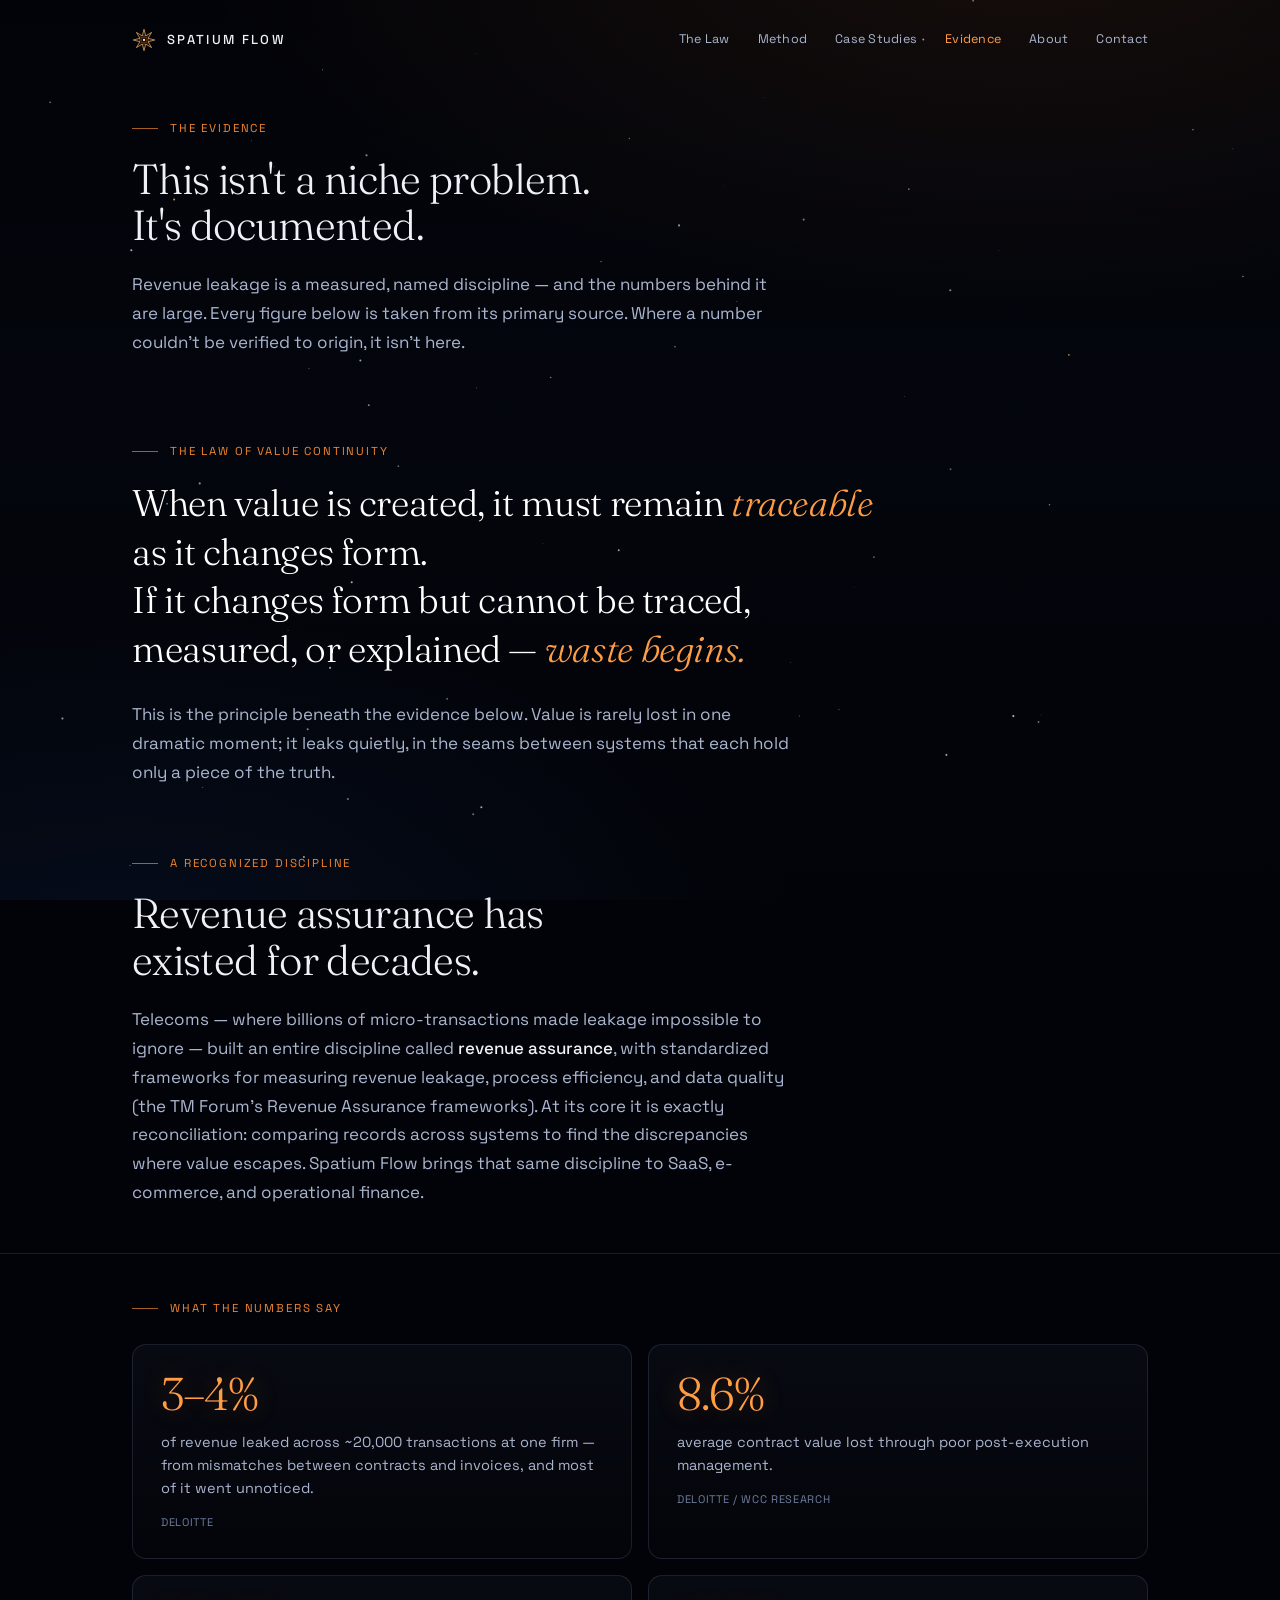
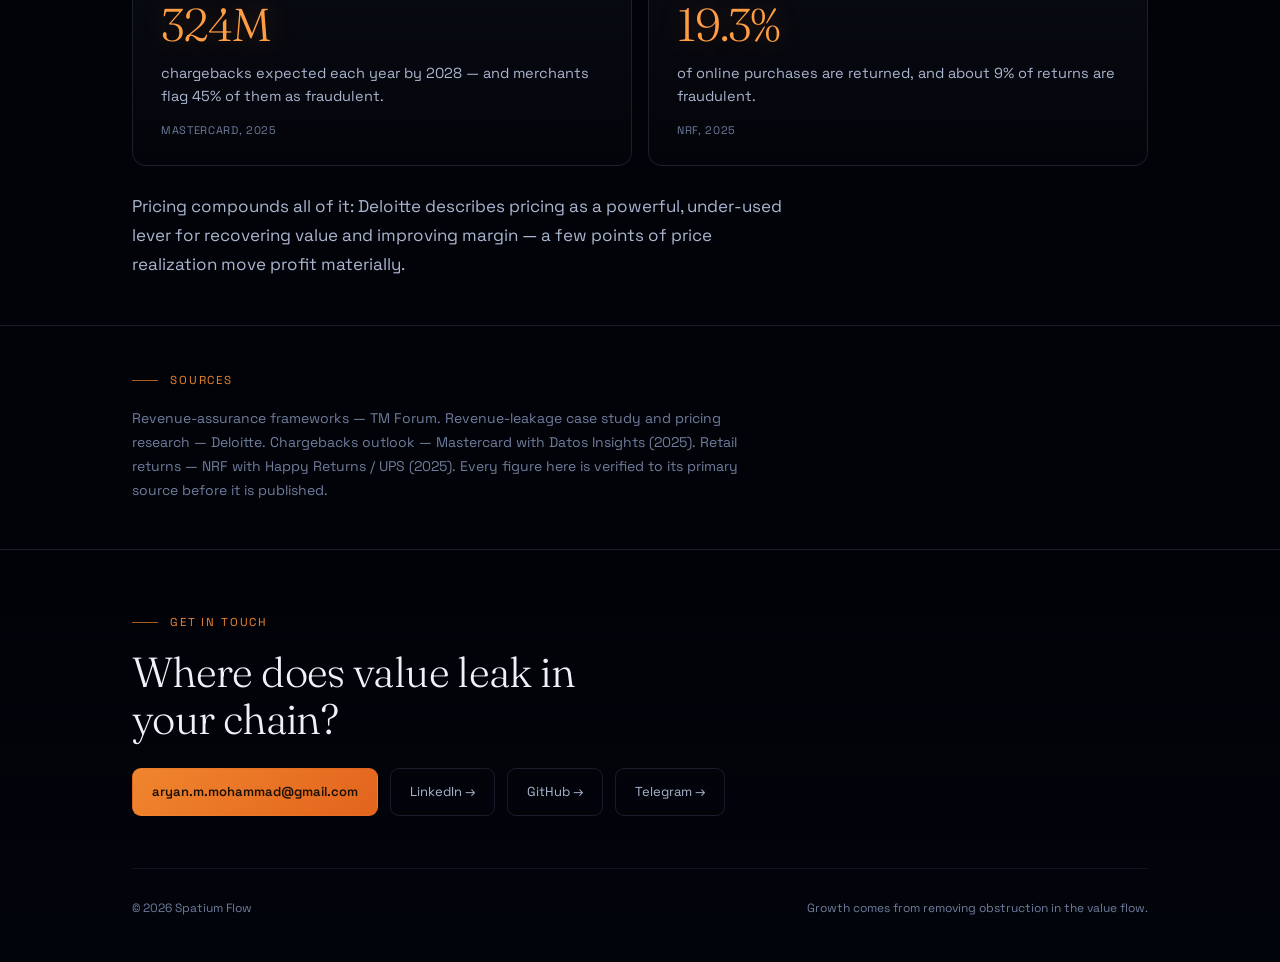
<file: docs/research/index.html>
<!DOCTYPE html>
<html lang="en">
<head>
<meta charset="utf-8">
<meta name="viewport" content="width=device-width, initial-scale=1">
<title>Spatium Flow — the evidence</title>
<meta name="description" content="The evidence behind revenue integrity: revenue assurance as a recognized discipline, plus verified figures from Deloitte, Mastercard, and NRF — each cited to its primary source.">
<link rel="icon" type="image/svg+xml" href="/favicon.svg">
<link rel="icon" type="image/png" sizes="32x32" href="/favicon-32.png">
<link rel="apple-touch-icon" href="/apple-touch-icon.png">
<link rel="preconnect" href="https://fonts.googleapis.com">
<link rel="preconnect" href="https://fonts.gstatic.com" crossorigin>
<link href="https://fonts.googleapis.com/css2?family=Fraunces:opsz,wght@9..144,300;9..144,400;9..144,500&family=Space+Grotesk:wght@400;500;600&display=swap" rel="stylesheet">
<style>
  :root{
    /* deep space */
    --void:#020308; --space:#04060d; --space-2:#070b1c; --deep:#0a1228;
    --blue:#1f4fa3; --blue-bright:#3a72d4; --blue-soft:#6f9be0;
    --orange:#f0852e; --orange-2:#ff9d45; --amber:#ffb869; --ember:#e2641d;
    --star:#eaf2ff; --paper:#eef1f8; --mist:#aab6cf; --faint:#6f7d9c;
    --line:rgba(140,160,210,.16); --line-2:rgba(140,160,210,.10);
    --mono:'Space Grotesk',ui-monospace,'Cascadia Mono',Menlo,monospace;
    --sans:'Space Grotesk',-apple-system,BlinkMacSystemFont,'Segoe UI',sans-serif;
    --serif:'Fraunces',Georgia,'Times New Roman',serif;
  }
  *{box-sizing:border-box;margin:0;padding:0}
  html{scroll-behavior:smooth}
  body{background:var(--void);color:var(--paper);font-family:var(--sans);font-size:16px;line-height:1.55;-webkit-font-smoothing:antialiased;overflow-x:hidden}
  .wrap{max-width:1080px;margin:0 auto;padding:0 32px;position:relative}
  a{color:inherit}
  ::selection{background:var(--orange);color:var(--void)}

  /* fixed starfield behind everything */
  #sky{position:fixed;inset:0;z-index:0;display:block;background:
    radial-gradient(120% 80% at 80% -10%, rgba(240,133,46,.09), transparent 55%),
    radial-gradient(90% 70% at 10% 110%, rgba(31,79,163,.14), transparent 60%),
    linear-gradient(180deg,#020308 0%,#04060d 45%,#020308 100%)}
  .page{position:relative;z-index:1}

  /* top bar */
  .bar{position:absolute;top:0;left:0;right:0;z-index:10}
  .bar .wrap{display:flex;align-items:center;justify-content:space-between;padding-top:28px}
  .brand{display:flex;align-items:center;gap:11px;font-family:var(--mono);font-size:13px;letter-spacing:.18em;color:var(--paper);text-decoration:none;font-weight:500}
  .brand .mark{width:24px;height:24px;flex:none}
  .bar nav{display:flex;gap:28px;font-family:var(--mono);font-size:12.5px;color:var(--mist);letter-spacing:.02em}
  .bar nav a{text-decoration:none;transition:color .18s}
  .bar nav a:hover{color:var(--orange-2)}
  @media(max-width:660px){.bar nav{display:none}}

  /* hero */
  
  .eyebrow{font-family:var(--mono);font-size:12px;letter-spacing:.32em;text-transform:uppercase;color:var(--orange);margin-bottom:30px;opacity:0;animation:rise .9s .1s ease forwards}
  h1{font-family:var(--serif);font-weight:300;font-size:clamp(38px,7vw,82px);line-height:1.0;letter-spacing:-.02em;max-width:15ch;margin-bottom:30px;text-shadow:none}
  h1 .ln{display:block;opacity:0;animation:rise 1s ease forwards}
  h1 .ln:nth-child(1){animation-delay:.18s}
  h1 .ln:nth-child(2){animation-delay:.34s}
  h1 em{font-style:italic;font-weight:400;color:var(--orange-2)}
  .sub{font-size:clamp(16px,2.1vw,19px);color:var(--mist);max-width:50ch;line-height:1.65;margin-bottom:42px;opacity:0;animation:rise 1s .5s ease forwards}
  .cta-row{display:flex;flex-wrap:wrap;gap:14px;align-items:center;opacity:0;animation:rise 1s .66s ease forwards}
  .btn{font-family:var(--mono);font-size:13px;letter-spacing:.02em;font-weight:500;text-decoration:none;padding:14px 24px;border-radius:9px;transition:transform .16s,box-shadow .16s,background .16s,border-color .16s;display:inline-flex;align-items:center;gap:9px}
  .btn-primary{background:linear-gradient(135deg,var(--orange),var(--ember));color:#1a0f04;box-shadow:0 0 0 rgba(240,133,46,0)}
  .btn-primary:hover{transform:translateY(-2px);box-shadow:0 14px 40px -10px rgba(240,133,46,.6)}
  .btn-ghost{border:1px solid var(--line);color:var(--paper);background:rgba(140,160,210,.04)}
  .btn-ghost:hover{border-color:var(--blue-soft);color:#fff}
  .btn .ar{transition:transform .16s}.btn:hover .ar{transform:translateX(3px)}
  @keyframes rise{from{opacity:0;transform:translateY(16px)}to{opacity:1;transform:none}}

  /* the SIGNATURE rift — two systems, a glowing orange rift in deep space */
  @media(max-width:560px){.iv{grid-template-columns:1fr;max-width:340px;gap:12px}.iv .between{height:34px}.iv .between::before{left:50%;right:auto;top:8px;bottom:8px;width:1px;height:auto}}

  /* section shell */
  section{padding:92px 0;position:relative}
  .lab{font-family:var(--mono);font-size:11.5px;letter-spacing:.16em;text-transform:uppercase;color:var(--orange);margin-bottom:18px;display:flex;align-items:center;gap:12px}
  .lab::before{content:"";width:26px;height:1px;background:var(--orange);opacity:.7}
  h2{font-family:var(--serif);font-weight:300;font-size:clamp(27px,4vw,42px);line-height:1.1;letter-spacing:-.015em;max-width:18ch;margin-bottom:22px}
  .body-lg{font-size:17px;color:var(--mist);max-width:60ch;line-height:1.7}
  .body-lg strong{color:var(--paper);font-weight:500}
  .body-lg em{color:var(--orange-2);font-style:italic}

  /* stats / proof band */
  .proof{padding:54px 0 16px;position:relative}
  .proof-grid{display:grid;grid-template-columns:repeat(4,1fr);gap:24px;border-top:1px solid var(--line);border-bottom:1px solid var(--line);padding:40px 0}
  .pf{text-align:center}
  .pf .pv{font-family:var(--serif);font-weight:300;font-size:clamp(34px,5vw,52px);line-height:1;color:#fff;letter-spacing:-.02em;font-variant-numeric:tabular-nums}
  .pf .pv .c{color:var(--orange-2);font-size:.5em;vertical-align:.35em;margin-right:.04em}
  .pf .pv .u{color:var(--orange-2);font-size:.6em;vertical-align:.05em;margin-left:.02em}
  .pf .pl{font-family:var(--mono);font-size:11.5px;letter-spacing:.03em;color:var(--faint);margin-top:13px;line-height:1.5;text-transform:uppercase}
  .proof-note{text-align:center;font-family:var(--mono);font-size:12.5px;color:var(--mist);margin-top:22px}
  .proof-note a{color:var(--orange-2);text-decoration:none}
  .proof-note a:hover{text-decoration:underline}
  @media(max-width:680px){.proof-grid{grid-template-columns:1fr 1fr;gap:30px 18px;padding:32px 0}}
  .divider{height:1px;background:linear-gradient(90deg,transparent,var(--line),transparent)}

  /* thesis chain */
  .chain{display:flex;flex-wrap:wrap;gap:8px;margin-top:38px;align-items:center}
  .chain .step{font-family:var(--mono);font-size:11.5px;letter-spacing:.03em;text-transform:uppercase;color:var(--mist);border:1px solid var(--line);border-radius:7px;padding:9px 14px;background:rgba(140,160,210,.04)}
  .chain .arr{color:var(--orange);font-size:13px;opacity:.7}

  /* product */
  .pcard{display:grid;grid-template-columns:1.15fr .85fr;border:1px solid var(--line);border-radius:16px;overflow:hidden;background:linear-gradient(180deg,rgba(140,160,210,.05),rgba(140,160,210,.015))}
  .pcard .left{padding:40px 38px}
  .pcard .tag{font-family:var(--mono);font-size:11px;letter-spacing:.08em;text-transform:uppercase;color:var(--orange-2);margin-bottom:15px}
  .pcard h3{font-family:var(--serif);font-weight:400;font-size:32px;margin-bottom:15px;color:#fff}
  .pcard p{font-size:15px;color:var(--mist);line-height:1.65;margin-bottom:28px;max-width:46ch}
  .pcard .right{border-left:1px solid var(--line);padding:34px 32px;display:flex;flex-direction:column;justify-content:center;background:rgba(4,6,15,.4)}
  .stat{padding:15px 0;border-bottom:1px solid var(--line-2)}
  .stat:last-child{border-bottom:none}
  .stat .v{font-family:var(--serif);font-size:32px;line-height:1;color:var(--orange-2);font-variant-numeric:tabular-nums;text-shadow:0 0 30px rgba(240,133,46,.35)}
  .stat .v .c{color:var(--blue-soft);font-size:.5em;vertical-align:.3em;margin-right:.06em;text-shadow:none}
  .stat .v.blue{color:var(--blue-soft);text-shadow:0 0 30px rgba(58,114,212,.4)}
  .stat .l{font-family:var(--mono);font-size:10.5px;letter-spacing:.04em;text-transform:uppercase;color:var(--faint);margin-top:8px}
  @media(max-width:720px){.pcard{grid-template-columns:1fr}.pcard .right{border-left:none;border-top:1px solid var(--line)}}

  /* roadmap */
  .rgrid{display:grid;grid-template-columns:repeat(4,1fr);gap:14px;margin-top:12px}
  .ritem{border:1px solid var(--line);border-radius:12px;padding:22px 20px;background:rgba(140,160,210,.03)}
  .ritem .st{font-family:var(--mono);font-size:10px;letter-spacing:.06em;text-transform:uppercase;padding:3px 10px;border-radius:20px;display:inline-block;margin-bottom:14px}
  .ritem.live .st{background:linear-gradient(135deg,var(--orange),var(--ember));color:#1a0f04;font-weight:600}
  .ritem.next{border-style:dashed;background:transparent}
  .ritem.next .st{color:var(--blue-soft);border:1px solid var(--line)}
  .ritem h4{font-size:15.5px;font-weight:600;margin-bottom:7px;letter-spacing:-.01em;color:var(--paper)}
  .ritem p{font-size:13px;color:var(--faint);line-height:1.5}
  @media(max-width:760px){.rgrid{grid-template-columns:1fr 1fr}}
  @media(max-width:440px){.rgrid{grid-template-columns:1fr}}

  /* founder */
  .founder .inner{display:grid;grid-template-columns:auto 1fr;gap:30px;align-items:start;max-width:820px}
  .mono-badge{width:86px;height:86px;border-radius:15px;background:linear-gradient(160deg,var(--deep),var(--void));border:1px solid var(--line);display:flex;align-items:center;justify-content:center;flex:none}
  .mono-badge span{font-family:var(--serif);font-size:36px;color:var(--orange-2);text-shadow:0 0 24px rgba(240,133,46,.4)}
  .founder h3{font-size:20px;font-weight:600;margin-bottom:4px;letter-spacing:-.01em}
  .founder .role{font-family:var(--mono);font-size:12.5px;color:var(--orange-2);margin-bottom:18px}
  .founder p{font-size:15.5px;color:var(--mist);line-height:1.68;max-width:60ch;margin-bottom:16px}
  .founder .creds{display:flex;flex-wrap:wrap;gap:8px}
  .founder .creds span{font-family:var(--mono);font-size:11.5px;color:var(--mist);border:1px solid var(--line);border-radius:7px;padding:7px 13px;background:rgba(140,160,210,.04)}
  @media(max-width:560px){.founder .inner{grid-template-columns:1fr}}

  /* footer */
  .foot{border-top:1px solid var(--line);padding:64px 0 44px;background:linear-gradient(180deg,transparent,rgba(4,6,15,.6))}
  .foot h2{margin-bottom:26px}
  .foot .contact{display:flex;flex-wrap:wrap;gap:12px;margin-bottom:52px}
  .foot a.cbtn{font-family:var(--mono);font-size:13px;text-decoration:none;border:1px solid var(--line);border-radius:9px;padding:13px 19px;transition:border-color .16s,color .16s,transform .16s;color:var(--mist)}
  .foot a.cbtn:hover{border-color:var(--blue-soft);color:#fff;transform:translateY(-2px)}
  .foot a.cbtn.gold{background:linear-gradient(135deg,var(--orange),var(--ember));color:#1a0f04;border-color:transparent;font-weight:600}
  .foot .base{display:flex;flex-wrap:wrap;justify-content:space-between;gap:18px;align-items:center;border-top:1px solid var(--line-2);padding-top:30px;font-family:var(--mono);font-size:12px;color:var(--faint)}

  /* balanced hero */
  .hero{min-height:100vh;display:flex;align-items:center;padding:120px 0 70px;position:relative}
  .hero-grid{display:grid;grid-template-columns:1.05fr .95fr;gap:40px;align-items:center;width:100%}
  .hero-text{max-width:none}
  .hero-emblem{display:flex;align-items:center;justify-content:center}
  .hero-emblem svg{width:min(420px,42vw);height:auto;display:block;filter:drop-shadow(0 0 30px rgba(240,133,46,.14))}
  @media(max-width:880px){.hero-grid{grid-template-columns:1fr;gap:8px}.hero-emblem{order:-1;margin-bottom:4px}.hero-emblem svg{width:240px}}

  /* the space-between explainer */
  .gap-explain{padding:30px 0 92px;position:relative}
  .gap-demo{display:grid;grid-template-columns:1fr 56px 1fr;gap:0;align-items:stretch;margin:34px 0 26px;max-width:860px}
  .gp-sys{border:1px solid var(--line);border-radius:13px;padding:24px 26px;background:linear-gradient(180deg,rgba(140,160,210,.05),rgba(140,160,210,.015))}
  .gp-tag{font-family:var(--mono);font-size:11px;letter-spacing:.06em;text-transform:uppercase;color:var(--blue-soft);margin-bottom:11px}
  .gp-claim{font-size:16px;color:var(--mist);line-height:1.5}
  .gp-claim b{color:#fff;font-weight:600}
  .gp-mid{display:flex;align-items:center;justify-content:center}
  .gp-arrow{font-family:var(--mono);font-size:18px;color:var(--orange);opacity:.85}
  .gap-result{max-width:860px;border-left:3px solid var(--orange);padding:14px 0 14px 22px;display:flex;gap:16px;align-items:baseline;flex-wrap:wrap}
  .gr-amt{font-family:var(--serif);font-size:34px;color:var(--orange-2);line-height:1;font-variant-numeric:tabular-nums;text-shadow:0 0 26px rgba(240,133,46,.3)}
  .gr-txt{font-size:15.5px;color:var(--mist);line-height:1.6;max-width:52ch}
  .gr-txt b{color:#fff;font-weight:600}
  @media(max-width:620px){.gap-demo{grid-template-columns:1fr;gap:12px}.gp-mid{height:30px}.gp-arrow{transform:rotate(90deg)}}

  /* The Law of Value Continuity */
  .law{padding:74px 0 22px;position:relative}
  .law-text{font-family:var(--serif);font-weight:300;font-size:clamp(23px,3.2vw,37px);line-height:1.32;letter-spacing:-.01em;color:#fff;max-width:780px;margin-bottom:26px}
  .law-text em{font-style:italic;color:var(--orange-2)}

  .constellation{display:flex;justify-content:center;margin:30px auto 0;max-width:560px}
  .constellation svg{width:100%;height:auto;display:block}
  .reveal{opacity:0;transform:translateY(16px)}
  .reveal.in{opacity:1;transform:none;transition:opacity .7s ease,transform .7s ease}
  @media(prefers-reduced-motion:reduce){*{animation:none!important;transition:none!important;scroll-behavior:auto}.reveal{opacity:1;transform:none}.eyebrow,h1 .ln,.sub,.cta-row{opacity:1!important}}

  /* sub-page additions */
  .page-hero{padding:120px 0 12px}
  .case{padding:46px 0}
  .case + .case{border-top:1px solid var(--line)}
  .story{display:grid;grid-template-columns:repeat(2,1fr);gap:20px 44px;margin-top:30px}
  .story h4{font-family:var(--mono);font-size:11.5px;letter-spacing:.08em;text-transform:uppercase;color:var(--orange-2);margin-bottom:9px}
  .story p{font-size:15px;color:var(--mist);line-height:1.65}
  @media(max-width:680px){.story{grid-template-columns:1fr;gap:18px}}
  .evgrid{display:grid;grid-template-columns:repeat(2,1fr);gap:16px;margin-top:26px}
  .ev{border:1px solid var(--line);border-radius:14px;padding:26px 28px;background:linear-gradient(180deg,rgba(140,160,210,.05),rgba(140,160,210,.015))}
  .ev .n{font-family:var(--serif);font-weight:300;font-size:clamp(34px,5vw,46px);line-height:1;color:var(--orange-2);text-shadow:0 0 26px rgba(240,133,46,.28);letter-spacing:-.02em}
  .ev .d{font-size:14.5px;color:var(--mist);line-height:1.6;margin-top:14px}
  .ev .s{font-family:var(--mono);font-size:11px;letter-spacing:.06em;text-transform:uppercase;color:var(--faint);margin-top:14px}
  @media(max-width:680px){.evgrid{grid-template-columns:1fr}}
  .srcs{font-size:14px;color:var(--faint);line-height:1.7;max-width:72ch}
</style>
</head>
<body>
<canvas id="sky"></canvas>
<div class="page">

<div class="bar"><div class="wrap">
  <a class="brand" href="/">
    <svg class="mark" viewBox="0 0 36 36" fill="none" xmlns="http://www.w3.org/2000/svg" aria-hidden="true"><path d="M18.0 2.0 L20.53 11.9 L29.31 6.69 L24.1 15.47 L34.0 18.0 L24.1 20.53 L29.31 29.31 L20.53 24.1 L18.0 34.0 L15.47 24.1 L6.69 29.31 L11.9 20.53 L2.0 18.0 L11.9 15.47 L6.69 6.69 L15.47 11.9 Z" stroke="#ffb869" stroke-width="1.15" stroke-linejoin="round" fill="none" opacity=".95"/><path d="M18.0 10.6 L19.15 15.23 L23.23 12.77 L20.77 16.85 L25.4 18.0 L20.77 19.15 L23.23 23.23 L19.15 20.77 L18.0 25.4 L16.85 20.77 L12.77 23.23 L15.23 19.15 L10.6 18.0 L15.23 16.85 L12.77 12.77 L16.85 15.23 Z" stroke="#f0852e" stroke-width=".9" stroke-linejoin="round" fill="none" opacity=".55"/><circle cx="18" cy="18" r="1.7" fill="#ffd9a8"/></svg>
    SPATIUM&nbsp;FLOW
  </a>
  <nav>
    <a href="/#law">The Law</a>
    <a href="/#method">Method</a>
    <a href="/case-studies/">Case Studies</a>
    <a href="/research/" style="color:var(--orange-2)">Evidence</a>
    <a href="/about/">About</a>
    <a href="/#contact">Contact</a>
  </nav>
</div></div>


<section class="page-hero"><div class="wrap reveal">
  <div class="lab">The evidence</div>
  <h2>This isn't a niche problem. It's documented.</h2>
  <p class="body-lg">Revenue leakage is a measured, named discipline &mdash; and the numbers behind it are large. Every figure below is taken from its primary source. Where a number couldn't be verified to origin, it isn't here.</p>
</div></section>

<section class="law"><div class="wrap reveal">
  <div class="lab">The Law of Value Continuity</div>
  <p class="law-text">When value is created, it must remain <em>traceable</em> as it changes form.<br>If it changes form but cannot be traced, measured, or explained &mdash; <em>waste begins.</em></p>
  <p class="body-lg">This is the principle beneath the evidence below. Value is rarely lost in one dramatic moment; it leaks quietly, in the seams between systems that each hold only a piece of the truth.</p>
</div></section>

<section class="case"><div class="wrap reveal">
  <div class="lab">A recognized discipline</div>
  <h2>Revenue assurance has existed for decades.</h2>
  <p class="body-lg">Telecoms &mdash; where billions of micro-transactions made leakage impossible to ignore &mdash; built an entire discipline called <strong>revenue assurance</strong>, with standardized frameworks for measuring revenue leakage, process efficiency, and data quality (the TM Forum's Revenue Assurance frameworks). At its core it is exactly reconciliation: comparing records across systems to find the discrepancies where value escapes. Spatium Flow brings that same discipline to SaaS, e-commerce, and operational finance.</p>
</div></section>

<section class="case"><div class="wrap reveal">
  <div class="lab">What the numbers say</div>
  <div class="evgrid">
    <div class="ev"><div class="n">3&ndash;4%</div><div class="d">of revenue leaked across ~20,000 transactions at one firm &mdash; from mismatches between contracts and invoices, and most of it went unnoticed.</div><div class="s">Deloitte</div></div>
    <div class="ev"><div class="n">8.6%</div><div class="d">average contract value lost through poor post-execution management.</div><div class="s">Deloitte / WCC research</div></div>
    <div class="ev"><div class="n">324M</div><div class="d">chargebacks expected each year by 2028 &mdash; and merchants flag 45% of them as fraudulent.</div><div class="s">Mastercard, 2025</div></div>
    <div class="ev"><div class="n">19.3%</div><div class="d">of online purchases are returned, and about 9% of returns are fraudulent.</div><div class="s">NRF, 2025</div></div>
  </div>
  <p class="body-lg" style="margin-top:26px">Pricing compounds all of it: Deloitte describes pricing as a powerful, under-used lever for recovering value and improving margin &mdash; a few points of price realization move profit materially.</p>
</div></section>

<section class="case"><div class="wrap reveal">
  <div class="lab">Sources</div>
  <p class="body-lg srcs">Revenue-assurance frameworks &mdash; TM Forum. Revenue-leakage case study and pricing research &mdash; Deloitte. Chargebacks outlook &mdash; Mastercard with Datos Insights (2025). Retail returns &mdash; NRF with Happy Returns / UPS (2025). Every figure here is verified to its primary source before it is published.</p>
</div></section>


<footer class="foot" id="contact"><div class="wrap reveal">
  <div class="lab">Get in touch</div>
  <h2>Where does value leak in your chain?</h2>
  <div class="contact">
    <a class="cbtn gold" href="mailto:aryan.m.mohammad@gmail.com">aryan.m.mohammad@gmail.com</a>
    <a class="cbtn" href="https://www.linkedin.com/in/aryan-mohammaddoost-990b6631a" target="_blank" rel="noopener">LinkedIn →</a>
    <a class="cbtn" href="https://github.com/aryanmmohammad-commits/flow_audit_v2" target="_blank" rel="noopener">GitHub →</a>
    <a class="cbtn" href="https://t.me/Ryanmhd98" target="_blank" rel="noopener">Telegram →</a>
  </div>
  <div class="base">
    <span>© 2026 Spatium Flow</span>
    <span>Growth comes from removing obstruction in the value flow.</span>
  </div>
</div></footer>

</div>

<script>
// ---- starfield: quiet night sky — slow, calm drift + gentle twinkle (no fast stars, no streaks) ----
(function(){
  const reduce = window.matchMedia && window.matchMedia('(prefers-reduced-motion: reduce)').matches;
  const cv = document.getElementById('sky'); if(!cv) return;
  const ctx = cv.getContext('2d');
  let w,h,dpr,stars=[];
  function size(){
    dpr=Math.min(window.devicePixelRatio||1,2);
    w=cv.width=innerWidth*dpr; h=cv.height=innerHeight*dpr;
    cv.style.width=innerWidth+'px'; cv.style.height=innerHeight+'px';
    const n=Math.round((innerWidth*innerHeight)/16000);   // gentle density, calm
    stars=Array.from({length:n},()=>{
      const z=Math.random();
      return {x:Math.random()*w,y:Math.random()*h,
        r:(z*0.8+0.35)*dpr, base:0.22+z*0.4,
        tw:Math.random()*Math.PI*2, tws:0.12+Math.random()*0.3,
        vx:(0.016+z*0.04)*dpr,            // slow, gentle drift — none move fast
        warm:Math.random()<0.06};
    });
  }
  function draw(t){
    ctx.clearRect(0,0,w,h);
    for(const s of stars){
      if(!reduce){ s.x-=s.vx; if(s.x<-2) s.x=w+2; }   // calm drift
      const tw=reduce?0.6:(s.base+0.18*Math.sin(t*0.001*s.tws+s.tw));
      const a=Math.max(0.06,tw);
      ctx.beginPath(); ctx.arc(s.x,s.y,s.r,0,6.2832);
      ctx.fillStyle=(s.warm?'rgba(255,196,140,':'rgba(216,226,242,')+a+')';
      ctx.fill();
    }
    if(!reduce) requestAnimationFrame(draw);
  }
  size();
  if(reduce){draw(0);} else {requestAnimationFrame(draw);}
  let to; addEventListener('resize',()=>{clearTimeout(to);to=setTimeout(size,150)});
})();
// ---- scroll reveal ----
if(!(window.matchMedia && window.matchMedia('(prefers-reduced-motion: reduce)').matches)){
  const io=new IntersectionObserver((es)=>{es.forEach(e=>{if(e.isIntersecting){e.target.classList.add('in');io.unobserve(e.target);}});},{threshold:.12});
  document.querySelectorAll('.reveal').forEach(el=>io.observe(el));
} else {
  document.querySelectorAll('.reveal').forEach(el=>el.classList.add('in'));
}
</script>
</body>
</html>
</file>
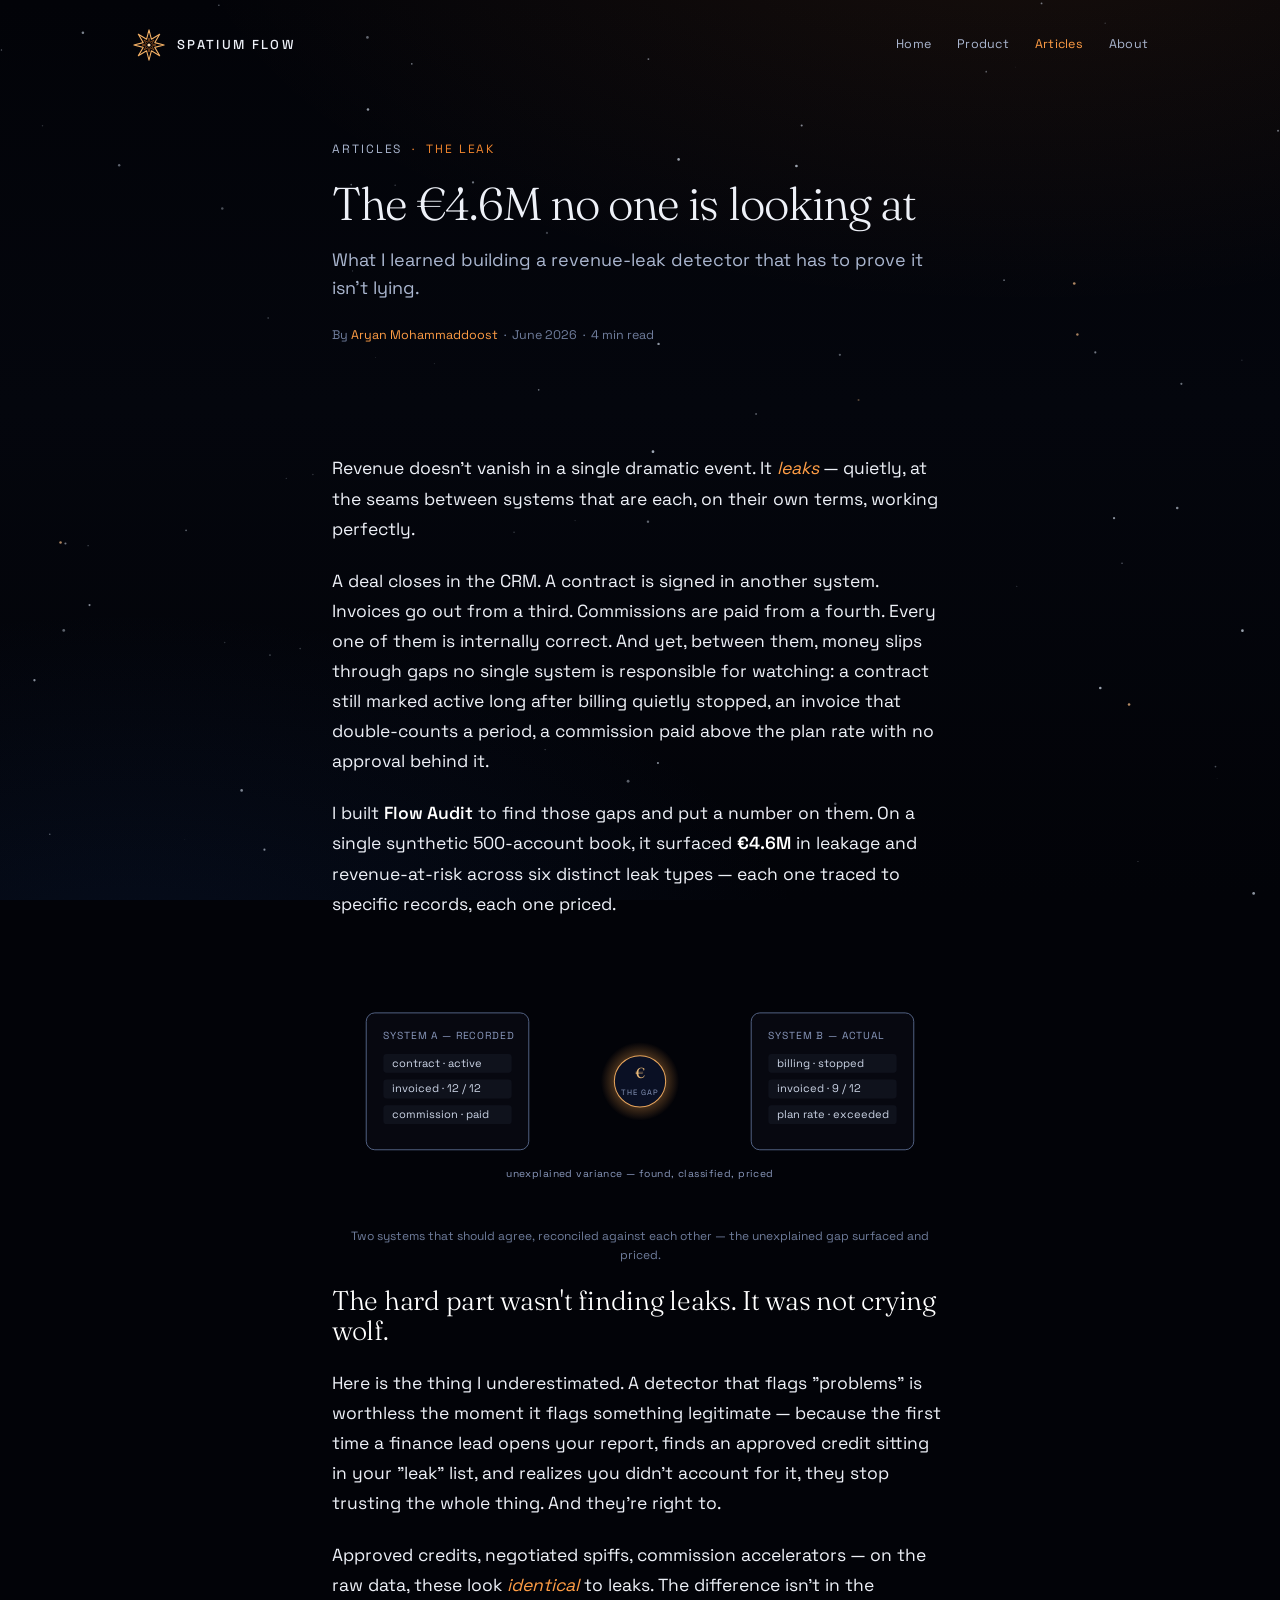
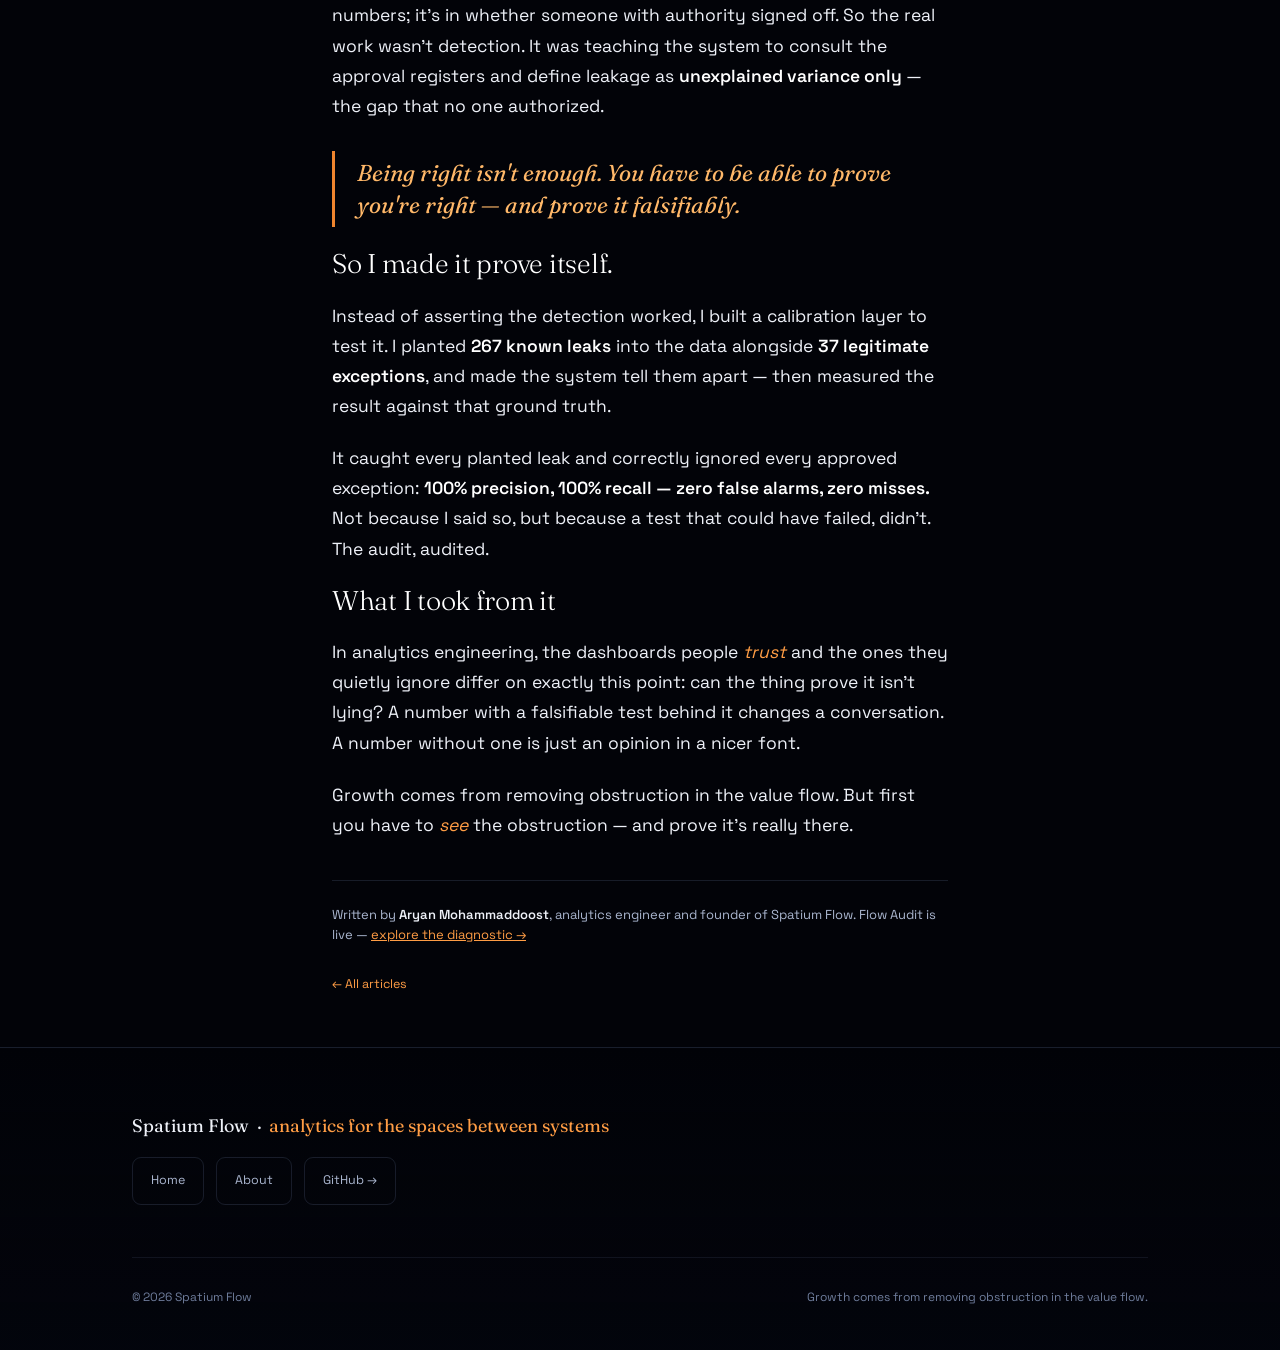
<file: docs/articles/the-revenue-leak-method.html>
<!DOCTYPE html>
<html lang="en">
<head>
<meta charset="utf-8">
<meta name="viewport" content="width=device-width, initial-scale=1">
<title>The €4.6M no one is looking at — Spatium Flow</title>
<meta name="description" content="What I learned building a revenue-leak detector that has to prove it isn't lying.">
<link rel="icon" type="image/svg+xml" href="/favicon.svg">
<link rel="icon" type="image/png" sizes="32x32" href="/favicon-32.png">
<link rel="apple-touch-icon" href="/apple-touch-icon.png">
<link rel="preconnect" href="https://fonts.googleapis.com"><link rel="preconnect" href="https://fonts.gstatic.com" crossorigin>
<link href="https://fonts.googleapis.com/css2?family=Fraunces:opsz,wght@9..144,300;9..144,400;9..144,500&family=Space+Grotesk:wght@400;500;600&display=swap" rel="stylesheet">
<link href="../assets/site.css" rel="stylesheet">
</head>
<body>
<canvas id="sky"></canvas>
<div class="page">
<div class="bar"><div class="wrap">
  <a class="brand" href="../">
    <svg class="mark" viewBox="0 0 36 36" fill="none" xmlns="http://www.w3.org/2000/svg" aria-hidden="true"><path d="M18.0 2.0 L20.53 11.9 L29.31 6.69 L24.1 15.47 L34.0 18.0 L24.1 20.53 L29.31 29.31 L20.53 24.1 L18.0 34.0 L15.47 24.1 L6.69 29.31 L11.9 20.53 L2.0 18.0 L11.9 15.47 L6.69 6.69 L15.47 11.9 Z" stroke="#ffb869" stroke-width="1.15" stroke-linejoin="round" fill="none" opacity=".95"/><path d="M18.0 10.6 L19.15 15.23 L23.23 12.77 L20.77 16.85 L25.4 18.0 L20.77 19.15 L23.23 23.23 L19.15 20.77 L18.0 25.4 L16.85 20.77 L12.77 23.23 L15.23 19.15 L10.6 18.0 L15.23 16.85 L12.77 12.77 L16.85 15.23 Z" stroke="#f0852e" stroke-width=".9" stroke-linejoin="round" fill="none" opacity=".55"/><circle cx="18" cy="18" r="1.7" fill="#ffd9a8"/></svg>SPATIUM&nbsp;FLOW
  </a>
  <nav><a href="../">Home</a><a href="../flow-audit/">Product</a><a href="./" class="on">Articles</a><a href="../about/">About</a></nav>
</div></div>

<header class="head"><div class="narrow">
  <div class="kicker"><a href="./">Articles</a> &nbsp;·&nbsp; The Leak</div>
  <h1>The €4.6M no one is looking at</h1>
  <p class="dek">What I learned building a revenue-leak detector that has to prove it isn't lying.</p>
  <div class="byline">By <b>Aryan Mohammaddoost</b> &nbsp;·&nbsp; June 2026 &nbsp;·&nbsp; 4 min read</div>
</div></header>

<article><div class="narrow">
  <p>Revenue doesn't vanish in a single dramatic event. It <em>leaks</em> — quietly, at the seams between systems that are each, on their own terms, working perfectly.</p>
  <p>A deal closes in the CRM. A contract is signed in another system. Invoices go out from a third. Commissions are paid from a fourth. Every one of them is internally correct. And yet, between them, money slips through gaps no single system is responsible for watching: a contract still marked active long after billing quietly stopped, an invoice that double-counts a period, a commission paid above the plan rate with no approval behind it.</p>
  <p>I built <strong>Flow Audit</strong> to find those gaps and put a number on them. On a single synthetic 500-account book, it surfaced <strong>€4.6M</strong> in leakage and revenue-at-risk across six distinct leak types — each one traced to specific records, each one priced.</p>
  <figure>
    <svg viewBox="0 0 720 300" fill="none" xmlns="http://www.w3.org/2000/svg" role="img" aria-label="Two systems reconciled, with the unexplained gap surfaced and priced">
  <defs>
    <linearGradient id="ln" x1="0" y1="0" x2="720" y2="0">
      <stop offset="0" stop-color="#5f7196" stop-opacity=".5"/>
      <stop offset=".5" stop-color="#d98a3f"/>
      <stop offset="1" stop-color="#5f7196" stop-opacity=".5"/>
    </linearGradient>
    <radialGradient id="gp" cx="50%" cy="50%" r="50%">
      <stop offset="0" stop-color="#e6a45c" stop-opacity=".9"/>
      <stop offset="100%" stop-color="#d98a3f" stop-opacity="0"/>
    </radialGradient>
  </defs>

  <!-- left system: what was recorded -->
  <g>
    <rect x="40" y="70" width="190" height="160" rx="10" stroke="#5f7196" stroke-width="1" fill="rgba(140,160,210,.04)"/>
    <text x="60" y="100" font-family="'Space Grotesk',sans-serif" font-size="12" letter-spacing="1" fill="#8a99bd">SYSTEM A — RECORDED</text>
    <g font-family="'Space Grotesk',sans-serif" font-size="13" fill="#cdd6e8">
      <rect x="60" y="118" width="150" height="22" rx="4" fill="rgba(140,160,210,.06)"/>
      <text x="70" y="133">contract · active</text>
      <rect x="60" y="148" width="150" height="22" rx="4" fill="rgba(140,160,210,.06)"/>
      <text x="70" y="163">invoiced · 12 / 12</text>
      <rect x="60" y="178" width="150" height="22" rx="4" fill="rgba(140,160,210,.06)"/>
      <text x="70" y="193">commission · paid</text>
    </g>
  </g>

  <!-- right system: what is true -->
  <g>
    <rect x="490" y="70" width="190" height="160" rx="10" stroke="#5f7196" stroke-width="1" fill="rgba(140,160,210,.04)"/>
    <text x="510" y="100" font-family="'Space Grotesk',sans-serif" font-size="12" letter-spacing="1" fill="#8a99bd">SYSTEM B — ACTUAL</text>
    <g font-family="'Space Grotesk',sans-serif" font-size="13" fill="#cdd6e8">
      <rect x="510" y="118" width="150" height="22" rx="4" fill="rgba(140,160,210,.06)"/>
      <text x="520" y="133">billing · stopped</text>
      <rect x="510" y="148" width="150" height="22" rx="4" fill="rgba(140,160,210,.06)"/>
      <text x="520" y="163">invoiced · 9 / 12</text>
      <rect x="510" y="178" width="150" height="22" rx="4" fill="rgba(140,160,210,.06)"/>
      <text x="520" y="193">plan rate · exceeded</text>
    </g>
  </g>

  <!-- reconciliation line through the gap -->
  <line x1="230" y1="150" x2="490" y2="150" stroke="url(#ln)" stroke-width="1.5"/>

  <!-- the gap, surfaced and priced -->
  <circle cx="360" cy="150" r="46" fill="url(#gp)"/>
  <circle cx="360" cy="150" r="30" stroke="#e6a45c" stroke-width="1.2" fill="#0a1024"/>
  <text x="360" y="146" text-anchor="middle" font-family="Fraunces,Georgia,serif" font-size="17" fill="#e8b878">€</text>
  <text x="360" y="166" text-anchor="middle" font-family="'Space Grotesk',sans-serif" font-size="9" letter-spacing="1" fill="#8a99bd">THE GAP</text>

  <text x="360" y="262" text-anchor="middle" font-family="'Space Grotesk',sans-serif" font-size="12" letter-spacing=".5" fill="#8a99bd">unexplained variance — found, classified, priced</text>
</svg>
    <figcaption>Two systems that should agree, reconciled against each other — the unexplained gap surfaced and priced.</figcaption>
  </figure>
  <h2>The hard part wasn't finding leaks. It was not crying wolf.</h2>
  <p>Here is the thing I underestimated. A detector that flags "problems" is worthless the moment it flags something legitimate — because the first time a finance lead opens your report, finds an approved credit sitting in your "leak" list, and realizes you didn't account for it, they stop trusting the whole thing. And they're right to.</p>
  <p>Approved credits, negotiated spiffs, commission accelerators — on the raw data, these look <em>identical</em> to leaks. The difference isn't in the numbers; it's in whether someone with authority signed off. So the real work wasn't detection. It was teaching the system to consult the approval registers and define leakage as <strong>unexplained variance only</strong> — the gap that no one authorized.</p>
  <blockquote>Being right isn't enough. You have to be able to prove you're right — and prove it falsifiably.</blockquote>
  <h2>So I made it prove itself.</h2>
  <p>Instead of asserting the detection worked, I built a calibration layer to test it. I planted <strong>267 known leaks</strong> into the data alongside <strong>37 legitimate exceptions</strong>, and made the system tell them apart — then measured the result against that ground truth.</p>
  <p>It caught every planted leak and correctly ignored every approved exception: <strong>100% precision, 100% recall — zero false alarms, zero misses.</strong> Not because I said so, but because a test that could have failed, didn't. The audit, audited.</p>
  <h2>What I took from it</h2>
  <p>In analytics engineering, the dashboards people <em>trust</em> and the ones they quietly ignore differ on exactly this point: can the thing prove it isn't lying? A number with a falsifiable test behind it changes a conversation. A number without one is just an opinion in a nicer font.</p>
  <p>Growth comes from removing obstruction in the value flow. But first you have to <em>see</em> the obstruction — and prove it's really there.</p>
  <div class="sign">Written by <b>Aryan Mohammaddoost</b>, analytics engineer and founder of Spatium Flow. Flow Audit is live — <a href="../flow-audit/" style="color:var(--orange-2)">explore the diagnostic &rarr;</a></div>
  <a class="back" href="./">&larr; All articles</a>
</div></article>

<footer class="foot"><div class="wrap">
  <div class="who">Spatium Flow &nbsp;·&nbsp; <span>analytics for the spaces between systems</span></div>
  <div class="contact" style="margin-top:18px"><a class="cbtn" href="../">Home</a><a class="cbtn" href="../about/">About</a><a class="cbtn" href="https://github.com/aryanmmohammad-commits" target="_blank" rel="noopener">GitHub &rarr;</a></div>
  <div class="base"><span>© 2026 Spatium Flow</span><span>Growth comes from removing obstruction in the value flow.</span></div>
</div></footer>
</div>
<script src="../assets/sky.js"></script>
</body>
</html>
</file>
<file: docs/assets/site.css>
/* ============================================================
   Spatium Flow — shared interstellar design system
   ============================================================ */
:root{
  --void:#020308; --space:#04060d; --space-2:#070b1c; --deep:#0a1228;
  --blue:#1f4fa3; --blue-bright:#3a72d4; --blue-soft:#6f9be0;
  --orange:#f0852e; --orange-2:#ff9d45; --amber:#ffb869; --ember:#e2641d;
  --green:#96e8ac;
  --star:#eaf2ff; --paper:#eef1f8; --mist:#aab6cf; --faint:#6f7d9c;
  --line:rgba(140,160,210,.16); --line-2:rgba(140,160,210,.10);
  --mono:'Space Grotesk',ui-monospace,'Cascadia Mono',Menlo,monospace;
  --sans:'Space Grotesk',-apple-system,BlinkMacSystemFont,'Segoe UI',sans-serif;
  --serif:'Fraunces',Georgia,'Times New Roman',serif;
}
*{box-sizing:border-box;margin:0;padding:0}
html{scroll-behavior:smooth}
body{background:var(--void);color:var(--paper);font-family:var(--sans);font-size:16px;line-height:1.55;-webkit-font-smoothing:antialiased;overflow-x:hidden}
.wrap{max-width:1080px;margin:0 auto;padding:0 32px;position:relative}
.narrow{max-width:680px;margin:0 auto;padding:0 32px;position:relative}
a{color:inherit}
::selection{background:var(--orange);color:var(--void)}

/* starfield behind everything */
#sky{position:fixed;inset:0;z-index:0;display:block;background:
  radial-gradient(120% 80% at 80% -10%, rgba(240,133,46,.09), transparent 55%),
  radial-gradient(90% 70% at 10% 110%, rgba(31,79,163,.14), transparent 60%),
  linear-gradient(180deg,#020308 0%,#04060d 45%,#020308 100%)}
.page{position:relative;z-index:1}

/* top bar */
.bar{position:absolute;top:0;left:0;right:0;z-index:10}
.bar .wrap{display:flex;align-items:center;justify-content:space-between;padding-top:28px}
.brand{display:flex;align-items:center;gap:11px;font-family:var(--mono);font-size:13px;letter-spacing:.18em;color:var(--paper);text-decoration:none;font-weight:500}
.brand .mark{width:34px;height:34px;flex:none}
.bar nav{display:flex;gap:26px;font-family:var(--mono);font-size:12.5px;color:var(--mist);letter-spacing:.02em}
.bar nav a{text-decoration:none;transition:color .18s}
.bar nav a:hover,.bar nav a.on{color:var(--orange-2)}
@media(max-width:680px){.bar nav{display:none}}

/* buttons */
.btn{font-family:var(--mono);font-size:13px;letter-spacing:.02em;font-weight:500;text-decoration:none;padding:14px 24px;border-radius:9px;transition:transform .16s,box-shadow .16s,background .16s,border-color .16s;display:inline-flex;align-items:center;gap:9px}
.btn-primary{background:linear-gradient(135deg,var(--orange),var(--ember));color:#1a0f04}
.btn-primary:hover{transform:translateY(-2px);box-shadow:0 14px 40px -10px rgba(240,133,46,.6)}
.btn-ghost{border:1px solid var(--line);color:var(--paper);background:rgba(140,160,210,.04)}
.btn-ghost:hover{border-color:var(--blue-soft);color:#fff}
.btn .ar{transition:transform .16s}.btn:hover .ar{transform:translateX(3px)}
.cbtn{font-family:var(--mono);font-size:12.5px;text-decoration:none;border:1px solid var(--line);border-radius:9px;padding:13px 18px;transition:border-color .16s,color .16s,transform .16s;color:var(--mist);display:inline-flex;align-items:center;gap:7px}
.cbtn:hover{border-color:var(--blue-soft);color:#fff;transform:translateY(-2px)}
.cbtn.gold{background:linear-gradient(135deg,var(--orange),var(--ember));color:#1a0f04;border-color:transparent;font-weight:600}

/* sections */
section{padding:92px 0;position:relative}
.lab{font-family:var(--mono);font-size:11.5px;letter-spacing:.16em;text-transform:uppercase;color:var(--orange);margin-bottom:18px;display:flex;align-items:center;gap:12px}
.lab::before{content:"";width:26px;height:1px;background:var(--orange);opacity:.7}
h2{font-family:var(--serif);font-weight:300;font-size:clamp(27px,4vw,42px);line-height:1.1;letter-spacing:-.015em;max-width:18ch;margin-bottom:22px}
.body-lg{font-size:17px;color:var(--mist);max-width:60ch;line-height:1.7}
.body-lg strong{color:var(--paper);font-weight:500}
.body-lg em{color:var(--orange-2);font-style:italic}
.divider{height:1px;background:linear-gradient(90deg,transparent,var(--line),transparent)}

/* footer (shared) */
.foot{border-top:1px solid var(--line);padding:64px 0 44px;background:linear-gradient(180deg,transparent,rgba(4,6,15,.6))}
.foot h2{margin-bottom:26px}
.foot .contact{display:flex;flex-wrap:wrap;gap:12px;margin-bottom:52px}
.foot .base{display:flex;flex-wrap:wrap;justify-content:space-between;gap:18px;align-items:center;border-top:1px solid var(--line-2);padding-top:30px;font-family:var(--mono);font-size:12px;color:var(--faint)}
.foot .who{font-family:var(--serif);font-size:18px;color:var(--paper)}
.foot .who span{color:var(--orange-2)}

/* reveal */
.reveal{opacity:0;transform:translateY(16px)}
.reveal.in{opacity:1;transform:none;transition:opacity .7s ease,transform .7s ease}

/* ---------- ABOUT page ---------- */
.ab-hero{padding:140px 0 76px;position:relative}
.ab-hero .wrap{display:grid;grid-template-columns:1fr 260px;gap:48px;align-items:center}
.ab-hero .eyebrow{font-family:var(--mono);font-size:12px;letter-spacing:.22em;text-transform:uppercase;color:var(--orange);margin-bottom:20px}
.ab-hero h1{font-family:var(--serif);font-weight:300;font-size:clamp(32px,5vw,50px);line-height:1.05;letter-spacing:-.02em;margin-bottom:14px}
.ab-hero .role{font-family:var(--mono);font-size:14px;color:var(--orange-2);margin-bottom:22px}
.ab-hero .pos{font-size:16.5px;color:var(--mist);max-width:46ch;line-height:1.6;margin-bottom:30px}
.ab-hero .contact{display:flex;flex-wrap:wrap;gap:10px}
.photo{width:260px;height:300px;border-radius:14px;border:1px solid var(--line);background:linear-gradient(160deg,#0d2036,#06101d);position:relative;overflow:hidden;display:flex;align-items:center;justify-content:center}
.photo img{width:100%;height:100%;object-fit:cover;display:block}
.photo .ph{display:flex;flex-direction:column;align-items:center;gap:12px;color:var(--faint)}
.photo .ph .mono-ch{font-family:var(--serif);font-size:64px;color:var(--amber);line-height:1;text-shadow:none}
.photo .ph .hint{font-family:var(--mono);font-size:10.5px;letter-spacing:.06em;text-transform:uppercase}
@media(max-width:720px){.ab-hero .wrap{grid-template-columns:1fr;gap:34px}.photo{width:180px;height:210px;order:-1}.photo .ph .mono-ch{font-size:44px}}

.prose{font-size:16.5px;color:var(--mist);max-width:64ch;line-height:1.7}
.prose p{margin-bottom:16px}
.prose strong{color:var(--paper);font-weight:500}
.prose em{color:var(--orange-2);font-style:italic}

.astro-note{border:1px solid var(--line);border-radius:13px;background:rgba(140,160,210,.04);padding:28px 30px;display:grid;grid-template-columns:auto 1fr;gap:24px;align-items:center;max-width:760px;margin-top:8px}
.astro-note .glyph{width:74px;height:74px;flex:none}
.astro-note p{font-size:15px;color:var(--mist);line-height:1.65}
.astro-note p strong{color:var(--paper);font-weight:500}
@media(max-width:560px){.astro-note{grid-template-columns:1fr;text-align:center;justify-items:center}}

.job{display:grid;grid-template-columns:170px 1fr;gap:24px;padding:26px 0;border-top:1px solid var(--line)}
.job:first-of-type{border-top:none}
.job .when{font-family:var(--mono);font-size:12.5px;color:var(--faint);line-height:1.5}
.job .when .co{color:var(--blue-soft);display:block;margin-top:4px}
.job h3{font-size:17px;font-weight:600;margin-bottom:4px;letter-spacing:-.01em;color:var(--paper)}
.job .place{font-family:var(--mono);font-size:12px;color:var(--faint);margin-bottom:12px}
.job ul{list-style:none;display:flex;flex-direction:column;gap:8px}
.job li{font-size:14.5px;color:var(--mist);line-height:1.55;padding-left:18px;position:relative}
.job li::before{content:"";position:absolute;left:0;top:9px;width:6px;height:6px;border-radius:50%;background:var(--orange);opacity:.7}
@media(max-width:600px){.job{grid-template-columns:1fr;gap:10px}}

.skrow{display:grid;grid-template-columns:200px 1fr;gap:18px;padding:16px 0;border-top:1px solid var(--line-2)}
.skrow:first-of-type{border-top:none}
.skrow .k{font-family:var(--mono);font-size:12.5px;color:var(--orange-2);padding-top:4px}
.skrow .v{display:flex;flex-wrap:wrap;gap:8px}
.skrow .v span{font-family:var(--mono);font-size:12px;color:var(--mist);border:1px solid var(--line);border-radius:7px;padding:6px 12px;background:rgba(140,160,210,.04)}
@media(max-width:600px){.skrow{grid-template-columns:1fr;gap:8px}}

.proj{display:grid;grid-template-columns:1fr auto;gap:20px;align-items:center;padding:22px 24px;border:1px solid var(--line);border-radius:12px;background:rgba(140,160,210,.03);margin-bottom:12px}
.proj h3{font-size:17px;font-weight:600;margin-bottom:5px;letter-spacing:-.01em;color:var(--paper)}
.proj .stack{font-family:var(--mono);font-size:11.5px;color:var(--faint);margin-bottom:8px}
.proj p{font-size:14px;color:var(--mist);line-height:1.55;max-width:62ch}
.proj .go{font-family:var(--mono);font-size:12px;color:var(--orange-2);text-decoration:none;white-space:nowrap;border:1px solid var(--line);border-radius:8px;padding:9px 14px;transition:border-color .15s}
.proj .go:hover{border-color:var(--blue-soft)}
@media(max-width:600px){.proj{grid-template-columns:1fr}}

.edu-grid{display:grid;grid-template-columns:1fr 1fr;gap:14px}
.edu-card{border:1px solid var(--line);border-radius:12px;padding:22px;background:rgba(140,160,210,.03)}
.edu-card .t{font-family:var(--mono);font-size:11px;letter-spacing:.06em;text-transform:uppercase;color:var(--orange-2);margin-bottom:12px}
.edu-card .item{padding:7px 0;border-top:1px solid var(--line-2);font-size:14px;color:var(--paper)}
.edu-card .item:first-of-type{border-top:none}
.edu-card .item span{font-family:var(--mono);font-size:11.5px;color:var(--faint);display:block;margin-top:2px}
@media(max-width:600px){.edu-grid{grid-template-columns:1fr}}

/* ---------- ARTICLES index ---------- */
.ai-head{padding:140px 0 70px;position:relative}
.ai-head .eyebrow{font-family:var(--mono);font-size:12px;letter-spacing:.2em;text-transform:uppercase;color:var(--orange);margin-bottom:18px}
.ai-head h1{font-family:var(--serif);font-weight:300;font-size:clamp(30px,5vw,48px);line-height:1.06;letter-spacing:-.02em;margin-bottom:16px}
.ai-head .sub{font-size:17px;color:var(--mist);max-width:54ch;line-height:1.6}
.post{display:block;text-decoration:none;border:1px solid var(--line);border-radius:14px;background:rgba(140,160,210,.04);padding:30px;margin-bottom:16px;transition:transform .16s ease,box-shadow .16s ease,border-color .16s}
.post:hover{transform:translateY(-2px);box-shadow:0 16px 40px -22px rgba(0,0,0,.6);border-color:var(--blue-soft)}
.post .tag{font-family:var(--mono);font-size:10.5px;letter-spacing:.06em;text-transform:uppercase;color:var(--orange-2);margin-bottom:13px;display:flex;gap:12px;align-items:center}
.post .tag .dot{width:5px;height:5px;border-radius:50%;background:var(--orange)}
.post h2{font-family:var(--serif);font-weight:400;font-size:25px;letter-spacing:-.01em;margin-bottom:9px;color:#fff;max-width:none}
.post p{font-size:15px;color:var(--mist);line-height:1.6;max-width:64ch;margin-bottom:16px}
.post .meta{font-family:var(--mono);font-size:12px;color:var(--faint);display:flex;align-items:center;gap:9px}
.post .read{color:var(--orange-2);margin-left:auto;display:inline-flex;align-items:center;gap:6px}
.post .read .ar{transition:transform .15s}.post:hover .read .ar{transform:translateX(3px)}
.soon{margin-top:34px;border-top:1px solid var(--line);padding-top:30px}
.soon .lab{margin-bottom:18px}
.soon ul{list-style:none;display:flex;flex-direction:column;gap:11px}
.soon li{display:flex;align-items:baseline;gap:13px;font-size:15px;color:var(--mist)}
.soon li .pill{font-family:var(--mono);font-size:10px;letter-spacing:.05em;text-transform:uppercase;color:var(--blue-soft);border:1px solid var(--line);border-radius:20px;padding:2px 9px;flex:none}
.soon li b{color:var(--paper);font-weight:600}

/* ---------- ARTICLE page ---------- */
.head{padding:140px 0 60px;position:relative}
.head .kicker{font-family:var(--mono);font-size:12px;letter-spacing:.16em;text-transform:uppercase;color:var(--orange);margin-bottom:20px}
.head .kicker a{color:var(--mist);text-decoration:none}.head .kicker a:hover{color:var(--orange-2)}
.head h1{font-family:var(--serif);font-weight:300;font-size:clamp(30px,5vw,46px);line-height:1.08;letter-spacing:-.02em;margin-bottom:18px}
.head .dek{font-size:18px;color:var(--mist);line-height:1.55;margin-bottom:24px}
.head .byline{font-family:var(--mono);font-size:12.5px;color:var(--faint)}
.head .byline b{color:var(--orange-2);font-weight:400}
article{padding:48px 0 30px}
article .narrow > *{margin-bottom:22px}
article p{font-size:17.5px;color:var(--paper);line-height:1.72}
article h2{font-family:var(--serif);font-weight:300;font-size:27px;letter-spacing:-.01em;margin-top:18px;color:#fff;max-width:none}
article strong{font-weight:600;color:#fff}
article em{font-style:italic;color:var(--orange-2)}
figure{margin:34px 0}
figure img{width:100%;border:1px solid var(--line);border-radius:12px;display:block;box-shadow:0 20px 50px -28px rgba(0,0,0,.7)}
figcaption{font-family:var(--mono);font-size:12px;color:var(--faint);margin-top:10px;text-align:center}
blockquote{border-left:3px solid var(--orange);padding:6px 0 6px 22px;margin:30px 0;font-family:var(--serif);font-size:23px;line-height:1.4;color:var(--amber);font-style:italic}
.sign{border-top:1px solid var(--line);padding-top:24px;margin-top:40px;font-family:var(--mono);font-size:13px;color:var(--mist)}
.sign b{color:var(--paper);font-weight:600}
.back{display:inline-flex;align-items:center;gap:8px;font-family:var(--mono);font-size:12.5px;color:var(--orange-2);text-decoration:none;margin-top:8px}

@media(prefers-reduced-motion:reduce){*{animation:none!important;transition:none!important;scroll-behavior:auto}.reveal{opacity:1;transform:none}}
</file>
